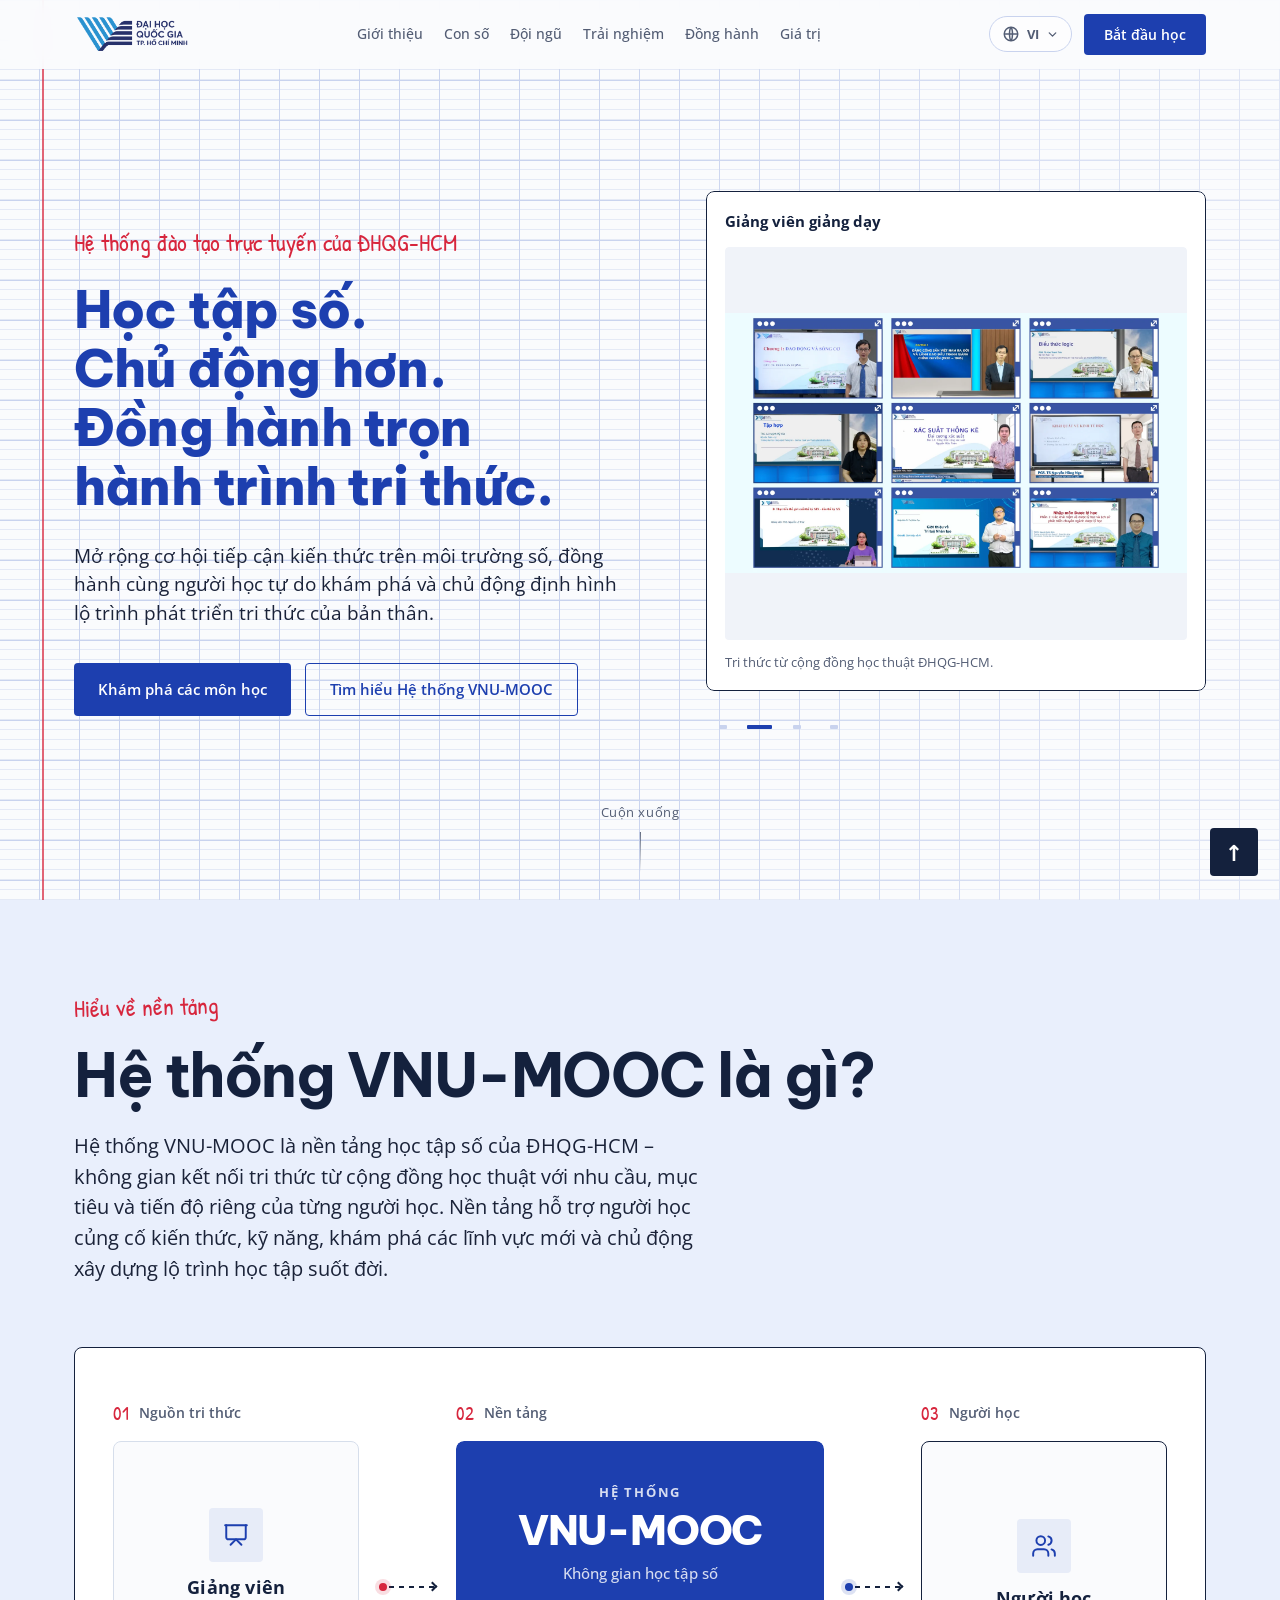
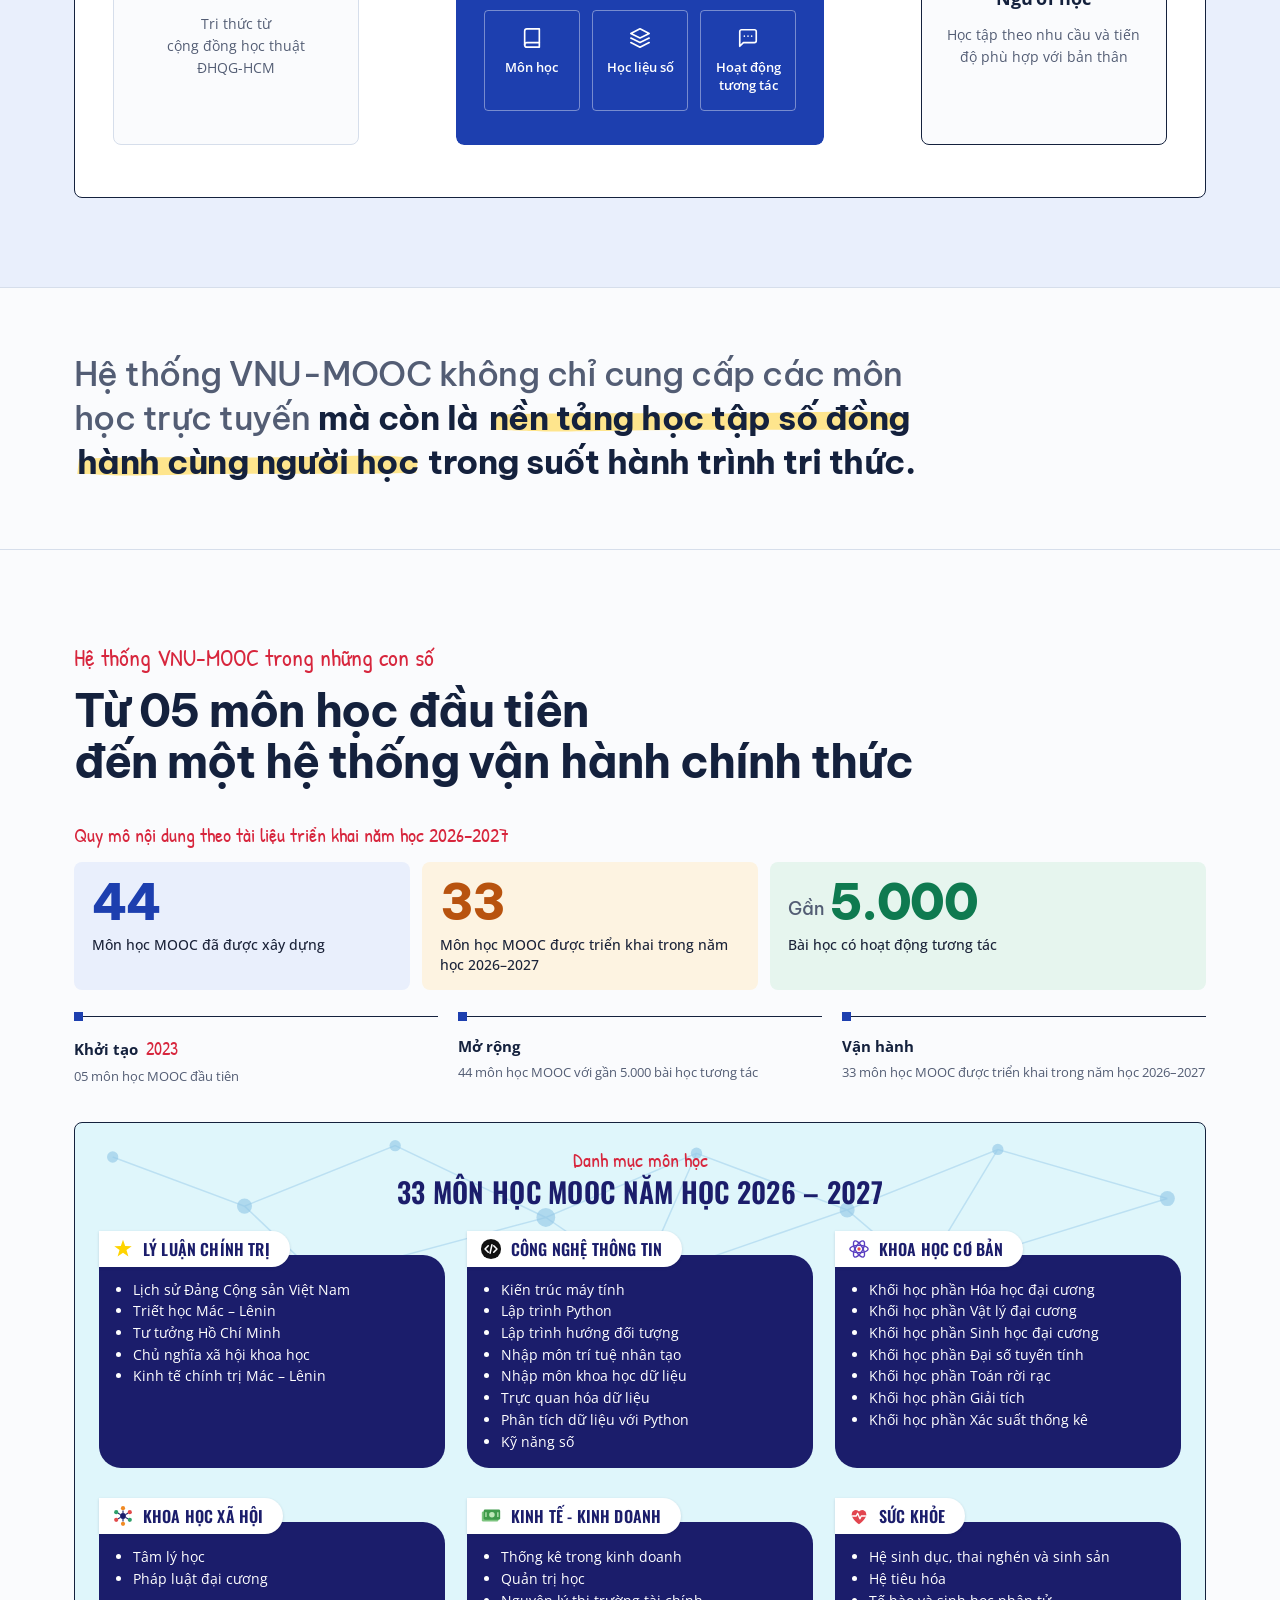
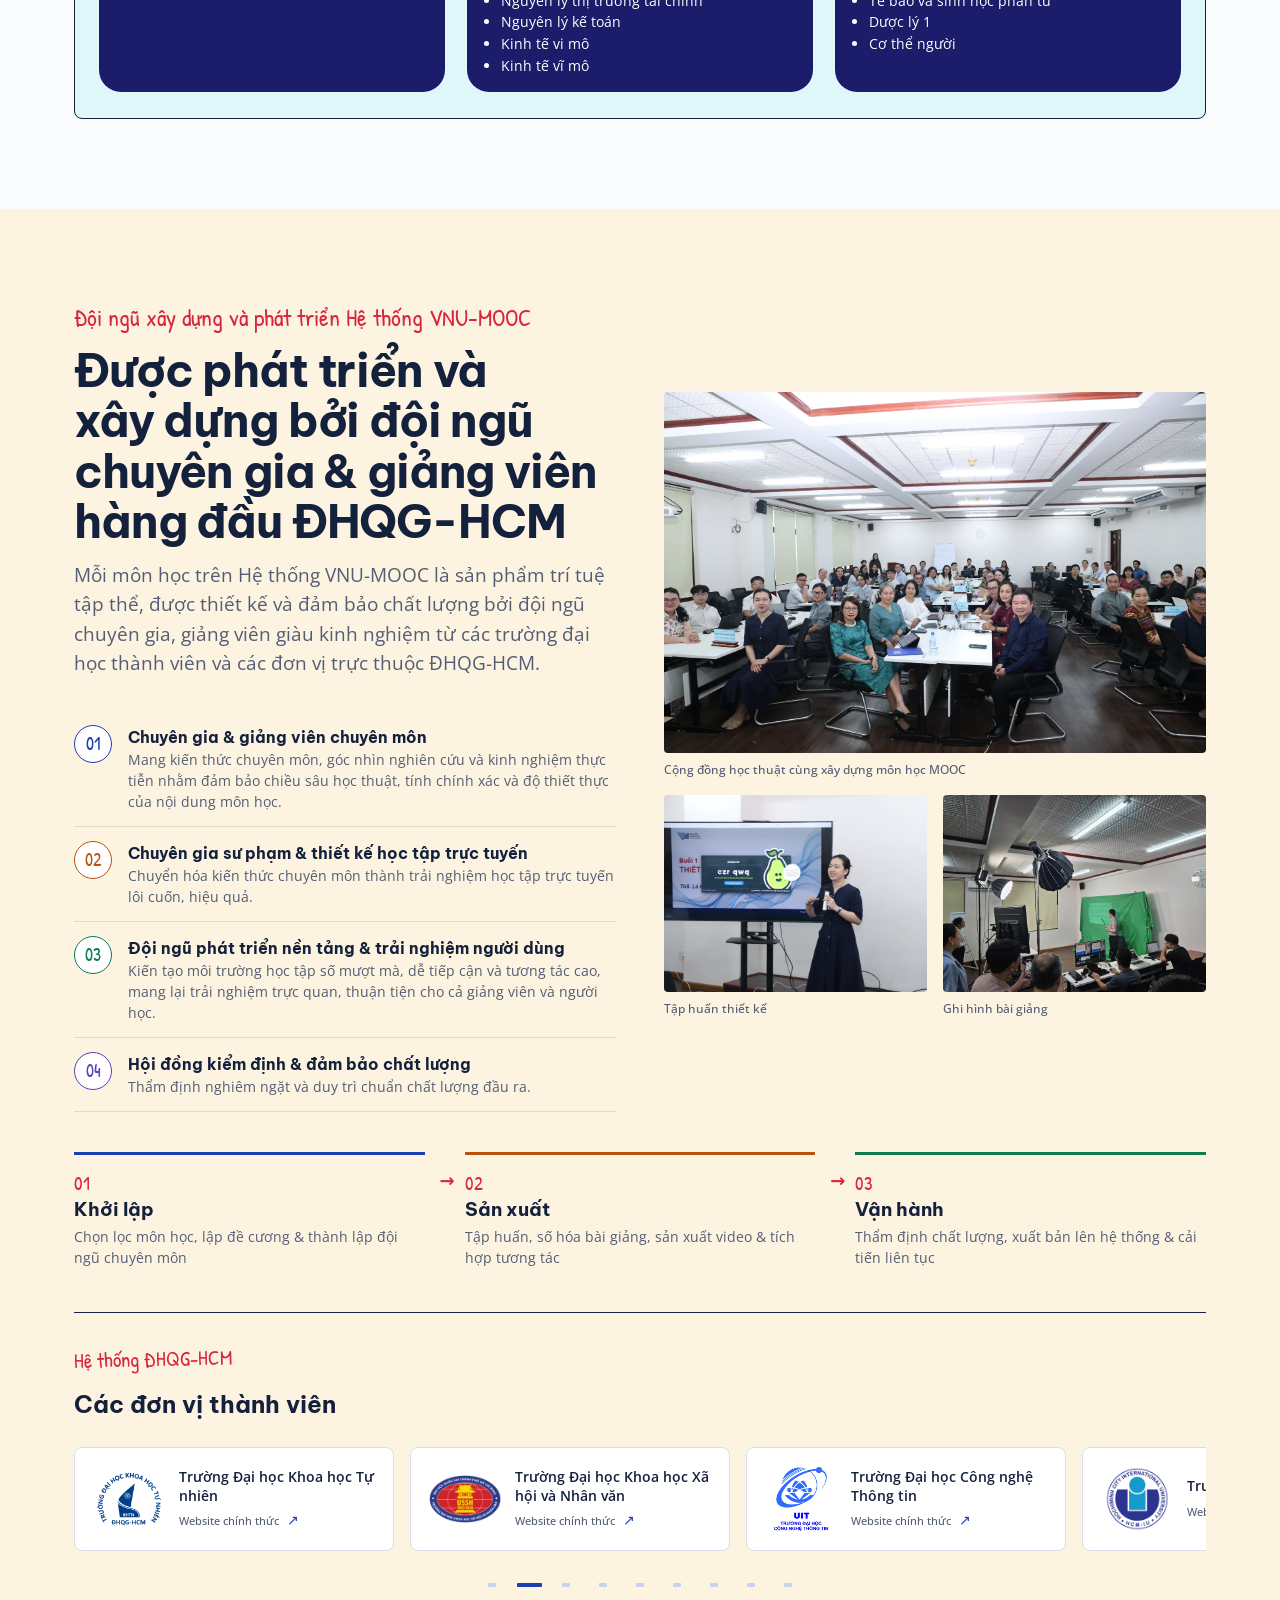
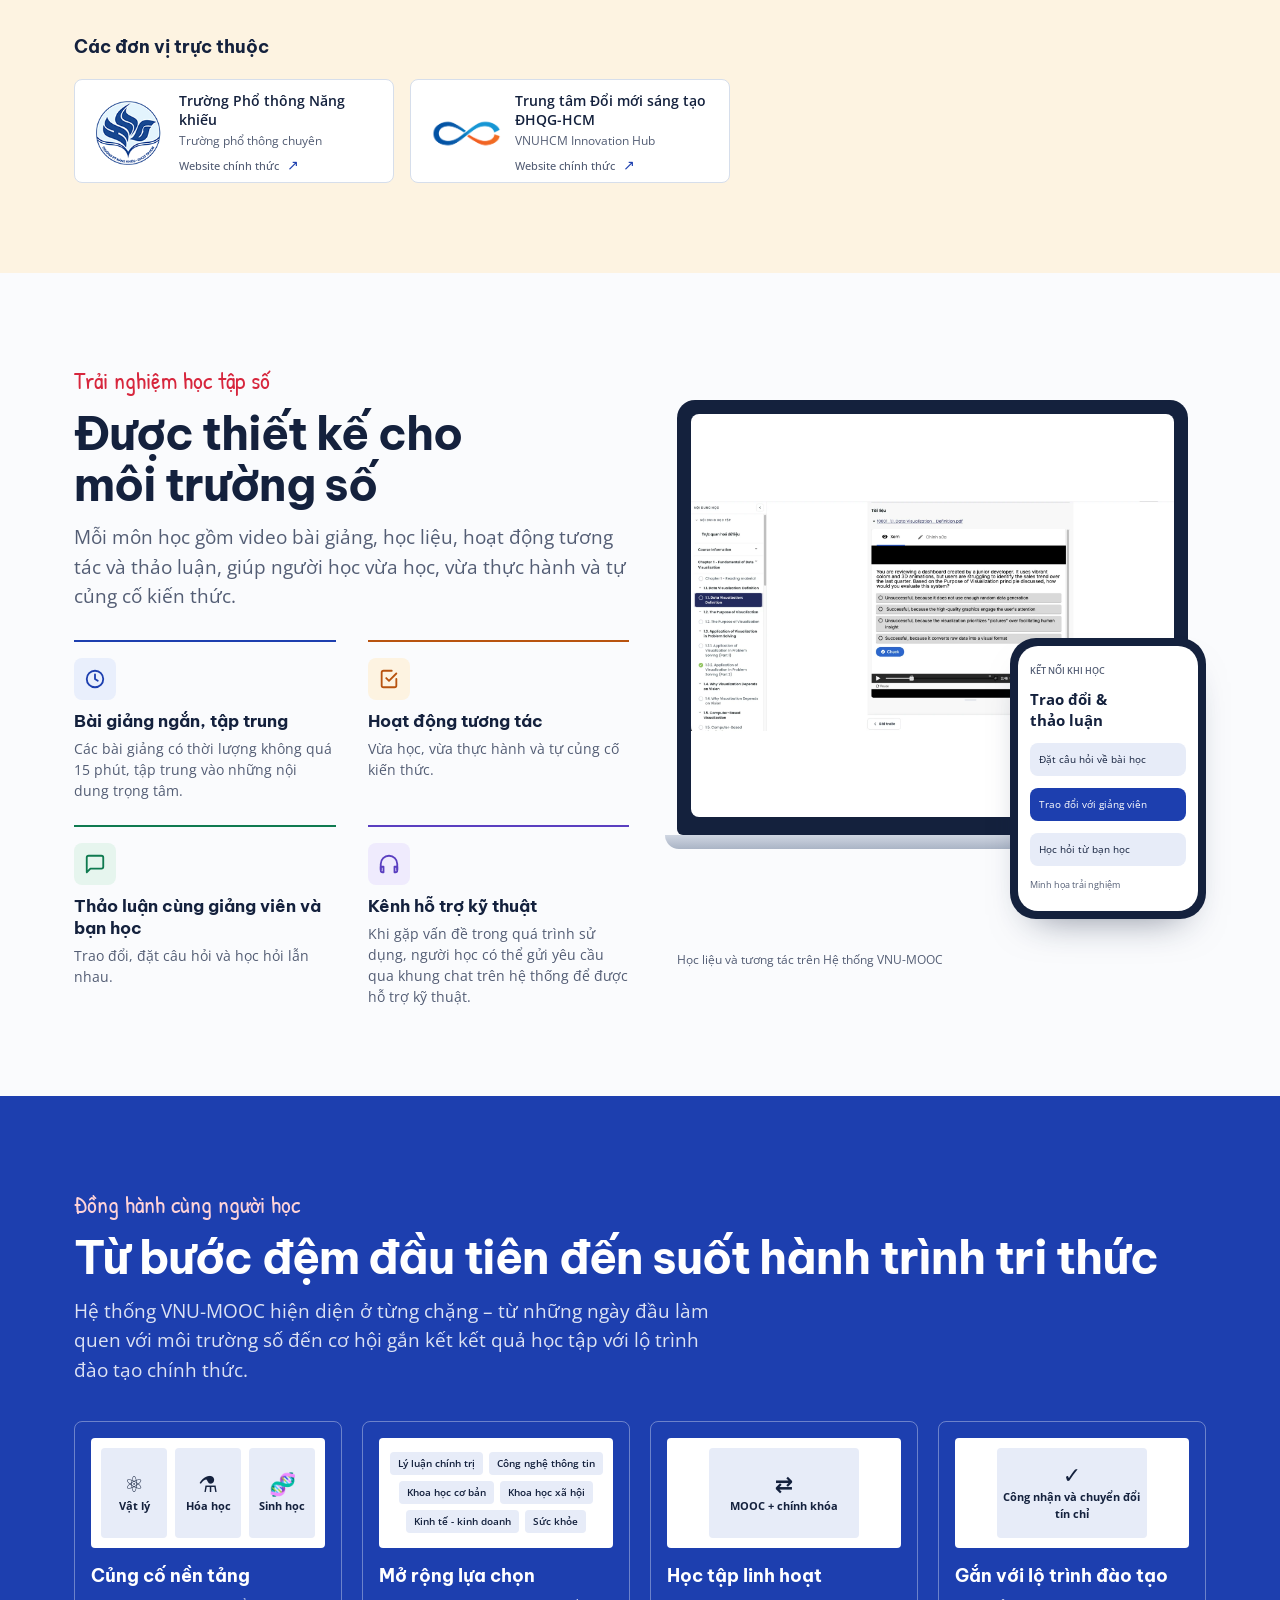
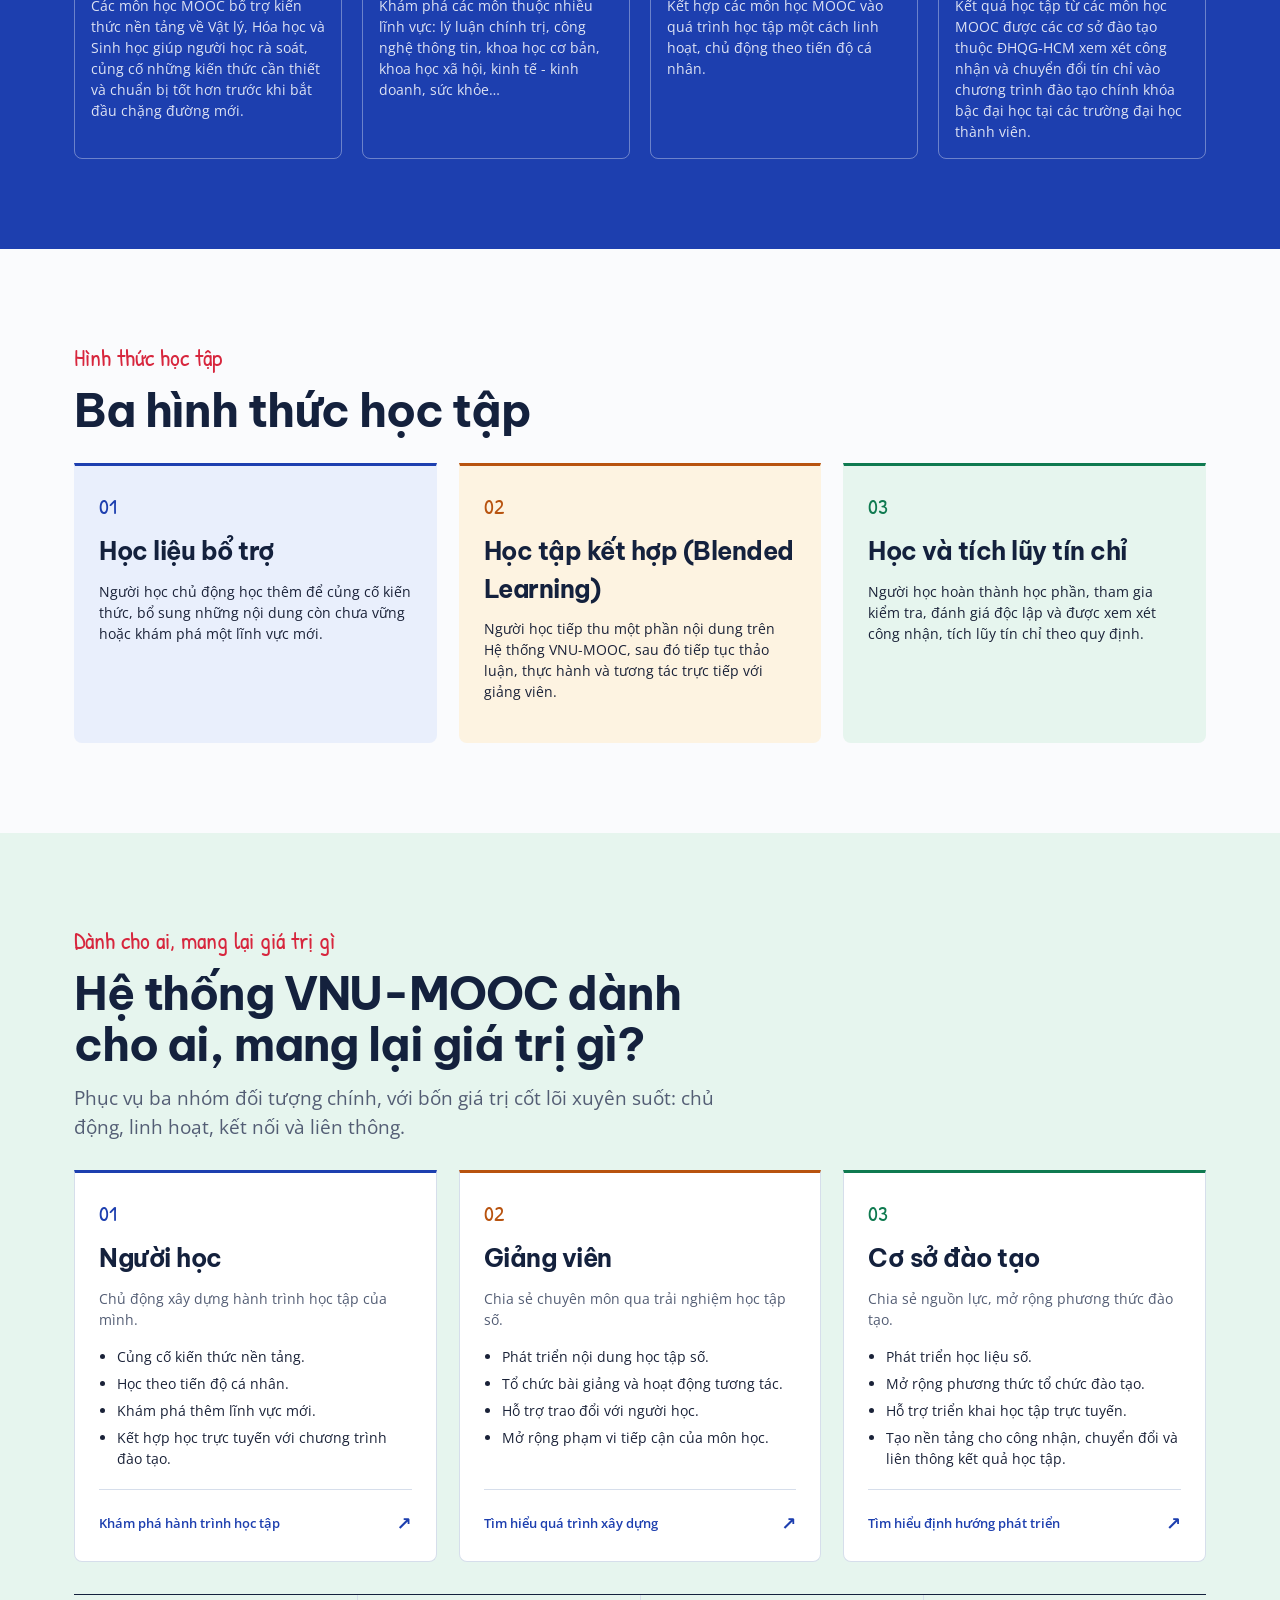
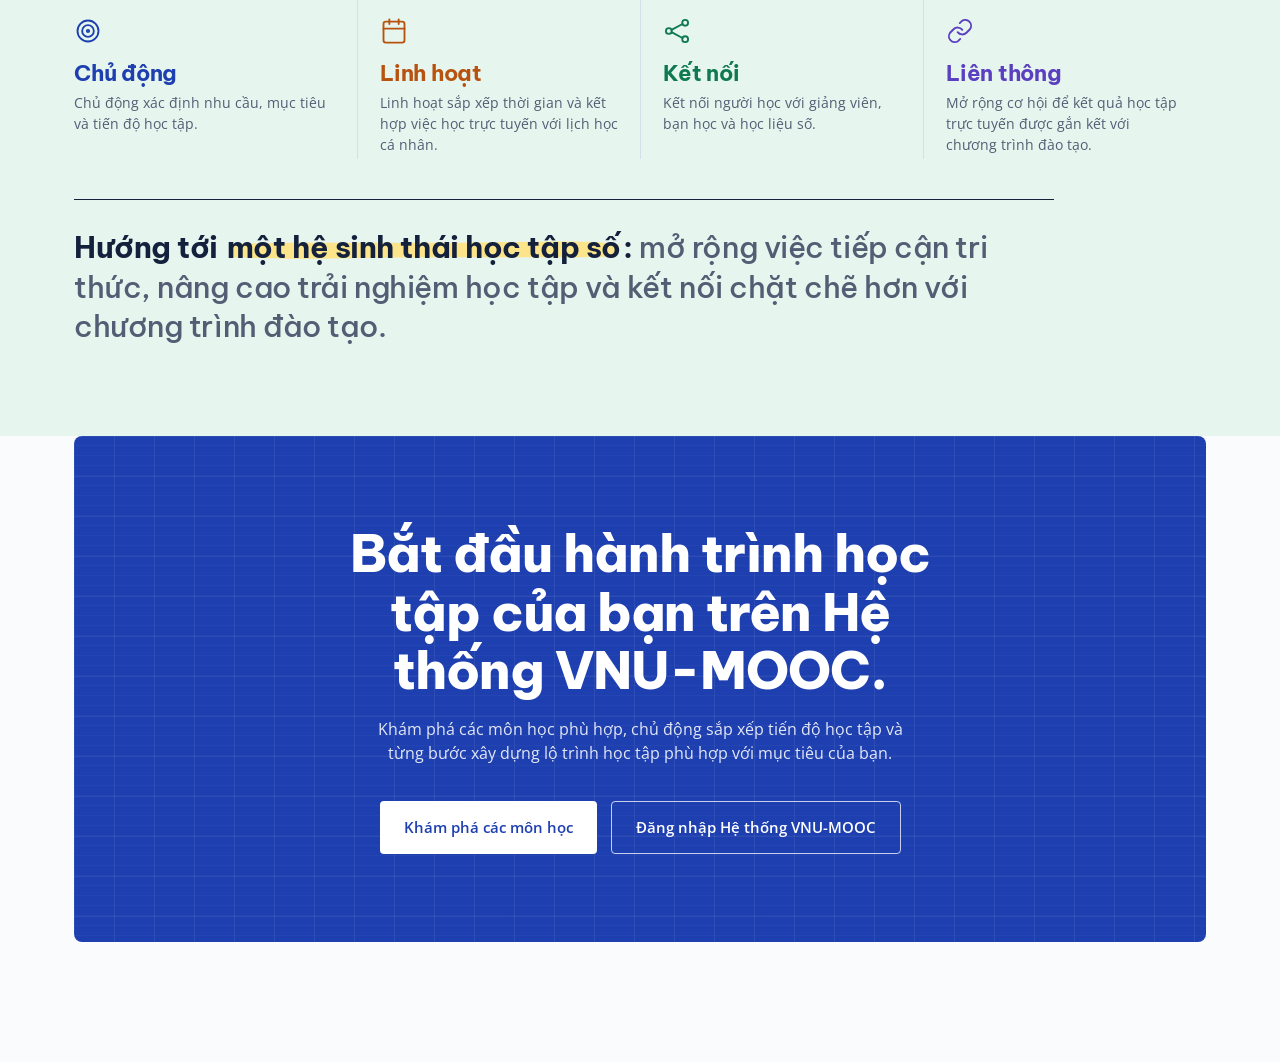
<file: index.html>
<!DOCTYPE html>
<html lang="vi">
<head>
<meta charset="UTF-8">
<meta name="viewport" content="width=device-width, initial-scale=1.0">
<title>Giới thiệu Hệ thống VNU-MOOC</title>
<meta name="description" content="Hệ thống đào tạo trực tuyến của ĐHQG-HCM (Hệ thống VNU-MOOC) – nền tảng học tập số đồng hành cùng người học trên suốt hành trình tri thức.">
<link rel="icon" type="image/png" href="assets/about/logos/VNUHCM2.png">
<link rel="preconnect" href="https://fonts.googleapis.com">
<link rel="preconnect" href="https://fonts.gstatic.com" crossorigin>
<link href="https://fonts.googleapis.com/css2?family=Be+Vietnam+Pro:wght@400;600;700;800&family=Open+Sans:wght@300..800&family=Oswald:wght@500;600&family=Patrick+Hand&display=swap" rel="stylesheet">
<style>
  :root{
    --font-body:"Open Sans","Google Sans","Inter",system-ui,-apple-system,sans-serif;
    --font-display:"Be Vietnam Pro","Google Sans","Inter",system-ui,-apple-system,sans-serif;
    --navy:#14213d;
    --blue:#1d3faf;
    --blue-2:#3d63d6;
    --sky:#e7ecf8;
    --accent:#d7263d;
    --accent-2:#ffe27a;
    --ink:#1a2238;
    --muted:#535d74;
    --line:#d6deeb;
    --rule:#c9d3ee;
    --bg:#fafbfd;
    --bg-soft:#f0f3f9;
    --radius:20px;
    --max:1180px;
  }
  *{box-sizing:border-box;margin:0;padding:0}
  html{scroll-behavior:smooth}
  body{font-family:var(--font-body);color:var(--ink);background:var(--bg);line-height:1.6;-webkit-font-smoothing:antialiased;overflow-x:hidden}
  img{max-width:100%;display:block}
  a{color:inherit;text-decoration:none}
  .wrap{max-width:var(--max);margin:0 auto;padding:0 24px}
  .eyebrow{display:inline-flex;align-items:center;gap:10px;font-size:13px;font-weight:700;letter-spacing:.14em;text-transform:uppercase;color:var(--blue)}
  .eyebrow::before{content:"";width:28px;height:2px;background:currentColor}
  h2.title{font-size:clamp(28px,4vw,46px);line-height:1.15;font-weight:800;letter-spacing:-.02em;margin:14px 0 18px;text-wrap:balance}
  .lead{font-size:clamp(16px,1.6vw,19px);color:var(--muted);max-width:640px}
  section{padding:clamp(72px,10vw,128px) 0;position:relative}

  /* reveal */
  .js-ready .reveal{opacity:0;transform:translateY(28px);transition:opacity .8s ease,transform .8s cubic-bezier(.2,.7,.2,1)}
  .js-ready .reveal.in{opacity:1;transform:none}
  .d1{transition-delay:.1s}.d2{transition-delay:.2s}.d3{transition-delay:.3s}.d4{transition-delay:.4s}
  @media (prefers-reduced-motion:reduce){.reveal{opacity:1;transform:none;transition:none}html{scroll-behavior:auto}}

  /* NAV */
  .nav{position:fixed;inset:0 0 auto 0;z-index:50;transition:background .3s,box-shadow .3s}
  .nav .wrap{display:flex;align-items:center;justify-content:space-between;height:68px}
  .logo{display:flex;align-items:center;background:#fff;border-radius:12px;padding:6px 12px}
  .logo img{height:38px;width:auto;display:block}
  .nav-links{display:flex;gap:28px;font-size:14px;font-weight:500;color:rgba(255,255,255,.85)}
  .nav-links a:hover{color:#fff}
  .nav.scrolled{background:rgba(255,255,255,.92);backdrop-filter:blur(12px);box-shadow:0 1px 0 var(--line)}
  .nav.scrolled .logo{color:var(--navy)}
  .nav.scrolled .nav-links{color:var(--muted)}
  .nav.scrolled .nav-links a:hover{color:var(--blue)}
  .btn{display:inline-flex;align-items:center;gap:10px;padding:14px 26px;border-radius:999px;font-weight:600;font-size:15px;transition:transform .2s,box-shadow .2s,background .2s;cursor:pointer;border:0}
  .btn:hover{transform:translateY(-2px)}
  .btn-primary{background:var(--accent);color:var(--navy);box-shadow:0 10px 30px -10px rgba(255,176,32,.7)}
  .btn-ghost{background:rgba(255,255,255,.1);color:#fff;border:1px solid rgba(255,255,255,.35)}
  .btn-ghost:hover{background:rgba(255,255,255,.18)}
  .nav .btn{padding:10px 20px;font-size:14px}
  .nav-actions{display:flex;align-items:center;gap:10px}
  .nw{white-space:nowrap}
  .vm-core-kicker{position:relative;display:block;margin-bottom:6px;color:rgba(255,255,255,.82);font-size:13px;font-weight:700;letter-spacing:.14em;text-transform:uppercase}
  .nav-lang{position:relative}
  .nav-lang>summary{list-style:none;display:inline-flex;align-items:center;gap:7px;cursor:pointer;padding:8px 12px;border:1px solid var(--rule);border-radius:999px;color:var(--muted);background:rgba(255,255,255,.6);font-size:13px;font-weight:700;line-height:1;transition:color .2s,border-color .2s}
  .nav-lang>summary::-webkit-details-marker{display:none}
  .nav-lang>summary:hover{color:var(--blue);border-color:var(--blue)}
  .nav-lang__globe{width:18px;height:18px;flex:none}
  .nav-lang__chev{width:13px;height:13px;flex:none;transition:transform .25s}
  .nav-lang[open] .nav-lang__chev{transform:rotate(180deg)}
  .nav-lang__pop{position:absolute;right:0;top:calc(100% + 8px);min-width:158px;background:#fff;border:1px solid var(--line);border-radius:12px;box-shadow:0 16px 40px -16px rgba(10,42,94,.35);padding:6px;display:flex;flex-direction:column;gap:2px;z-index:60}
  .nav-lang__pop a{padding:10px 12px;border-radius:8px;font-size:14px;font-weight:600;color:var(--ink)}
  .nav-lang__pop a:hover{background:var(--bg-soft);color:var(--blue)}
  .nav-lang__pop a.is-active{background:var(--sky);color:var(--blue)}
  @media (max-width:860px){.nav-links{display:none}}

  /* 01 HERO */
  .hero{min-height:100vh;min-height:100svh;display:flex;align-items:center;padding:120px 0 80px;color:#fff;overflow:hidden;
    background:radial-gradient(1200px 600px at 85% 20%,rgba(47,124,246,.55),transparent 60%),
               radial-gradient(800px 500px at 10% 90%,rgba(255,122,69,.28),transparent 60%),
               linear-gradient(160deg,#06173a 0%,var(--navy) 55%,#0e3a86 100%)}
  .hero::after{content:"";position:absolute;inset:0;background-image:linear-gradient(rgba(255,255,255,.05) 1px,transparent 1px),linear-gradient(90deg,rgba(255,255,255,.05) 1px,transparent 1px);background-size:56px 56px;mask-image:radial-gradient(ellipse at 70% 40%,#000 20%,transparent 70%);pointer-events:none}
  .hero-grid{display:grid;grid-template-columns:1.1fr .9fr;gap:56px;align-items:center;position:relative;z-index:1}
  .hero .eyebrow{color:var(--accent)}
  .hero h1{font-size:clamp(38px,6vw,72px);line-height:1.05;font-weight:800;letter-spacing:-.03em;margin:18px 0 24px}
  .hero h1 span{display:block}
  .hero h1 .hl{background:linear-gradient(90deg,var(--accent),var(--accent-2));-webkit-background-clip:text;background-clip:text;color:transparent}
  .hero p{font-size:clamp(16px,1.5vw,19px);color:rgba(255,255,255,.78);max-width:560px;margin-bottom:36px}
  .hero-cta{display:flex;flex-wrap:wrap;gap:14px}
  .scroll-hint{position:absolute;bottom:28px;left:50%;transform:translateX(-50%);z-index:1;font-size:12px;letter-spacing:.2em;text-transform:uppercase;color:rgba(255,255,255,.6);display:flex;flex-direction:column;align-items:center;gap:10px}
  .scroll-hint i{width:1px;height:40px;background:linear-gradient(rgba(255,255,255,.7),transparent);animation:drip 2s infinite}
  @keyframes drip{0%{transform:scaleY(0);transform-origin:top}50%{transform:scaleY(1);transform-origin:top}51%{transform-origin:bottom}100%{transform:scaleY(0);transform-origin:bottom}}

  /* hero visual: cycling story cards */
  .stage{position:relative;aspect-ratio:4/4.2;max-width:480px;margin-left:auto;width:100%;border-radius:28px;overflow:hidden;box-shadow:0 40px 80px -30px rgba(0,0,0,.5)}
  .scene{position:absolute;inset:0;border-radius:28px;padding:26px;background:rgba(255,255,255,.07);border:1px solid rgba(255,255,255,.16);backdrop-filter:blur(8px);display:flex;flex-direction:column;opacity:0;transform:translateX(104%);transition:opacity .6s cubic-bezier(.4,0,.2,1),transform .6s cubic-bezier(.4,0,.2,1)}
  .scene.active{opacity:1;transform:translateX(0)}
  .scene.prev{opacity:0;transform:translateX(-104%)}
  .scene-tag{font-size:12px;font-weight:600;letter-spacing:.1em;text-transform:uppercase;color:var(--accent);margin-bottom:14px}
  .scene-body{flex:1;border-radius:18px;background:rgba(255,255,255,.95);color:var(--ink);padding:20px;display:flex;flex-direction:column;gap:12px;overflow:hidden}
  .ph-video{flex:1;border-radius:12px;background:linear-gradient(135deg,#1c4aa0,#3a86ff);display:grid;place-items:center;position:relative;min-height:140px}
  .ph-video .play{width:62px;height:62px;border-radius:50%;background:rgba(255,255,255,.95);display:grid;place-items:center;box-shadow:0 10px 30px rgba(0,0,0,.25)}
  .ph-video .play::after{content:"";border-left:18px solid var(--blue);border-top:11px solid transparent;border-bottom:11px solid transparent;margin-left:5px}
  .ph-video .dur{position:absolute;right:10px;bottom:10px;font-size:11px;font-weight:600;background:rgba(0,0,0,.55);color:#fff;padding:3px 8px;border-radius:6px}
  .bar{height:10px;border-radius:6px;background:var(--line)}
  .bar.w70{width:70%}.bar.w50{width:50%}.bar.w85{width:85%}
  .quiz-q{font-weight:700;font-size:15px}
  .opt{display:flex;align-items:center;gap:10px;padding:11px 14px;border-radius:12px;border:1.5px solid var(--line);font-size:14px}
  .opt.ok{border-color:#22b573;background:#eafaf2}
  .opt b{width:22px;height:22px;border-radius:50%;border:1.5px solid currentColor;display:grid;place-items:center;font-size:11px;flex:none;color:var(--muted)}
  .opt.ok b{background:#22b573;border-color:#22b573;color:#fff}
  .person{display:flex;align-items:center;gap:12px}
  .avatar{width:44px;height:44px;border-radius:50%;flex:none;background:linear-gradient(135deg,var(--accent),var(--accent-2));display:grid;place-items:center;font-weight:700;color:#fff}
  .avatar.b{background:linear-gradient(135deg,var(--blue-2),var(--blue))}
  .avatar.g{background:linear-gradient(135deg,#22b573,#0c8a55)}
  .course-row{display:flex;gap:10px;align-items:center;padding:10px;border-radius:12px;background:var(--bg-soft)}
  .course-thumb{width:48px;height:40px;border-radius:8px;flex:none}
  .progress{height:6px;border-radius:4px;background:var(--line);overflow:hidden;margin-top:6px}
  .progress i{display:block;height:100%;background:var(--blue-2);border-radius:4px}
  .dots{position:absolute;bottom:-34px;left:0;display:flex;gap:8px}
  .dots span{width:8px;height:8px;border-radius:4px;background:rgba(255,255,255,.3);transition:width .4s,background .4s}
  .dots span.on{width:26px;background:var(--accent)}
  @media (max-width:960px){.hero-grid{grid-template-columns:1fr}.stage{margin:20px auto 30px;max-width:420px}}

  /* manifesto */
  .manifesto{padding:clamp(60px,8vw,96px) 0;background:var(--bg-soft);text-align:center}
  .manifesto p{font-size:clamp(22px,3vw,34px);font-weight:700;line-height:1.35;letter-spacing:-.015em;max-width:900px;margin:0 auto;text-wrap:balance}
  .manifesto p em{font-style:normal;color:var(--muted);font-weight:500}
  .manifesto p strong{color:var(--blue)}

  /* 02 NUMBERS */
  .numbers-head{display:flex;justify-content:space-between;align-items:end;gap:40px;flex-wrap:wrap;margin-bottom:56px}
  .milestones{display:grid;grid-template-columns:1fr 1fr;gap:0;position:relative;margin-bottom:28px;border-radius:var(--radius);background:var(--navy);color:#fff;overflow:hidden}
  .milestone{padding:34px 36px;position:relative}
  .milestone + .milestone{border-left:1px dashed rgba(255,255,255,.25)}
  .milestone .yr{font-size:clamp(34px,4.5vw,52px);font-weight:800;letter-spacing:-.02em;line-height:1;color:var(--accent)}
  .milestone p{color:rgba(255,255,255,.8);margin-top:12px;max-width:380px}
  .milestone .arrow{position:absolute;right:-18px;top:50%;transform:translateY(-50%);width:36px;height:36px;border-radius:50%;background:var(--accent);color:var(--navy);display:grid;place-items:center;font-weight:800;z-index:2}
  .stats{display:grid;grid-template-columns:repeat(3,1fr);gap:20px}
  .stat{padding:36px 32px;border-radius:var(--radius);background:var(--bg);border:1px solid var(--line);position:relative;overflow:hidden}
  .stat::before{content:"";position:absolute;left:0;top:0;height:4px;width:100%;background:linear-gradient(90deg,var(--blue),var(--blue-2))}
  .stat:nth-child(3)::before{background:linear-gradient(90deg,var(--accent),var(--accent-2))}
  .stat .num{font-size:clamp(56px,7vw,88px);font-weight:800;letter-spacing:-.04em;line-height:1;color:var(--navy);font-variant-numeric:tabular-nums}
  .stat .num small{font-size:.38em;font-weight:700;letter-spacing:0;color:var(--muted);display:block;margin-bottom:6px}
  .stat p{margin-top:14px;color:var(--muted);font-weight:500}
  @media (max-width:860px){.milestones,.stats{grid-template-columns:1fr}.milestone + .milestone{border-left:0;border-top:1px dashed rgba(255,255,255,.25)}.milestone .arrow{right:auto;left:36px;top:auto;bottom:-18px;transform:rotate(90deg)}}

  /* 03 COMMUNITY */
  .community{background:var(--bg-soft)}
  .community-grid{display:grid;grid-template-columns:1fr 1fr;gap:64px;align-items:center}
  .collage{display:grid;grid-template-columns:repeat(3,1fr);grid-auto-rows:120px;gap:14px}
  .ph{border-radius:18px;position:relative;overflow:hidden;display:flex;align-items:flex-end;padding:14px;color:#fff;font-size:12px;font-weight:600}
  .ph::after{content:"";position:absolute;inset:0;background:linear-gradient(transparent 40%,rgba(0,0,0,.35))}
  .ph span{position:relative;z-index:1}
  .ph .sil{position:absolute;left:50%;bottom:-10%;transform:translateX(-50%);width:56%;aspect-ratio:1/1.2}
  .ph .sil::before{content:"";position:absolute;left:50%;top:0;transform:translateX(-50%);width:46%;aspect-ratio:1;border-radius:50%;background:rgba(255,255,255,.35)}
  .ph .sil::after{content:"";position:absolute;left:0;right:0;bottom:0;height:52%;border-radius:50% 50% 0 0;background:rgba(255,255,255,.35)}
  .c1{grid-row:span 2;background:linear-gradient(160deg,#2f7cf6,#0a2a5e)}
  .c2{background:linear-gradient(160deg,#ffb020,#ff7a45)}
  .c3{background:linear-gradient(160deg,#22b573,#0c6e46)}
  .c4{grid-column:span 2;background:linear-gradient(160deg,#6c5ce7,#2d2a7a)}
  .c5{background:linear-gradient(160deg,#1552b5,#34a0ff)}
  .c6{grid-column:span 2;background:linear-gradient(160deg,#0a2a5e,#1c4aa0)}
  .process{margin-top:32px;display:grid;gap:14px}
  .step{display:flex;gap:16px;align-items:flex-start;padding:18px 20px;border-radius:16px;background:#fff;border:1px solid var(--line)}
  .step .n{flex:none;width:36px;height:36px;border-radius:10px;background:var(--sky);color:var(--blue);font-weight:800;display:grid;place-items:center;font-size:14px}
  .step h3{font-size:16px;font-weight:700}
  .step p{font-size:14px;color:var(--muted)}
  .logo-strip{margin-top:72px;border-top:1px solid var(--line);padding-top:36px;overflow:hidden;mask-image:linear-gradient(90deg,transparent,#000 10%,#000 90%,transparent)}
  .logo-strip small{display:block;text-align:center;color:var(--muted);font-size:13px;margin-bottom:22px;letter-spacing:.08em;text-transform:uppercase;font-weight:600}
  .marquee{display:flex;gap:18px;width:max-content;animation:marq 38s linear infinite}
  .marquee span{white-space:nowrap;padding:14px 24px;border-radius:14px;background:#fff;border:1px solid var(--line);font-weight:600;color:var(--navy);font-size:14px}
  @keyframes marq{to{transform:translateX(-50%)}}
  @media (max-width:960px){.community-grid{grid-template-columns:1fr;gap:48px}}

  /* 04 EXPERIENCE */
  .exp-grid{display:grid;grid-template-columns:1.05fr .95fr;gap:64px;align-items:center}
  .devices{position:relative;padding-bottom:40px}
  .laptop{background:#1b2436;border-radius:18px 18px 6px 6px;padding:14px 14px 18px;box-shadow:0 40px 80px -30px rgba(10,42,94,.45)}
  .screen{background:#fff;border-radius:8px;overflow:hidden;aspect-ratio:16/10;display:grid;grid-template-columns:1.6fr 1fr}
  .screen-main{padding:14px;display:flex;flex-direction:column;gap:10px;border-right:1px solid var(--line)}
  .screen-side{padding:14px;display:flex;flex-direction:column;gap:8px;background:var(--bg-soft)}
  .laptop-base{height:14px;background:linear-gradient(#cfd6e2,#aab4c5);border-radius:0 0 18px 18px;margin:0 -30px}
  .chip{font-size:10px;font-weight:700;padding:4px 8px;border-radius:6px;background:var(--sky);color:var(--blue);width:max-content}
  .lesson{display:flex;gap:8px;align-items:center;font-size:10px;color:var(--muted);padding:6px 8px;border-radius:6px;background:#fff}
  .lesson i{width:8px;height:8px;border-radius:50%;background:var(--line);flex:none}
  .lesson.done i{background:#22b573}
  .lesson.now{outline:1.5px solid var(--blue-2);color:var(--ink);font-weight:600}
  .lesson.now i{background:var(--blue-2)}
  .phone{position:absolute;right:-10px;bottom:0;width:34%;min-width:150px;background:#1b2436;border-radius:26px;padding:8px;box-shadow:0 30px 60px -20px rgba(10,42,94,.5)}
  .phone-screen{background:#fff;border-radius:20px;padding:14px 12px;display:flex;flex-direction:column;gap:8px;aspect-ratio:9/17}
  .msg{font-size:10px;padding:8px 10px;border-radius:12px;background:var(--bg-soft);line-height:1.4}
  .msg.me{background:var(--blue-2);color:#fff;align-self:flex-end;border-bottom-right-radius:4px}
  .msg.t{border-bottom-left-radius:4px}
  .msg b{display:block;font-size:9px;opacity:.7;margin-bottom:2px}
  .features{display:grid;grid-template-columns:1fr 1fr;gap:16px;margin-top:36px}
  .feat{padding:24px;border-radius:18px;border:1px solid var(--line);background:#fff;transition:border-color .25s,box-shadow .25s,transform .25s}
  .feat:hover{border-color:var(--blue-2);box-shadow:0 16px 40px -20px rgba(21,82,181,.35);transform:translateY(-3px)}
  .feat .ic{width:44px;height:44px;border-radius:12px;display:grid;place-items:center;margin-bottom:16px;background:var(--sky);color:var(--blue)}
  .feat .ic svg{width:22px;height:22px}
  .feat h3{font-size:17px;font-weight:700;margin-bottom:6px;line-height:1.3}
  .feat p{font-size:14px;color:var(--muted)}
  @media (max-width:960px){.exp-grid{grid-template-columns:1fr}.devices{order:-1;max-width:560px;margin:0 auto;width:100%}}
  @media (max-width:560px){.features{grid-template-columns:1fr}.phone{right:0}.laptop-base{margin:0 -8px}}

  /* 05 JOURNEY */
  .journey{background:var(--navy);color:#fff;overflow:hidden}
  .journey .eyebrow{color:var(--accent)}
  .journey .lead{color:rgba(255,255,255,.72)}
  .timeline{position:relative;display:grid;grid-template-columns:repeat(4,1fr);gap:24px;margin-top:64px}
  .timeline::before{content:"";position:absolute;left:0;right:0;top:27px;height:2px;background:rgba(255,255,255,.15)}
  .timeline .track{position:absolute;left:0;top:27px;height:2px;width:0;background:linear-gradient(90deg,var(--accent),var(--accent-2));transition:width 1.8s cubic-bezier(.3,.7,.2,1)}
  .timeline.in .track{width:100%}
  .tstep{position:relative}
  .tdot{width:56px;height:56px;border-radius:50%;background:var(--navy);border:2px solid var(--accent);display:grid;place-items:center;font-weight:800;color:var(--accent);position:relative;z-index:1;margin-bottom:26px}
  .tcard{background:rgba(255,255,255,.06);border:1px solid rgba(255,255,255,.12);border-radius:18px;padding:18px;height:calc(100% - 82px)}
  .tthumb{height:110px;border-radius:12px;margin-bottom:16px;display:flex;align-items:center;justify-content:center;gap:8px;padding:10px}
  .tthumb.s1{background:linear-gradient(135deg,#1c4aa0,#2f7cf6)}
  .tthumb.s2{background:linear-gradient(135deg,#6c5ce7,#a29bfe);height:auto;min-height:110px}
  .tthumb.s3{background:linear-gradient(135deg,#0c8a55,#22b573)}
  .tthumb.s4{background:linear-gradient(135deg,#ff7a45,#ffb020)}
  .subj{flex:1;height:100%;border-radius:10px;background:rgba(255,255,255,.18);display:flex;flex-direction:column;align-items:center;justify-content:center;font-size:12px;font-weight:700;gap:4px}
  .subj big{font-size:22px;line-height:1}
  .tags{display:flex;flex-wrap:wrap;gap:6px;justify-content:center}
  .tags em{font-style:normal;font-size:10px;font-weight:600;padding:4px 8px;border-radius:999px;background:rgba(255,255,255,.22)}
  .tstep small{font-size:12px;font-weight:700;letter-spacing:.12em;text-transform:uppercase;color:var(--accent)}
  .tstep h3{font-size:19px;font-weight:700;margin:4px 0 8px;line-height:1.3}
  .tstep p{font-size:14px;color:rgba(255,255,255,.72)}
  @media (max-width:960px){
    .timeline{grid-template-columns:1fr;gap:28px;padding-left:76px}
    .timeline::before,.timeline .track{left:27px;top:0;bottom:0;width:2px;height:auto}
    .timeline .track{height:0;bottom:auto;transition:height 1.8s cubic-bezier(.3,.7,.2,1)}
    .timeline.in .track{width:2px;height:100%}
    .tdot{position:absolute;left:-76px;top:0;margin:0}
    .tcard{height:auto}
  }

  /* Giá trị cốt lõi — dải thẻ gọn trong section "dành cho ai / giá trị gì" */
  .pillars{display:grid;grid-template-columns:repeat(4,1fr);gap:16px;margin-top:48px}
  .pillar{position:relative;border-radius:18px;min-height:210px;padding:20px;display:flex;flex-direction:column;justify-content:flex-end;color:#fff;overflow:hidden;isolation:isolate;transition:transform .35s}
  .pillar:hover{transform:translateY(-4px)}
  .pillar::before{content:"";position:absolute;inset:0;z-index:-1;transition:transform .6s}
  .pillar:hover::before{transform:scale(1.06)}
  .pillar::after{content:"";position:absolute;inset:0;z-index:-1;background:linear-gradient(transparent 30%,rgba(6,23,58,.75))}
  .p1::before{background:radial-gradient(circle at 70% 25%,rgba(255,255,255,.25) 0 60px,transparent 61px),linear-gradient(160deg,#2f7cf6,#0a2a5e)}
  .p2::before{background:radial-gradient(circle at 30% 30%,rgba(255,255,255,.22) 0 80px,transparent 81px),linear-gradient(160deg,#ffb020,#e0512a)}
  .p3::before{background:radial-gradient(circle at 25% 25%,rgba(255,255,255,.25) 0 30px,transparent 31px),radial-gradient(circle at 70% 35%,rgba(255,255,255,.2) 0 40px,transparent 41px),linear-gradient(160deg,#22b573,#0a4f33)}
  .p4::before{background:repeating-linear-gradient(135deg,rgba(255,255,255,.08) 0 14px,transparent 14px 28px),linear-gradient(160deg,#6c5ce7,#241f63)}
  .pillar .idx{position:absolute;top:16px;left:18px;font-size:12px;font-weight:700;opacity:.8}
  .pillar .icon-lg{position:absolute;top:14px;right:16px;width:30px;height:30px;opacity:.9}
  .pillar h3{font-size:clamp(16px,1.4vw,19px);font-weight:800;letter-spacing:.02em;line-height:1.15;margin-bottom:6px}
  .pillar p{font-size:13px;color:rgba(255,255,255,.88)}
  .vision-note{margin-top:44px;padding-top:26px;border-top:1px solid var(--line);font-size:15px;color:var(--muted);max-width:760px}
  .vision-note strong{color:var(--navy);font-weight:700}
  @media (max-width:1024px){.pillars{grid-template-columns:1fr 1fr}.pillar{min-height:180px}}
  @media (max-width:560px){.pillars{grid-template-columns:1fr}.pillar{min-height:150px}}

  /* 07 CTA */
  .cta{padding:0 0 clamp(72px,10vw,120px)}
  .cta-box{border-radius:32px;padding:clamp(48px,7vw,88px) clamp(24px,5vw,72px);color:#fff;text-align:center;position:relative;overflow:hidden;
    background:radial-gradient(600px 300px at 90% 0%,rgba(255,176,32,.35),transparent 60%),radial-gradient(700px 400px at 0% 100%,rgba(47,124,246,.55),transparent 60%),linear-gradient(135deg,#06173a,#0e3a86)}
  .cta-box h2{color:white;font-size:clamp(28px,4.4vw,52px);font-weight:800;letter-spacing:-.02em;line-height:1.12;max-width:780px;margin:0 auto 18px;text-wrap:balance}
  .cta-box > p{color:rgba(255,255,255,.75);max-width:560px;margin:0 auto 36px}
  .cta-btns{display:flex;justify-content:center;flex-wrap:wrap;gap:14px}
  .shortcuts{display:grid;grid-template-columns:repeat(3,1fr);gap:14px;max-width:760px;margin:48px auto 0}
  .shortcut{display:flex;align-items:center;justify-content:space-between;gap:12px;padding:18px 20px;border-radius:16px;background:rgba(255,255,255,.08);border:1px solid rgba(255,255,255,.15);text-align:left;font-weight:600;transition:background .2s}
  .shortcut:hover{background:rgba(255,255,255,.16)}
  .shortcut small{display:block;font-weight:400;font-size:12px;color:rgba(255,255,255,.65)}
  .shortcut .go{font-size:18px;color:var(--accent)}
  @media (max-width:700px){.shortcuts{grid-template-columns:1fr}}

  .to-top{position:fixed;right:22px;bottom:24px;z-index:60;width:48px;height:48px;border-radius:50%;display:grid;place-items:center;background:var(--blue);color:#fff;font-size:22px;font-weight:700;box-shadow:0 12px 30px -10px rgba(21,82,181,.55);transition:transform .2s,background .2s,box-shadow .2s}
  .to-top:hover{transform:translateY(-3px);background:var(--navy);box-shadow:0 16px 36px -10px rgba(10,42,94,.55)}
</style>
<link rel="stylesheet" href="assets/about/about.css">
<link rel="stylesheet" href="assets/about/notebook.css">
</head>
<body>
<a class="skip-link" href="#noi-dung">Bỏ qua điều hướng</a>

<!-- NAV -->
<header class="nav" id="nav">
  <div class="wrap">
    <a href="#dau-trang" class="logo" aria-label="VNU-MOOC — đầu trang"><img src="assets/about/logos/VNUHCM.png" alt="Logo VNU-MOOC" width="6050" height="1986" loading="eager" decoding="async"></a>
    <nav class="nav-links" id="page-nav" aria-label="Điều hướng trang giới thiệu">
      <a href="#gioi-thieu">Giới thiệu</a>
      <a href="#so-lieu">Con số</a>
      <a href="#doi-ngu">Đội ngũ</a>
      <a href="#trai-nghiem">Trải nghiệm</a>
      <a href="#hanh-trinh">Đồng hành</a>
      <a href="#gia-tri">Giá trị</a>
    </nav>
    <div class="nav-actions"><details class="nav-lang"><summary aria-haspopup="true" aria-label="Ngôn ngữ"><svg class="nav-lang__globe" viewBox="0 0 24 24" fill="none" stroke="currentColor" stroke-width="2"><circle cx="12" cy="12" r="9"/><path d="M3 12h18"/><path d="M12 3c2.6 3 2.6 15 0 18M12 3c-2.6 3-2.6 15 0 18"/></svg><span>VI</span><svg class="nav-lang__chev" viewBox="0 0 24 24" fill="none" stroke="currentColor" stroke-width="2.4" stroke-linecap="round" stroke-linejoin="round"><path d="M6 9l6 6 6-6"/></svg></summary><div class="nav-lang__pop"><a href="index.html" class="is-active" aria-current="true">Tiếng Việt</a><a href="en/index.html" class="">English</a></div></details><a href="https://mooc.vnuhcm.edu.vn/clients/login" target="_blank" rel="noopener noreferrer" class="btn btn-primary">Bắt đầu học</a><button class="menu-toggle" type="button" aria-expanded="false" aria-controls="page-nav"><span aria-hidden="true">☰</span><span class="sr-only">Mở menu</span></button></div>
  </div>
</header>

<main id="noi-dung" tabindex="-1">
<!-- 01 HERO -->
<section class="hero" id="dau-trang" aria-labelledby="hero-title">
  <div class="wrap hero-grid">
    <div>
      <span class="eyebrow reveal">Hệ thống đào tạo trực tuyến của ĐHQG-HCM</span>
      <h1 class="reveal d1" id="hero-title">
        <span>Học tập số.</span>
        <span>Chủ động hơn.</span>
        <span class="hl">Đồng hành trọn hành trình tri thức.</span>
      </h1>
      <p class="reveal d2">Mở rộng cơ hội tiếp cận kiến thức trên môi trường số, đồng hành cùng người học tự do khám phá và chủ động định hình lộ trình phát triển tri thức của bản thân.</p>
      <div class="hero-cta reveal d3">
        <button type="button" data-dialog="courses-dialog" class="btn btn-primary">Khám phá các môn học</button>
        <a href="#gioi-thieu" class="btn btn-ghost">Tìm hiểu Hệ thống VNU-MOOC</a>
      </div>
    </div>

<div class="hero-visual reveal d2">
    <div class="stage" role="region" aria-roledescription="bộ ảnh" aria-label="Trải nghiệm Hệ thống VNU-MOOC">
<div class="scene active" id="scene-0" role="group" aria-roledescription="ảnh" aria-label="1 trên 4: Các môn học bổ trợ kiến thức nền" aria-hidden="false"><div class="scene-tag">Các môn học bổ trợ kiến thức nền</div><div class="scene-body"><img src="assets/about/foundation.webp" alt="Vật lý, Hóa học và Sinh học trên Hệ thống VNU-MOOC" width="1600" height="900" class="" loading="eager" decoding="async"><p>Củng cố nền tảng, sẵn sàng để bắt đầu chặng đường mới.</p></div></div>
<div class="scene" id="scene-1" role="group" aria-roledescription="ảnh" aria-label="2 trên 4: Giảng viên giảng dạy" aria-hidden="true"><div class="scene-tag">Giảng viên giảng dạy</div><div class="scene-body"><img src="assets/about/lectures.webp" alt="Các bài giảng của giảng viên trên Hệ thống VNU-MOOC" width="1600" height="900" class="" loading="eager" decoding="async"><p>Tri thức từ cộng đồng học thuật ĐHQG-HCM.</p></div></div>
<div class="scene" id="scene-2" role="group" aria-roledescription="ảnh" aria-label="3 trên 4: Câu hỏi tương tác" aria-hidden="true"><div class="scene-tag">Câu hỏi tương tác</div><div class="scene-body"><img src="assets/about/interactive.webp" alt="Các câu hỏi tương tác và kiểm tra trong bài học" width="1600" height="900" class="" loading="eager" decoding="async"><p>Vừa học, vừa thực hành và tự kiểm tra.</p></div></div>
<div class="scene" id="scene-3" role="group" aria-roledescription="ảnh" aria-label="4 trên 4: Giao diện môn học" aria-hidden="true"><div class="scene-tag">Giao diện môn học</div><div class="scene-body"><img src="assets/about/platform.webp" alt="Giao diện danh sách môn học trên Hệ thống VNU-MOOC" width="1600" height="1177" class="" loading="eager" decoding="async"><p>Chủ động lựa chọn nội dung học tập phù hợp.</p></div></div>
</div><div class="scene-controls"><div class="dots" aria-label="Chọn ảnh"><button type="button" class="scene-dot on" aria-label="Xem ảnh 1: Các môn học bổ trợ kiến thức nền" aria-controls="scene-0" aria-pressed="true"><span></span></button><button type="button" class="scene-dot" aria-label="Xem ảnh 2: Giảng viên giảng dạy" aria-controls="scene-1" aria-pressed="false"><span></span></button><button type="button" class="scene-dot" aria-label="Xem ảnh 3: Câu hỏi tương tác" aria-controls="scene-2" aria-pressed="false"><span></span></button><button type="button" class="scene-dot" aria-label="Xem ảnh 4: Giao diện môn học" aria-controls="scene-3" aria-pressed="false"><span></span></button></div></div></div>
  </div>
  <div class="scroll-hint">Cuộn xuống<i></i></div>
</section>

<!-- Overview: VNU-MOOC là gì? — sơ đồ dòng chảy Giảng viên → Nền tảng → Người học -->
<section id="gioi-thieu" class="overview" aria-labelledby="overview-title">
  <div class="wrap overview-layout">
    <div class="overview-copy vm-rise">
      <span class="eyebrow">Hiểu về nền tảng</span>
      <h2 class="title" id="overview-title">Hệ thống <span class="nw">VNU-MOOC</span> là gì?</h2>
      <p class="lead">Hệ thống <span class="nw">VNU-MOOC</span> là nền tảng học tập số của ĐHQG-HCM – không gian kết nối tri thức từ cộng đồng học thuật với nhu cầu, mục tiêu và tiến độ riêng của từng người học. Nền tảng hỗ trợ người học củng cố kiến thức, kỹ năng, khám phá các lĩnh vực mới và chủ động xây dựng lộ trình học tập suốt đời.</p>
    </div>

    <div class="vm-stage vm-rise-late" role="group" aria-label="Sơ đồ dòng chảy: Giảng viên tạo tri thức, Hệ thống VNU-MOOC là không gian học tập số, người học học tập theo nhu cầu và tiến độ phù hợp với bản thân">
      <div class="vm-grid" aria-hidden="true"></div>
      <div class="vm-orb vm-orb-a" aria-hidden="true"></div>
      <div class="vm-orb vm-orb-b" aria-hidden="true"></div>

      <div class="vm-row">
        <div class="vm-col vm-col-side vm-rise-25">
          <div class="vm-step-label"><span>01</span>Nguồn tri thức</div>
          <div class="vm-card vm-card-source">
            <span class="vm-icon-box">
              <svg aria-hidden="true" focusable="false" viewBox="0 0 24 24" fill="none" stroke="#ffb020" stroke-width="1.8" stroke-linecap="round" stroke-linejoin="round"><path d="M2 3h20"/><path d="M21 3v11a2 2 0 0 1-2 2H5a2 2 0 0 1-2-2V3"/><path d="m7 21 5-5 5 5"/></svg>
            </span>
            <span class="vm-card-title">Giảng viên</span>
            <span class="vm-card-desc">Tri thức từ <span class="nw">cộng đồng học thuật</span> <span class="nw">ĐHQG-HCM</span></span>
          </div>
        </div>

        <div class="vm-conn vm-conn-h" aria-hidden="true">
          <span class="vm-dot vm-dot-gold"></span>
          <span class="vm-arrow"></span>
        </div>
        <div class="vm-conn vm-conn-v" aria-hidden="true">
          <span class="vm-dot vm-dot-gold vm-dot-v"></span>
          <span class="vm-arrow vm-arrow-v"></span>
        </div>

        <div class="vm-col vm-col-core vm-rise-15">
          <div class="vm-step-label"><span>02</span>Nền tảng</div>
          <div class="vm-core-frame">
            <span class="vm-core-spin" aria-hidden="true"></span>
            <div class="vm-core-inner">
              <div class="vm-core-brand">
                <span class="vm-pulse vm-pulse-gold" aria-hidden="true"></span>
                <span class="vm-pulse vm-pulse-blue" aria-hidden="true"></span>
                <small class="vm-core-kicker">Hệ thống</small>
                <span class="vm-core-title">VNU-MOOC</span>
                <small class="vm-core-sub">Không gian học tập số</small>
              </div>
              <div class="vm-chips">
                <div class="vm-chip">
                  <svg aria-hidden="true" focusable="false" viewBox="0 0 24 24" fill="none" stroke="#ffb020" stroke-width="1.8" stroke-linecap="round" stroke-linejoin="round"><path d="M4 19.5A2.5 2.5 0 0 1 6.5 17H20"/><path d="M6.5 2H20v20H6.5A2.5 2.5 0 0 1 4 19.5v-15A2.5 2.5 0 0 1 6.5 2z"/></svg>
                  <span>Môn học</span>
                </div>
                <div class="vm-chip">
                  <svg aria-hidden="true" focusable="false" viewBox="0 0 24 24" fill="none" stroke="#ffb020" stroke-width="1.8" stroke-linecap="round" stroke-linejoin="round"><path d="M12 2 2 7l10 5 10-5-10-5z"/><path d="m2 17 10 5 10-5"/><path d="m2 12 10 5 10-5"/></svg>
                  <span>Học liệu số</span>
                </div>
                <div class="vm-chip">
                  <svg aria-hidden="true" focusable="false" viewBox="0 0 24 24" fill="none" stroke="#ffb020" stroke-width="1.8" stroke-linecap="round" stroke-linejoin="round"><path d="M21 15a2 2 0 0 1-2 2H7l-4 4V5a2 2 0 0 1 2-2h14a2 2 0 0 1 2 2z"/><path d="M8 10h.01M12 10h.01M16 10h.01"/></svg>
                  <span>Hoạt động tương tác</span>
                </div>
              </div>
            </div>
          </div>
        </div>

        <div class="vm-conn vm-conn-h" aria-hidden="true">
          <span class="vm-dot vm-dot-blue"></span>
          <span class="vm-arrow"></span>
        </div>
        <div class="vm-conn vm-conn-v" aria-hidden="true">
          <span class="vm-dot vm-dot-blue vm-dot-v"></span>
          <span class="vm-arrow vm-arrow-v"></span>
        </div>

        <div class="vm-col vm-col-side vm-rise-35">
          <div class="vm-step-label"><span>03</span>Người học</div>
          <div class="vm-card vm-card-learner">
            <span class="vm-card-glow" aria-hidden="true"></span>
            <span class="vm-icon-box vm-icon-box-learner">
              <svg aria-hidden="true" focusable="false" viewBox="0 0 24 24" fill="none" stroke="#ffd98a" stroke-width="1.8" stroke-linecap="round" stroke-linejoin="round"><path d="M16 21v-2a4 4 0 0 0-4-4H6a4 4 0 0 0-4 4v2"/><circle cx="9" cy="7" r="4"/><path d="M22 21v-2a4 4 0 0 0-3-3.87"/><path d="M16 3.13a4 4 0 0 1 0 7.75"/></svg>
            </span>
            <span class="vm-card-title">Người học</span>
            <span class="vm-card-desc">Học tập theo nhu cầu và tiến độ phù hợp với bản thân</span>
          </div>
        </div>
      </div>
    </div>
  </div>
</section>

<!-- Thông điệp xuyên suốt -->
<section class="manifesto" aria-label="Định vị Hệ thống VNU-MOOC">
  <div class="wrap">
    <p class="reveal"><em>Hệ thống <span class="nw">VNU-MOOC</span> không chỉ cung cấp các môn học trực tuyến</em> mà còn là <strong>nền tảng học tập số đồng hành cùng người học</strong> trong suốt hành trình tri thức.</p>
  </div>
</section>

<!-- 02 NUMBERS -->
<section id="so-lieu">
  <div class="wrap">
    <div class="numbers-head">
      <div>
        <span class="eyebrow reveal">Hệ thống <span class="nw">VNU-MOOC</span> trong những con số</span>
        <h2 class="title reveal d1">Từ 05 môn học đầu tiên<br>đến một hệ thống vận hành chính thức</h2>
      </div>
    </div>

    <div class="numbers-main">
      <p class="data-context reveal">Quy mô nội dung theo tài liệu triển khai năm học 2026–2027</p>
      <div class="stats">
        <div class="stat reveal d1">
          <div class="num" data-count="44">44</div>
          <p>Môn học MOOC đã được xây dựng</p>
        </div>
        <div class="stat reveal d2">
          <div class="num" data-count="33">33</div>
          <p>Môn học MOOC được triển khai trong năm học 2026–2027</p>
        </div>
        <div class="stat reveal d3">
          <div class="num"><small>Gần</small><span data-count="5000" data-format="vi">5.000</span></div>
          <p>Bài học có hoạt động tương tác</p>
        </div>
      </div>
      <ol class="development-story reveal" aria-label="Hành trình phát triển"><li><strong>Khởi tạo <em>2023</em></strong><span>05 môn học MOOC đầu tiên</span></li><li><strong>Mở rộng</strong><span>44 môn học MOOC với gần 5.000 bài học tương tác</span></li><li><strong>Vận hành</strong><span>33 môn học MOOC được triển khai trong năm học 2026–2027</span></li></ol>
    </div>

    <div class="catalog reveal">
      <div class="cat-head"><span class="cat-kicker">Danh mục môn học</span><h3 id="catalog-title"><span class="nw">33 môn học MOOC</span> <span class="nw">năm học 2026 – 2027</span></h3></div>
      <div class="cat-grid" role="region" aria-labelledby="catalog-title" tabindex="0">
        <div class="cat-block"><h4 class="cat-tag"><span class="cat-ic" aria-hidden="true"><svg viewBox="0 0 24 24"><polygon points="12,2 14.4,8.8 21.5,8.9 15.8,13.2 17.9,20.1 12,16 6.1,20.1 8.2,13.2 2.5,8.9 9.6,8.8" fill="#ffd400"/></svg></span>Lý luận chính trị</h4><ul class="cat-panel"><li>Lịch sử Đảng Cộng sản Việt Nam</li><li>Triết học Mác – Lênin</li><li>Tư tưởng Hồ Chí Minh</li><li>Chủ nghĩa xã hội khoa học</li><li>Kinh tế chính trị Mác – Lênin</li></ul></div>
        <div class="cat-block"><h4 class="cat-tag"><span class="cat-ic" aria-hidden="true"><svg viewBox="0 0 24 24"><circle cx="12" cy="12" r="11" fill="#111"/><path d="M9 8.5 5.5 12 9 15.5M15 8.5l3.5 3.5-3.5 3.5M13 7.5l-2 9" fill="none" stroke="#fff" stroke-width="1.7" stroke-linecap="round" stroke-linejoin="round"/></svg></span>Công nghệ thông tin</h4><ul class="cat-panel"><li>Kiến trúc máy tính</li><li>Lập trình Python</li><li>Lập trình hướng đối tượng</li><li>Nhập môn trí tuệ nhân tạo</li><li>Nhập môn khoa học dữ liệu</li><li>Trực quan hóa dữ liệu</li><li>Phân tích dữ liệu với Python</li><li>Kỹ năng số</li></ul></div>
        <div class="cat-block"><h4 class="cat-tag"><span class="cat-ic" aria-hidden="true"><svg viewBox="0 0 24 24" fill="none" stroke="#5a3fc0" stroke-width="1.5"><ellipse cx="12" cy="12" rx="10" ry="4"/><ellipse cx="12" cy="12" rx="10" ry="4" transform="rotate(60 12 12)"/><ellipse cx="12" cy="12" rx="10" ry="4" transform="rotate(-60 12 12)"/><circle cx="12" cy="12" r="1.8" fill="#e24a4a" stroke="none"/></svg></span>Khoa học cơ bản</h4><ul class="cat-panel"><li>Khối học phần Hóa học đại cương</li><li>Khối học phần Vật lý đại cương</li><li>Khối học phần Sinh học đại cương</li><li>Khối học phần Đại số tuyến tính</li><li>Khối học phần Toán rời rạc</li><li>Khối học phần Giải tích</li><li>Khối học phần Xác suất thống kê</li></ul></div>
        <div class="cat-block"><h4 class="cat-tag"><span class="cat-ic" aria-hidden="true"><svg viewBox="0 0 24 24"><path d="M12 6v3M12 15v3M6.7 9l2.6 1.5M14.7 13.5l2.6 1.5M17.3 9l-2.6 1.5M9.3 13.5 6.7 15" stroke="#1b1d6b" stroke-width="1.2"/><circle cx="12" cy="12" r="3.2" fill="#1b1d6b"/><g fill="#f08a24"><circle cx="12" cy="3.5" r="2.3"/><circle cx="12" cy="20.5" r="2.3"/></g><g fill="#2e9e6a"><circle cx="4.6" cy="7.8" r="2.3"/><circle cx="19.4" cy="16.2" r="2.3"/></g><g fill="#e24a4a"><circle cx="19.4" cy="7.8" r="2.3"/><circle cx="4.6" cy="16.2" r="2.3"/></g></svg></span>Khoa học xã hội</h4><ul class="cat-panel"><li>Tâm lý học</li><li>Pháp luật đại cương</li></ul></div>
        <div class="cat-block"><h4 class="cat-tag"><span class="cat-ic" aria-hidden="true"><svg viewBox="0 0 24 24"><rect x="2" y="7" width="18" height="11" rx="1.5" fill="#7cc47f"/><rect x="4" y="5" width="18" height="11" rx="1.5" fill="#3f9a4a"/><circle cx="13" cy="10.5" r="3" fill="#bfe8b8"/><path d="M6.5 8v5M19.5 8v5" stroke="#bfe8b8" stroke-width="1.4"/></svg></span>Kinh tế - kinh doanh</h4><ul class="cat-panel"><li>Thống kê trong kinh doanh</li><li>Quản trị học</li><li>Nguyên lý thị trường tài chính</li><li>Nguyên lý kế toán</li><li>Kinh tế vi mô</li><li>Kinh tế vĩ mô</li></ul></div>
        <div class="cat-block"><h4 class="cat-tag"><span class="cat-ic" aria-hidden="true"><svg viewBox="0 0 24 24"><path d="M12 21s-8-5.2-8-11a4.5 4.5 0 0 1 8-2.8A4.5 4.5 0 0 1 20 10c0 5.8-8 11-8 11z" fill="#e2454f"/><path d="M5 12h4l1.5-3 2.5 6 1.5-3H19" fill="none" stroke="#fff" stroke-width="1.5" stroke-linejoin="round" stroke-linecap="round"/></svg></span>Sức khỏe</h4><ul class="cat-panel"><li>Hệ sinh dục, thai nghén và sinh sản</li><li>Hệ tiêu hóa</li><li>Tế bào và sinh học phân tử</li><li>Dược lý 1</li><li>Cơ thể người</li></ul></div>
      </div>
    </div>
  </div>
</section>

<!-- 03 COMMUNITY -->
<section class="community" id="doi-ngu">
  <div class="wrap">
    <div class="community-grid">
      <div>
        <span class="eyebrow reveal">Đội ngũ xây dựng và phát triển Hệ thống <span class="nw">VNU-MOOC</span></span>
        <h2 class="title reveal d1">Được phát triển và xây dựng bởi đội ngũ chuyên gia &amp; giảng viên hàng đầu ĐHQG-HCM</h2>
        <p class="lead reveal d2">Mỗi môn học trên Hệ thống <span class="nw">VNU-MOOC</span> là sản phẩm trí tuệ tập thể, được thiết kế và đảm bảo chất lượng bởi đội ngũ chuyên gia, giảng viên giàu kinh nghiệm từ các trường đại học thành viên và các đơn vị trực thuộc ĐHQG-HCM.</p>
<div class="process team-roles" role="list">
 <div class="step reveal" role="listitem"><span class="n">01</span><div><h3>Chuyên gia &amp; giảng viên chuyên môn</h3><p>Mang kiến thức chuyên môn, góc nhìn nghiên cứu và kinh nghiệm thực tiễn nhằm đảm bảo chiều sâu học thuật, tính chính xác và độ thiết thực của nội dung môn học.</p></div></div>
 <div class="step reveal" role="listitem"><span class="n">02</span><div><h3>Chuyên gia sư phạm &amp; thiết kế học tập trực tuyến</h3><p>Chuyển hóa kiến thức chuyên môn thành trải nghiệm học tập trực tuyến lôi cuốn, hiệu quả.</p></div></div>
 <div class="step reveal" role="listitem"><span class="n">03</span><div><h3>Đội ngũ phát triển nền tảng &amp; trải nghiệm người dùng</h3><p>Kiến tạo môi trường học tập số mượt mà, dễ tiếp cận và tương tác cao, mang lại trải nghiệm trực quan, thuận tiện cho cả giảng viên và người học.</p></div></div>
 <div class="step reveal" role="listitem"><span class="n">04</span><div><h3>Hội đồng kiểm định &amp; đảm bảo chất lượng</h3><p>Thẩm định nghiêm ngặt và duy trì chuẩn chất lượng đầu ra.</p></div></div>
</div>
      </div>
<div class="academic-gallery reveal"><figure class="gallery-main"><img src="assets/about/faculty.webp" alt="Đội ngũ giảng viên, chuyên gia tham gia tập huấn xây dựng môn học MOOC" width="1600" height="1067" class="" loading="lazy" decoding="async"><figcaption>Cộng đồng học thuật cùng xây dựng môn học MOOC</figcaption></figure><figure><img src="assets/about/workshop.webp" alt="Hoạt động tập huấn thiết kế bài giảng trực tuyến" width="1600" height="1067" class="" loading="lazy" decoding="async"><figcaption>Tập huấn thiết kế</figcaption></figure><figure><img src="assets/about/studio.webp" alt="Đội ngũ thực hiện ghi hình bài giảng tại studio" width="1600" height="1200" class="" loading="lazy" decoding="async"><figcaption>Ghi hình bài giảng</figcaption></figure></div>
    </div>

<ol class="build-flow reveal" aria-label="Quy trình xây dựng môn học MOOC"><li><span class="bf-n">01</span><h3>Khởi lập</h3><p>Chọn lọc môn học, lập đề cương &amp; thành lập đội ngũ chuyên môn</p></li><li><span class="bf-n">02</span><h3>Sản xuất</h3><p>Tập huấn, số hóa bài giảng, sản xuất video &amp; tích hợp tương tác</p></li><li><span class="bf-n">03</span><h3>Vận hành</h3><p>Thẩm định chất lượng, xuất bản lên hệ thống &amp; cải tiến liên tục</p></li></ol><div class="logo-strip member-directory" id="cac-don-vi" aria-labelledby="members-title">
 <div class="member-heading"><div><span class="eyebrow">Hệ thống ĐHQG-HCM</span><h3 id="members-title">Các đơn vị thành viên</h3></div></div>
 <div class="member-slider" role="region" aria-roledescription="băng chuyền" aria-label="Các đơn vị thành viên"><ul class="member-track"><li><a class="member-card member-row" href="https://hcmut.edu.vn/" target="_blank" rel="noopener noreferrer"><span class="member-logo"><img src="assets/about/logos/hcmut.png" width="256" height="258" alt="" loading="lazy" decoding="async"></span><span class="member-name">Trường Đại học Bách khoa</span><span class="member-visit">Website chính thức <span aria-hidden="true">↗</span><span class="sr-only"> (mở trong thẻ mới)</span></span></a></li><li><a class="member-card member-row" href="https://hcmus.edu.vn/" target="_blank" rel="noopener noreferrer"><span class="member-logo"><img src="assets/about/logos/hcmus.png" width="488" height="400" alt="" loading="lazy" decoding="async"></span><span class="member-name">Trường Đại học Khoa học Tự nhiên</span><span class="member-visit">Website chính thức <span aria-hidden="true">↗</span><span class="sr-only"> (mở trong thẻ mới)</span></span></a></li><li><a class="member-card member-row" href="https://hcmussh.edu.vn/" target="_blank" rel="noopener noreferrer"><span class="member-logo"><img src="assets/about/logos/ussh.png" width="340" height="224" alt="" loading="lazy" decoding="async"></span><span class="member-name">Trường Đại học Khoa học Xã hội và Nhân văn</span><span class="member-visit">Website chính thức <span aria-hidden="true">↗</span><span class="sr-only"> (mở trong thẻ mới)</span></span></a></li><li><a class="member-card member-row" href="https://www.uit.edu.vn/" target="_blank" rel="noopener noreferrer"><span class="member-logo"><img src="assets/about/logos/uit.png" width="402" height="480" alt="" loading="lazy" decoding="async"></span><span class="member-name">Trường Đại học Công nghệ Thông tin</span><span class="member-visit">Website chính thức <span aria-hidden="true">↗</span><span class="sr-only"> (mở trong thẻ mới)</span></span></a></li><li><a class="member-card member-row" href="https://hcmiu.edu.vn/" target="_blank" rel="noopener noreferrer"><span class="member-logo"><img src="assets/about/logos/iu.png" width="300" height="300" alt="" loading="lazy" decoding="async"></span><span class="member-name">Trường Đại học Quốc tế</span><span class="member-visit">Website chính thức <span aria-hidden="true">↗</span><span class="sr-only"> (mở trong thẻ mới)</span></span></a></li><li><a class="member-card member-row" href="https://uel.edu.vn/" target="_blank" rel="noopener noreferrer"><span class="member-logo"><img src="assets/about/logos/uel.svg" width="320" height="320" alt="" loading="lazy" decoding="async"></span><span class="member-name">Trường Đại học Kinh tế – Luật</span><span class="member-visit">Website chính thức <span aria-hidden="true">↗</span><span class="sr-only"> (mở trong thẻ mới)</span></span></a></li><li><a class="member-card member-row" href="https://www.uhsvnu.edu.vn/" target="_blank" rel="noopener noreferrer"><span class="member-logo"><img src="assets/about/logos/uhs.png" width="359" height="400" alt="" loading="lazy" decoding="async"></span><span class="member-name">Trường Đại học Khoa học Sức khỏe</span><span class="member-visit">Website chính thức <span aria-hidden="true">↗</span><span class="sr-only"> (mở trong thẻ mới)</span></span></a></li><li><a class="member-card member-row" href="https://www.agu.edu.vn/" target="_blank" rel="noopener noreferrer"><span class="member-logo"><img src="assets/about/logos/agu.png" width="400" height="400" alt="" loading="lazy" decoding="async"></span><span class="member-name">Trường Đại học An Giang</span><span class="member-visit">Website chính thức <span aria-hidden="true">↗</span><span class="sr-only"> (mở trong thẻ mới)</span></span></a></li><li><a class="member-card member-row" href="https://www.hcmier.edu.vn/" target="_blank" rel="noopener noreferrer"><span class="member-logo"><img src="assets/about/logos/ier-mark.svg" width="62" height="60" alt="" loading="lazy" decoding="async"></span><span class="member-name">Viện Môi trường và Tài nguyên</span><span class="member-visit">Website chính thức <span aria-hidden="true">↗</span><span class="sr-only"> (mở trong thẻ mới)</span></span></a></li></ul></div><div class="scene-controls member-controls"><div class="dots member-dots" role="group" aria-label="Chọn đơn vị" data-dot-label="Xem đơn vị {i} trên {n}: {name}"></div></div>
 <div class="member-heading member-heading-secondary"><h3>Các đơn vị trực thuộc</h3></div>
<ul class="member-row-list"><li><a class="member-card member-row" href="https://ptnk.edu.vn/" target="_blank" rel="noopener noreferrer"><span class="member-logo"><img src="assets/about/logos/ptnk-mark.svg" width="100" height="98" alt="" loading="lazy" decoding="async"></span><span class="member-name">Trường Phổ thông Năng khiếu</span><span class="member-kind">Trường phổ thông chuyên</span><span class="member-visit">Website chính thức <span aria-hidden="true">↗</span><span class="sr-only"> (mở trong thẻ mới)</span></span></a></li><li><a class="member-card member-row" href="https://innovationhub.vnuhcm.edu.vn/vi" target="_blank" rel="noopener noreferrer"><span class="member-logo"><img src="assets/about/logos/vih-mark.svg" width="320" height="114" alt="" loading="lazy" decoding="async"></span><span class="member-name">Trung tâm Đổi mới sáng tạo <span class="nw">ĐHQG-HCM</span></span><span class="member-kind">VNUHCM Innovation Hub</span><span class="member-visit">Website chính thức <span aria-hidden="true">↗</span><span class="sr-only"> (mở trong thẻ mới)</span></span></a></li></ul>
</div>
  </div>
</section>

<!-- 04 EXPERIENCE -->
<section id="trai-nghiem">
  <div class="wrap exp-grid">
    <div>
      <span class="eyebrow reveal">Trải nghiệm học tập số</span>
      <h2 class="title reveal d1">Được thiết kế cho môi trường số</h2>
      <p class="lead reveal d2">Mỗi môn học gồm video bài giảng, học liệu, hoạt động tương tác và thảo luận, giúp người học vừa học, vừa thực hành và tự củng cố kiến thức.</p>
      <div class="features">
        <div class="feat reveal d1">
          <div class="ic"><svg aria-hidden="true" focusable="false" viewBox="0 0 24 24" fill="none" stroke="currentColor" stroke-width="2" stroke-linecap="round" stroke-linejoin="round"><circle cx="12" cy="12" r="9"/><path d="M12 7v5l3 2"/></svg></div>
          <h3>Bài giảng ngắn, tập trung</h3>
          <p>Các bài giảng có thời lượng không quá 15 phút, tập trung vào những nội dung trọng tâm.</p>
        </div>
        <div class="feat reveal d2">
          <div class="ic"><svg aria-hidden="true" focusable="false" viewBox="0 0 24 24" fill="none" stroke="currentColor" stroke-width="2" stroke-linecap="round" stroke-linejoin="round"><path d="M9 11l3 3 8-8"/><path d="M20 12v7a2 2 0 0 1-2 2H6a2 2 0 0 1-2-2V5a2 2 0 0 1 2-2h9"/></svg></div>
          <h3>Hoạt động tương tác</h3>
          <p>Vừa học, vừa thực hành và tự củng cố kiến thức.</p>
        </div>
        <div class="feat reveal d3">
          <div class="ic"><svg aria-hidden="true" focusable="false" viewBox="0 0 24 24" fill="none" stroke="currentColor" stroke-width="2" stroke-linecap="round" stroke-linejoin="round"><path d="M21 15a2 2 0 0 1-2 2H7l-4 4V5a2 2 0 0 1 2-2h14a2 2 0 0 1 2 2z"/></svg></div>
          <h3>Thảo luận cùng giảng viên và bạn học</h3>
          <p>Trao đổi, đặt câu hỏi và học hỏi lẫn nhau.</p>
        </div>
        <div class="feat reveal d4">
          <div class="ic"><svg aria-hidden="true" focusable="false" viewBox="0 0 24 24" fill="none" stroke="currentColor" stroke-width="2" stroke-linecap="round" stroke-linejoin="round"><path d="M3 18v-6a9 9 0 0 1 18 0v6"/><path d="M21 19a2 2 0 0 1-2 2h-1v-6h3zM3 19a2 2 0 0 0 2 2h1v-6H3z"/></svg></div>
          <h3>Kênh hỗ trợ kỹ thuật</h3>
          <p>Khi gặp vấn đề trong quá trình sử dụng, người học có thể gửi yêu cầu qua khung chat trên hệ thống để được hỗ trợ kỹ thuật.</p>
        </div>
      </div>
    </div>

<figure class="devices reveal">
 <div class="laptop"><div class="screen real-screen"><img src="assets/about/learning.webp" alt="Giao diện bài học với nội dung môn học và câu hỏi tương tác trên Hệ thống VNU-MOOC" width="1600" height="762" class="" loading="lazy" decoding="async"></div></div><div class="laptop-base"></div>
 <div class="phone" aria-hidden="true"><div class="phone-screen"><span class="phone-label">Kết nối khi học</span><strong>Trao đổi &amp;<br>thảo luận</strong><div class="discussion-item">Đặt câu hỏi về bài học</div><div class="discussion-item discussion-blue">Trao đổi với giảng viên</div><div class="discussion-item">Học hỏi từ bạn học</div><small>Minh họa trải nghiệm</small></div></div>
 <figcaption>Học liệu và tương tác trên Hệ thống <span class="nw">VNU-MOOC</span></figcaption>
</figure>
  </div>
</section>

<!-- 05 JOURNEY -->
<section class="journey" id="hanh-trinh">
  <div class="wrap">
    <span class="eyebrow reveal">Đồng hành cùng người học</span>
    <h2 class="title reveal d1">Từ bước đệm đầu tiên đến suốt hành trình tri thức</h2>
    <p class="lead reveal d2">Hệ thống <span class="nw">VNU-MOOC</span> hiện diện ở từng chặng – từ những ngày đầu làm quen với môi trường số đến cơ hội gắn kết kết quả học tập với lộ trình đào tạo chính thức.</p>

    <div class="journey-grid">
      <div class="tstep reveal">
        <div class="tcard">
          <div class="tthumb s1"><div class="subj"><big>⚛</big>Vật lý</div><div class="subj"><big>⚗</big>Hóa học</div><div class="subj"><big>🧬</big>Sinh học</div></div>
          <h3>Củng cố nền tảng</h3>
          <p>Các môn học MOOC bổ trợ kiến thức nền tảng về Vật lý, Hóa học và Sinh học giúp người học rà soát, củng cố những kiến thức cần thiết và chuẩn bị tốt hơn trước khi bắt đầu chặng đường mới.</p>
        </div>
      </div>
      <div class="tstep reveal d1">
        <div class="tcard">
          <div class="tthumb s2"><div class="tags"><em>Lý luận chính trị</em><em>Công nghệ thông tin</em><em>Khoa học cơ bản</em><em>Khoa học xã hội</em><em>Kinh tế - kinh doanh</em><em>Sức khỏe</em></div></div>
          <h3>Mở rộng lựa chọn</h3>
          <p>Khám phá các môn thuộc nhiều lĩnh vực: lý luận chính trị, công nghệ thông tin, khoa học cơ bản, khoa học xã hội, kinh tế - kinh doanh, sức khỏe…</p>
        </div>
      </div>
      <div class="tstep reveal d2">
        <div class="tcard">
          <div class="tthumb s3"><div class="subj" style="flex:none;width:70%;text-align:center"><big>⇄</big>MOOC + chính khóa</div></div>
          <h3>Học tập linh hoạt</h3>
          <p>Kết hợp các môn học MOOC vào quá trình học tập một cách linh hoạt, chủ động theo tiến độ cá nhân.</p>
        </div>
      </div>
      <div class="tstep reveal d3">
        <div class="tcard">
          <div class="tthumb s4"><div class="subj" style="flex:none;width:70%;text-align:center"><big>✓</big>Công nhận và chuyển đổi tín chỉ</div></div>
          <h3>Gắn với lộ trình đào tạo</h3>
          <p>Kết quả học tập từ các môn học MOOC được các cơ sở đào tạo thuộc ĐHQG-HCM xem xét công nhận và chuyển đổi tín chỉ vào chương trình đào tạo chính khóa bậc đại học tại các trường đại học thành viên.</p>
        </div>
      </div>
    </div>
  </div>
</section>

<!-- Ba hình thức học tập -->
<section id="hinh-thuc" class="learning-modes" aria-labelledby="modes-title">
  <div class="wrap">
    <span class="eyebrow reveal">Hình thức học tập</span>
    <h2 class="title reveal d1" id="modes-title">Ba hình thức học tập</h2>
    <div class="audience-grid">
      <article class="audience-card reveal"><span class="audience-index">01</span><h3>Học liệu bổ trợ</h3><p>Người học chủ động học thêm để củng cố kiến thức, bổ sung những nội dung còn chưa vững hoặc khám phá một lĩnh vực mới.</p></article>
      <article class="audience-card reveal d1"><span class="audience-index">02</span><h3>Học tập kết hợp (Blended Learning)</h3><p>Người học tiếp thu một phần nội dung trên Hệ thống <span class="nw">VNU-MOOC</span>, sau đó tiếp tục thảo luận, thực hành và tương tác trực tiếp với giảng viên.</p></article>
      <article class="audience-card reveal d2"><span class="audience-index">03</span><h3>Học và tích lũy tín chỉ</h3><p>Người học hoàn thành học phần, tham gia kiểm tra, đánh giá độc lập và được xem xét công nhận, tích lũy tín chỉ theo quy định.</p></article>
    </div>
  </div>
</section>

<!-- Merged: đối tượng + giá trị + định hướng (trước đây là 3 section riêng, nội dung trùng lặp) -->
<section id="gia-tri" class="audience" aria-labelledby="audience-title">
  <div class="wrap">
    <span class="eyebrow reveal">Dành cho ai, mang lại giá trị gì</span>
    <h2 class="title reveal" id="audience-title">Hệ thống <span class="nw">VNU-MOOC</span> dành cho ai, mang lại giá trị gì?</h2>
    <p class="lead reveal">Phục vụ ba nhóm đối tượng chính, với bốn giá trị cốt lõi xuyên suốt: chủ động, linh hoạt, kết nối và liên thông.</p>

    <div class="audience-grid">
      <article class="audience-card reveal"><span class="audience-index">01</span><h3>Người học</h3><p>Chủ động xây dựng hành trình học tập của mình.</p><ul><li>Củng cố kiến thức nền tảng.</li><li>Học theo tiến độ cá nhân.</li><li>Khám phá thêm lĩnh vực mới.</li><li>Kết hợp học trực tuyến với chương trình đào tạo.</li></ul><a class="text-link" href="#hanh-trinh">Khám phá hành trình học tập <span aria-hidden="true">↗</span></a></article>
      <article class="audience-card reveal d1"><span class="audience-index">02</span><h3>Giảng viên</h3><p>Chia sẻ chuyên môn qua trải nghiệm học tập số.</p><ul><li>Phát triển nội dung học tập số.</li><li>Tổ chức bài giảng và hoạt động tương tác.</li><li>Hỗ trợ trao đổi với người học.</li><li>Mở rộng phạm vi tiếp cận của môn học.</li></ul><a class="text-link" href="#doi-ngu">Tìm hiểu quá trình xây dựng <span aria-hidden="true">↗</span></a></article>
      <article class="audience-card reveal d2"><span class="audience-index">03</span><h3>Cơ sở đào tạo</h3><p>Chia sẻ nguồn lực, mở rộng phương thức đào tạo.</p><ul><li>Phát triển học liệu số.</li><li>Mở rộng phương thức tổ chức đào tạo.</li><li>Hỗ trợ triển khai học tập trực tuyến.</li><li>Tạo nền tảng cho công nhận, chuyển đổi và liên thông kết quả học tập.</li></ul><a class="text-link" href="#dinh-huong">Tìm hiểu định hướng phát triển <span aria-hidden="true">↗</span></a></article>
    </div>

    <div class="pillars">
      <div class="pillar p1 reveal">
        <span class="idx">01</span>
        <svg aria-hidden="true" focusable="false" class="icon-lg" viewBox="0 0 24 24" fill="none" stroke="#fff" stroke-width="1.6" stroke-linecap="round" stroke-linejoin="round"><circle cx="12" cy="12" r="9"/><circle cx="12" cy="12" r="5"/><circle cx="12" cy="12" r="1"/></svg>
        <h3>Chủ động</h3>
        <p>Chủ động xác định nhu cầu, mục tiêu và tiến độ học tập.</p>
      </div>
      <div class="pillar p2 reveal d1">
        <span class="idx">02</span>
        <svg aria-hidden="true" focusable="false" class="icon-lg" viewBox="0 0 24 24" fill="none" stroke="#fff" stroke-width="1.6" stroke-linecap="round" stroke-linejoin="round"><rect x="3" y="4" width="18" height="18" rx="2"/><path d="M16 2v4M8 2v4M3 10h18"/></svg>
        <h3>Linh hoạt</h3>
        <p>Linh hoạt sắp xếp thời gian và kết hợp việc học trực tuyến với lịch học cá nhân.</p>
      </div>
      <div class="pillar p3 reveal d2">
        <span class="idx">03</span>
        <svg aria-hidden="true" focusable="false" class="icon-lg" viewBox="0 0 24 24" fill="none" stroke="#fff" stroke-width="1.6" stroke-linecap="round" stroke-linejoin="round"><circle cx="5" cy="12" r="2.5"/><circle cx="19" cy="5" r="2.5"/><circle cx="19" cy="19" r="2.5"/><path d="M7.3 11 16.7 6M7.3 13l9.4 5"/></svg>
        <h3>Kết nối</h3>
        <p>Kết nối người học với giảng viên, bạn học và học liệu số.</p>
      </div>
      <div class="pillar p4 reveal d3">
        <span class="idx">04</span>
        <svg aria-hidden="true" focusable="false" class="icon-lg" viewBox="0 0 24 24" fill="none" stroke="#fff" stroke-width="1.6" stroke-linecap="round" stroke-linejoin="round"><path d="M10 13a5 5 0 0 0 7.5.5l3-3a5 5 0 0 0-7-7l-1.7 1.7"/><path d="M14 11a5 5 0 0 0-7.5-.5l-3 3a5 5 0 0 0 7 7l1.7-1.7"/></svg>
        <h3>Liên thông</h3>
        <p>Mở rộng cơ hội để kết quả học tập trực tuyến được gắn kết với chương trình đào tạo.</p>
      </div>
    </div>

    <p class="vision-note reveal" id="dinh-huong">Hướng tới <strong>một hệ sinh thái học tập số</strong>: <em>mở rộng việc tiếp cận tri thức, nâng cao trải nghiệm học tập và kết nối chặt chẽ hơn với chương trình đào tạo.</em></p>
  </div>
</section>

<!-- 07 CTA -->
<section class="cta" id="bat-dau">
  <div class="wrap">
    <div class="cta-box reveal">
      <h2>Bắt đầu hành trình học tập của bạn trên Hệ thống <span class="nw">VNU-MOOC</span>.</h2>
      <p>Khám phá các môn học phù hợp, chủ động sắp xếp tiến độ học tập và từng bước xây dựng lộ trình học tập phù hợp với mục tiêu của bạn.</p>
      <div class="cta-btns">
        <button type="button" data-dialog="courses-dialog" class="btn btn-primary">Khám phá các môn học</button>
        <a href="https://mooc.vnuhcm.edu.vn/clients/login" target="_blank" rel="noopener noreferrer" class="btn btn-ghost">Đăng nhập Hệ thống VNU-MOOC</a>
      </div>
    </div>
  </div>
</section>

</main>
<a href="#dau-trang" class="to-top" aria-label="Về đầu trang">↑</a>


<dialog id="courses-dialog" aria-labelledby="courses-title"><div class="dialog-head"><span class="eyebrow">Khám phá nội dung</span><button type="button" class="dialog-close" aria-label="Đóng giới thiệu môn học">×</button></div><h2 id="courses-title">Môn học trên Hệ thống <span class="nw">VNU-MOOC</span></h2><p>Trong năm học 2026–2027, 33 môn học MOOC được triển khai ở nhiều lĩnh vực.</p><ul class="topic-list"><li>Lý luận chính trị</li><li>Công nghệ thông tin</li><li>Khoa học cơ bản</li><li>Khoa học xã hội</li><li>Kinh tế - kinh doanh</li><li>Sức khỏe</li></ul><h3>Các môn học nền tảng</h3><p>Ba môn bổ trợ Vật lý, Hóa học và Sinh học giúp người học củng cố kiến thức cần thiết.</p><img src="assets/about/foundation.webp" alt="Các môn bổ trợ Vật lý, Hóa học và Sinh học" width="1600" height="900" class="" loading="lazy" decoding="async"><h3>Ba hình thức học tập</h3><ol class="dialog-list"><li><strong>Học liệu bổ trợ:</strong> củng cố kiến thức hoặc khám phá lĩnh vực mới.</li><li><strong>Học tập kết hợp:</strong> học trực tuyến kết hợp thảo luận, thực hành trên lớp.</li><li><strong>Học và tích lũy tín chỉ:</strong> hoàn thành học phần, tham gia kiểm tra, đánh giá độc lập và được xem xét công nhận theo quy định.</li></ol><p class="dialog-note">Việc công nhận và chuyển đổi tín chỉ phụ thuộc nội dung học tập, kết quả đánh giá và quy định của cơ sở đào tạo.</p></dialog>
<dialog id="login-dialog" aria-labelledby="login-title"><div class="dialog-head"><span class="eyebrow">Truy cập hệ thống</span><button type="button" class="dialog-close" aria-label="Đóng thông tin đăng nhập">×</button></div><h2 id="login-title">Đăng nhập Hệ thống <span class="nw">VNU-MOOC</span></h2><p>Để truy cập đúng hệ thống, hãy sử dụng đường dẫn và làm theo hướng dẫn đăng nhập do cơ sở đào tạo của bạn cung cấp.</p><p class="dialog-note">Nếu chưa có thông tin truy cập, hãy liên hệ đầu mối hỗ trợ tại cơ sở đào tạo đang theo học.</p></dialog>
<dialog id="guide-dialog" aria-labelledby="guide-title"><div class="dialog-head"><span class="eyebrow">Làm quen với nền tảng</span><button type="button" class="dialog-close" aria-label="Đóng hướng dẫn">×</button></div><h2 id="guide-title">Bắt đầu sử dụng Hệ thống <span class="nw">VNU-MOOC</span></h2><ol class="dialog-list"><li><strong>Truy cập hệ thống</strong> theo hướng dẫn của cơ sở đào tạo.</li><li><strong>Tìm hiểu môn học:</strong> đọc giới thiệu, đề cương và yêu cầu học tập.</li><li><strong>Học và thực hành:</strong> xem bài giảng, sử dụng học liệu và thực hiện hoạt động tương tác.</li><li><strong>Trao đổi khi cần:</strong> đặt câu hỏi trong hoạt động thảo luận hoặc gửi yêu cầu hỗ trợ kỹ thuật.</li></ol><p class="dialog-note">Với học phần dự kiến tích lũy tín chỉ, cần theo dõi riêng hướng dẫn đăng ký, đánh giá và công nhận kết quả của cơ sở đào tạo.</p></dialog>
<dialog id="support-dialog" aria-labelledby="support-title"><div class="dialog-head"><span class="eyebrow">Hỗ trợ người học</span><button type="button" class="dialog-close" aria-label="Đóng thông tin hỗ trợ">×</button></div><h2 id="support-title">Khi cần hỗ trợ kỹ thuật</h2><p>Trong quá trình sử dụng Hệ thống <span class="nw">VNU-MOOC</span>, bạn có thể gửi yêu cầu qua khung chat trên hệ thống. Mô tả vấn đề và nội dung đang truy cập để bộ phận hỗ trợ có cơ sở hướng dẫn.</p><p class="dialog-note">Nếu chưa đăng nhập được, hãy liên hệ đầu mối hỗ trợ tại cơ sở đào tạo của bạn.</p></dialog>

<script src="assets/about/about.js" defer></script>
</body>
</html>
</file>
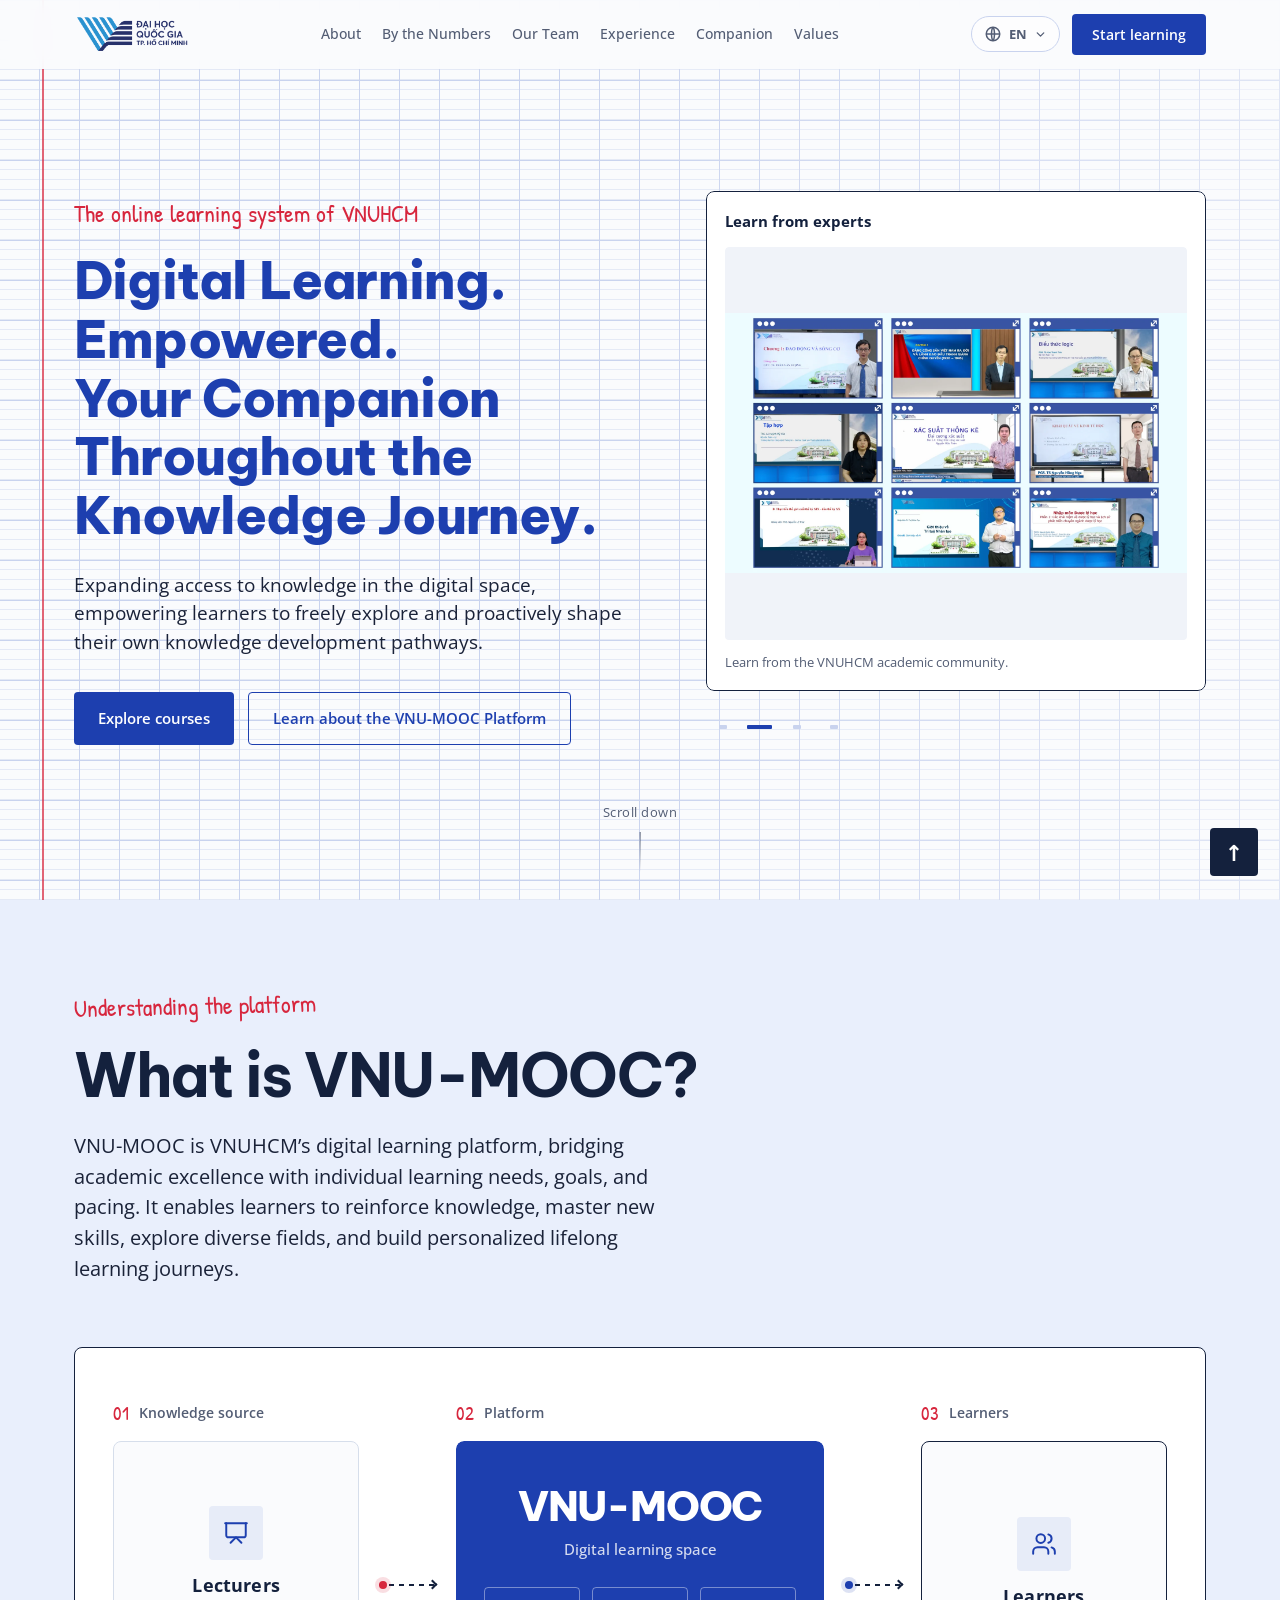
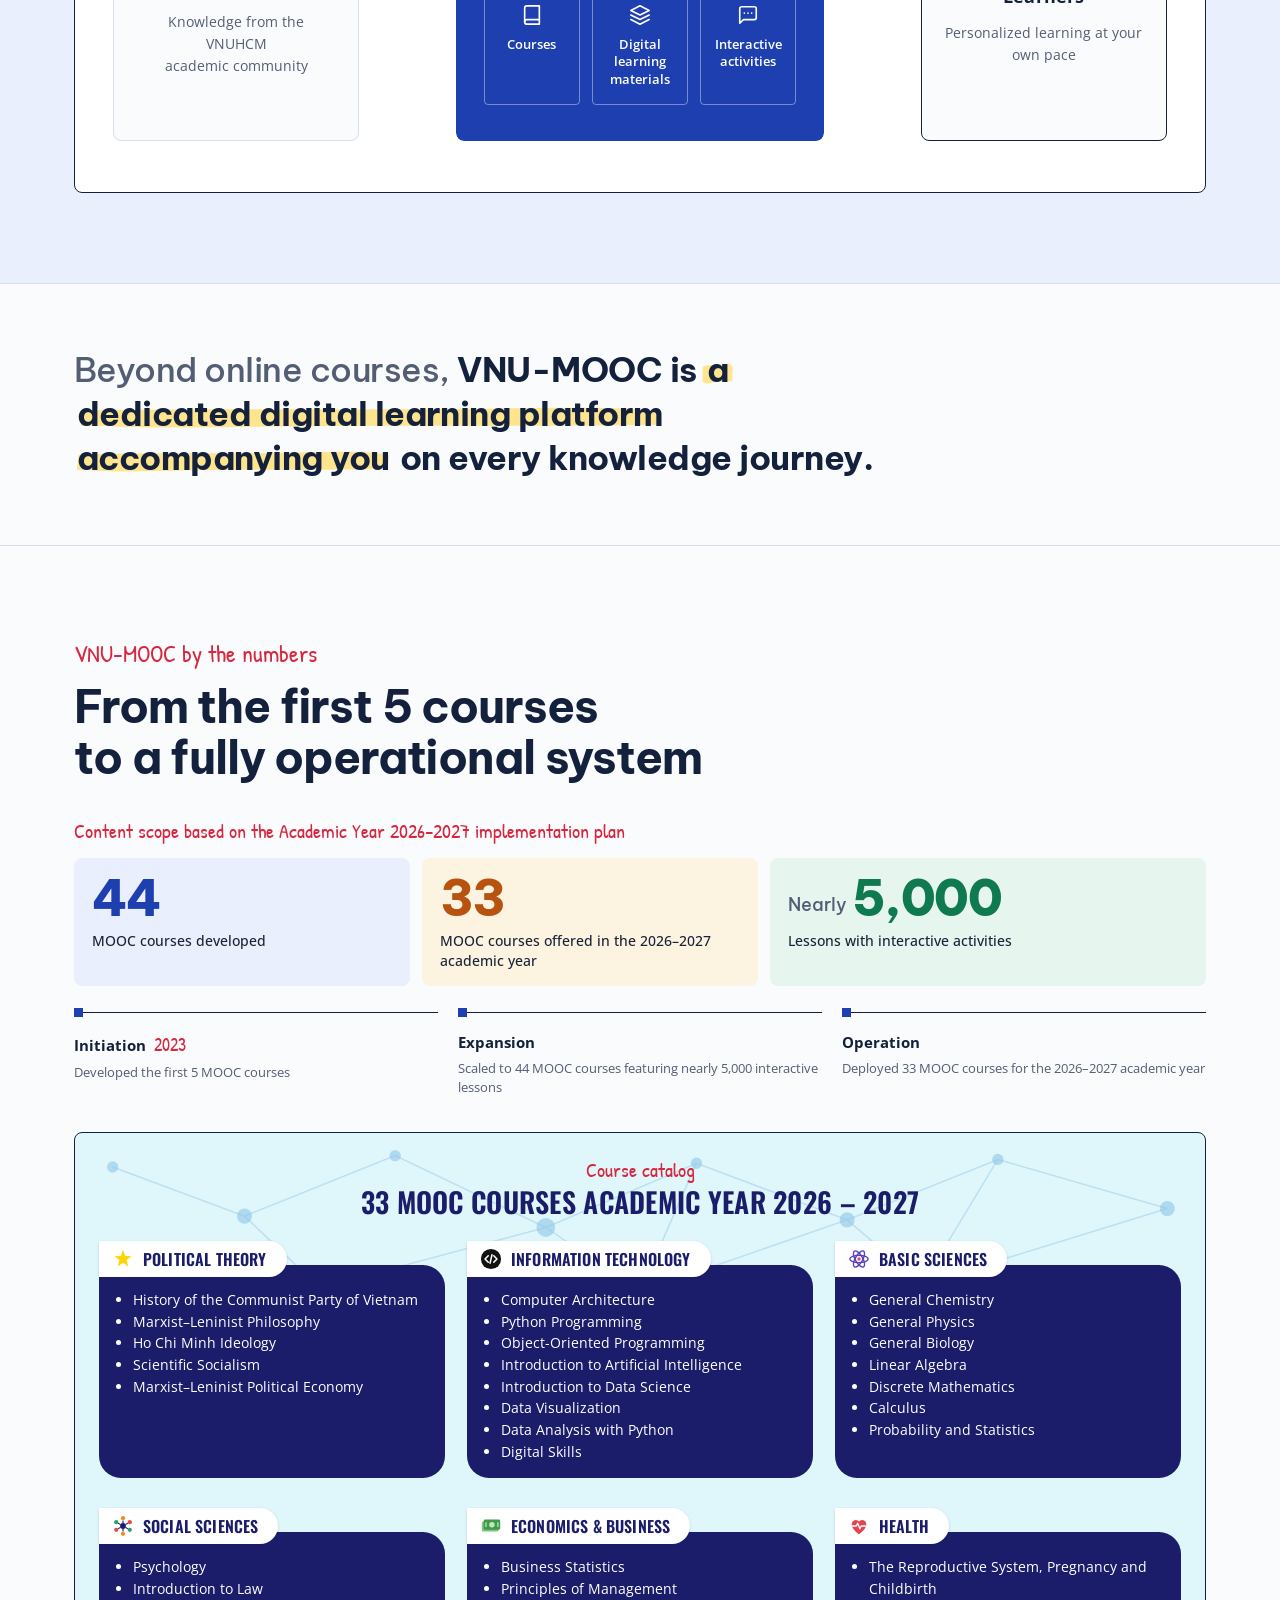
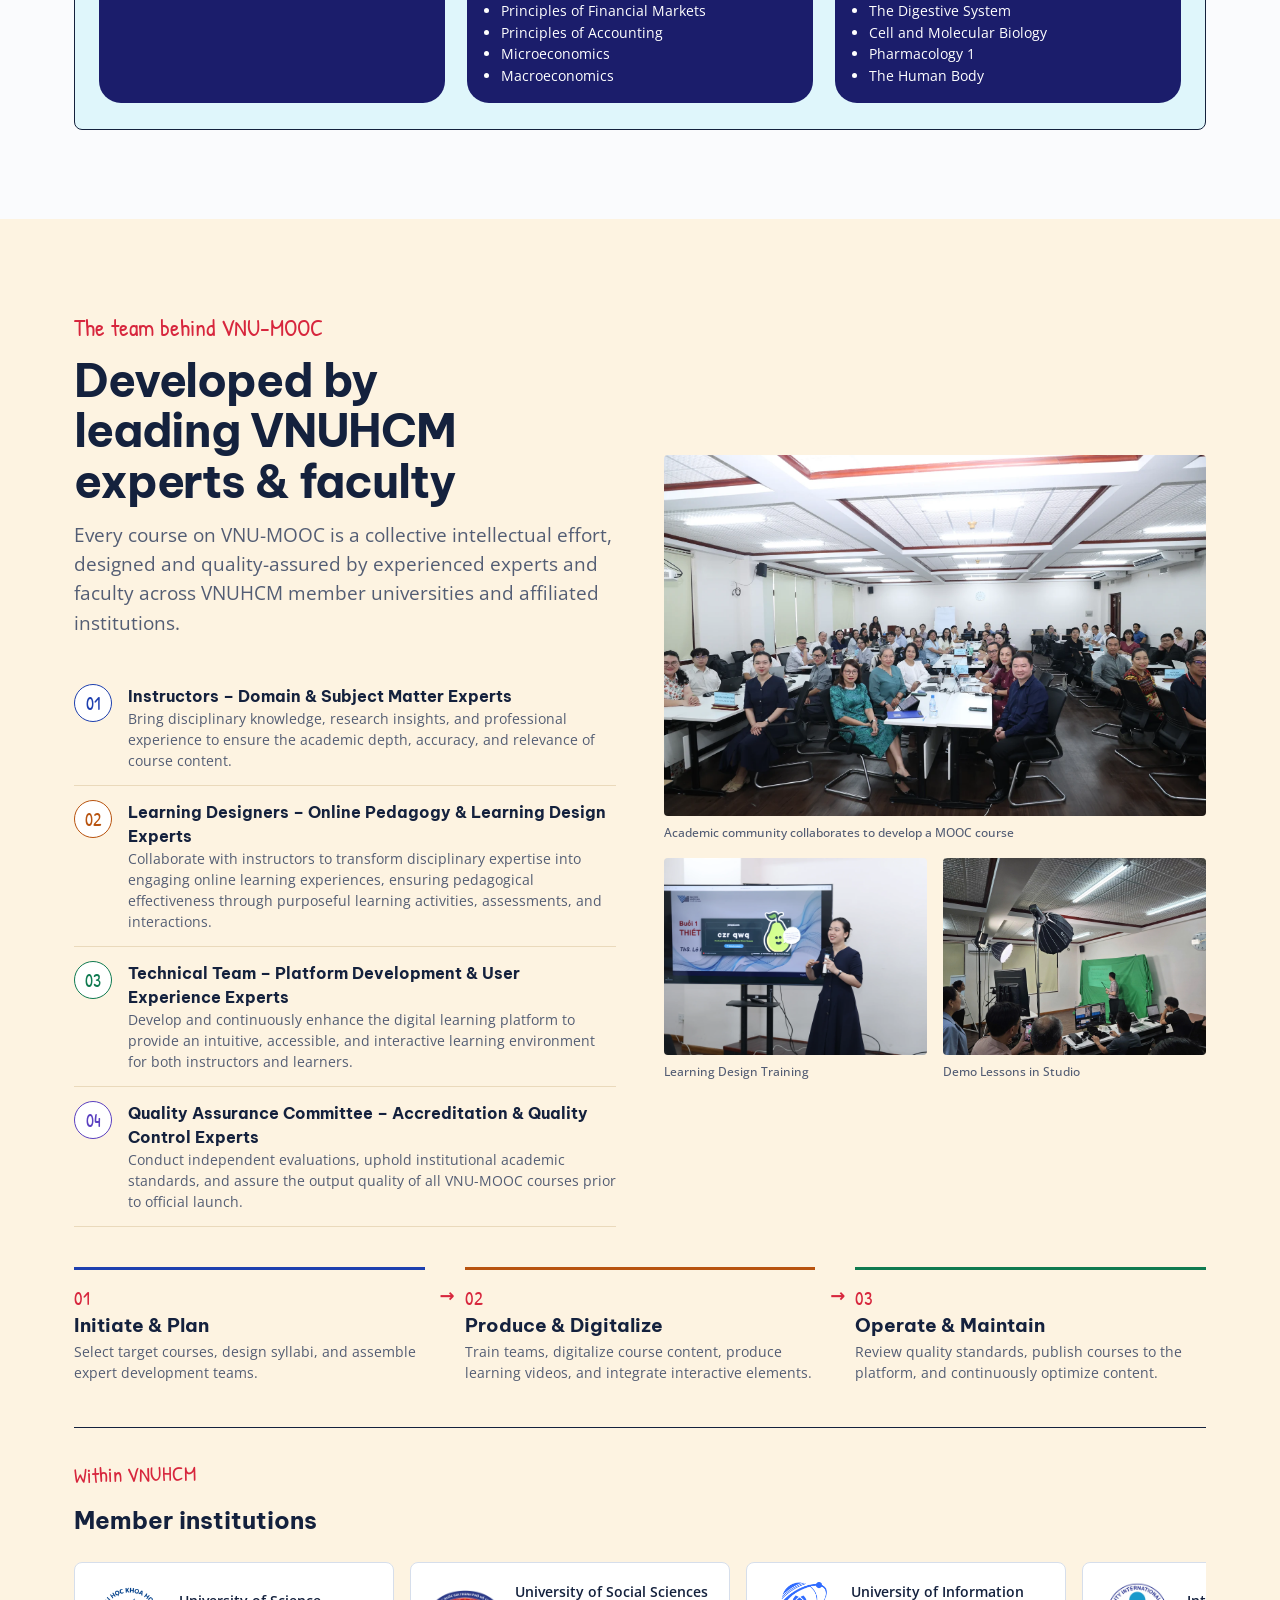
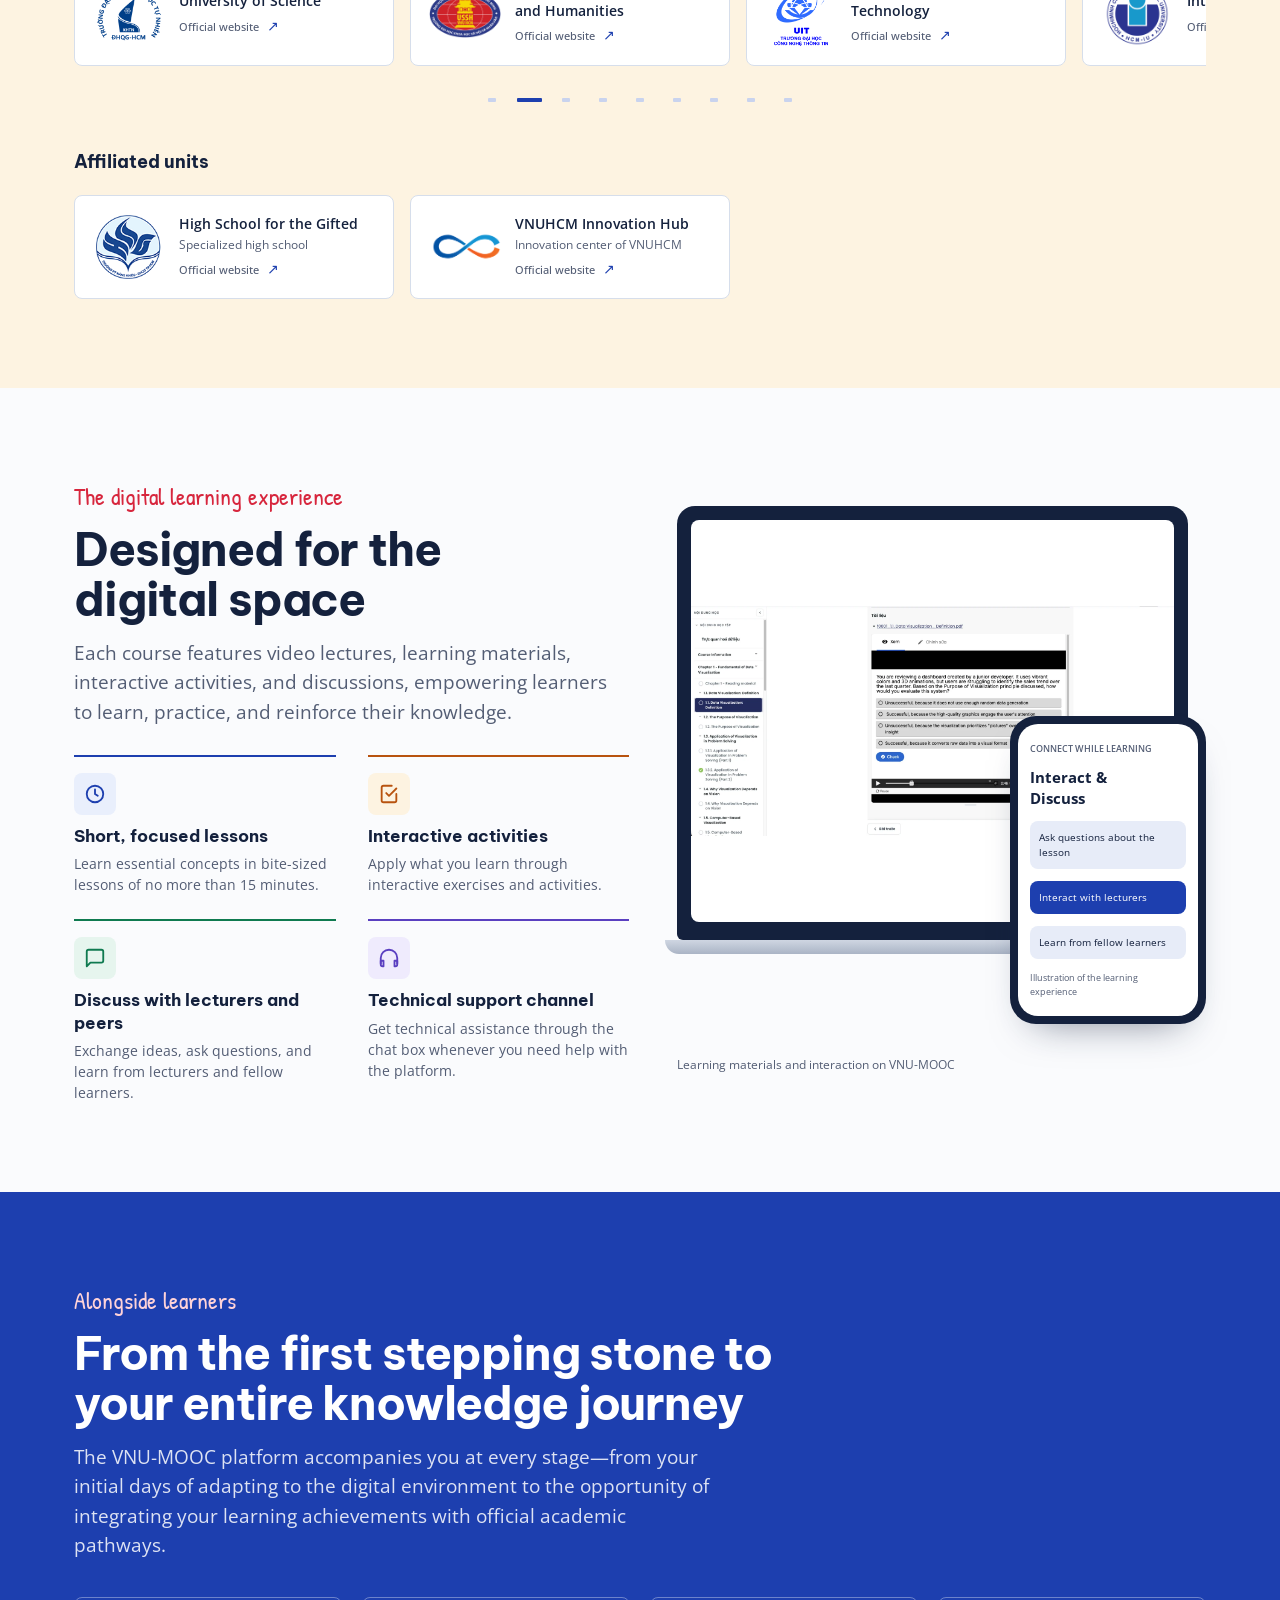
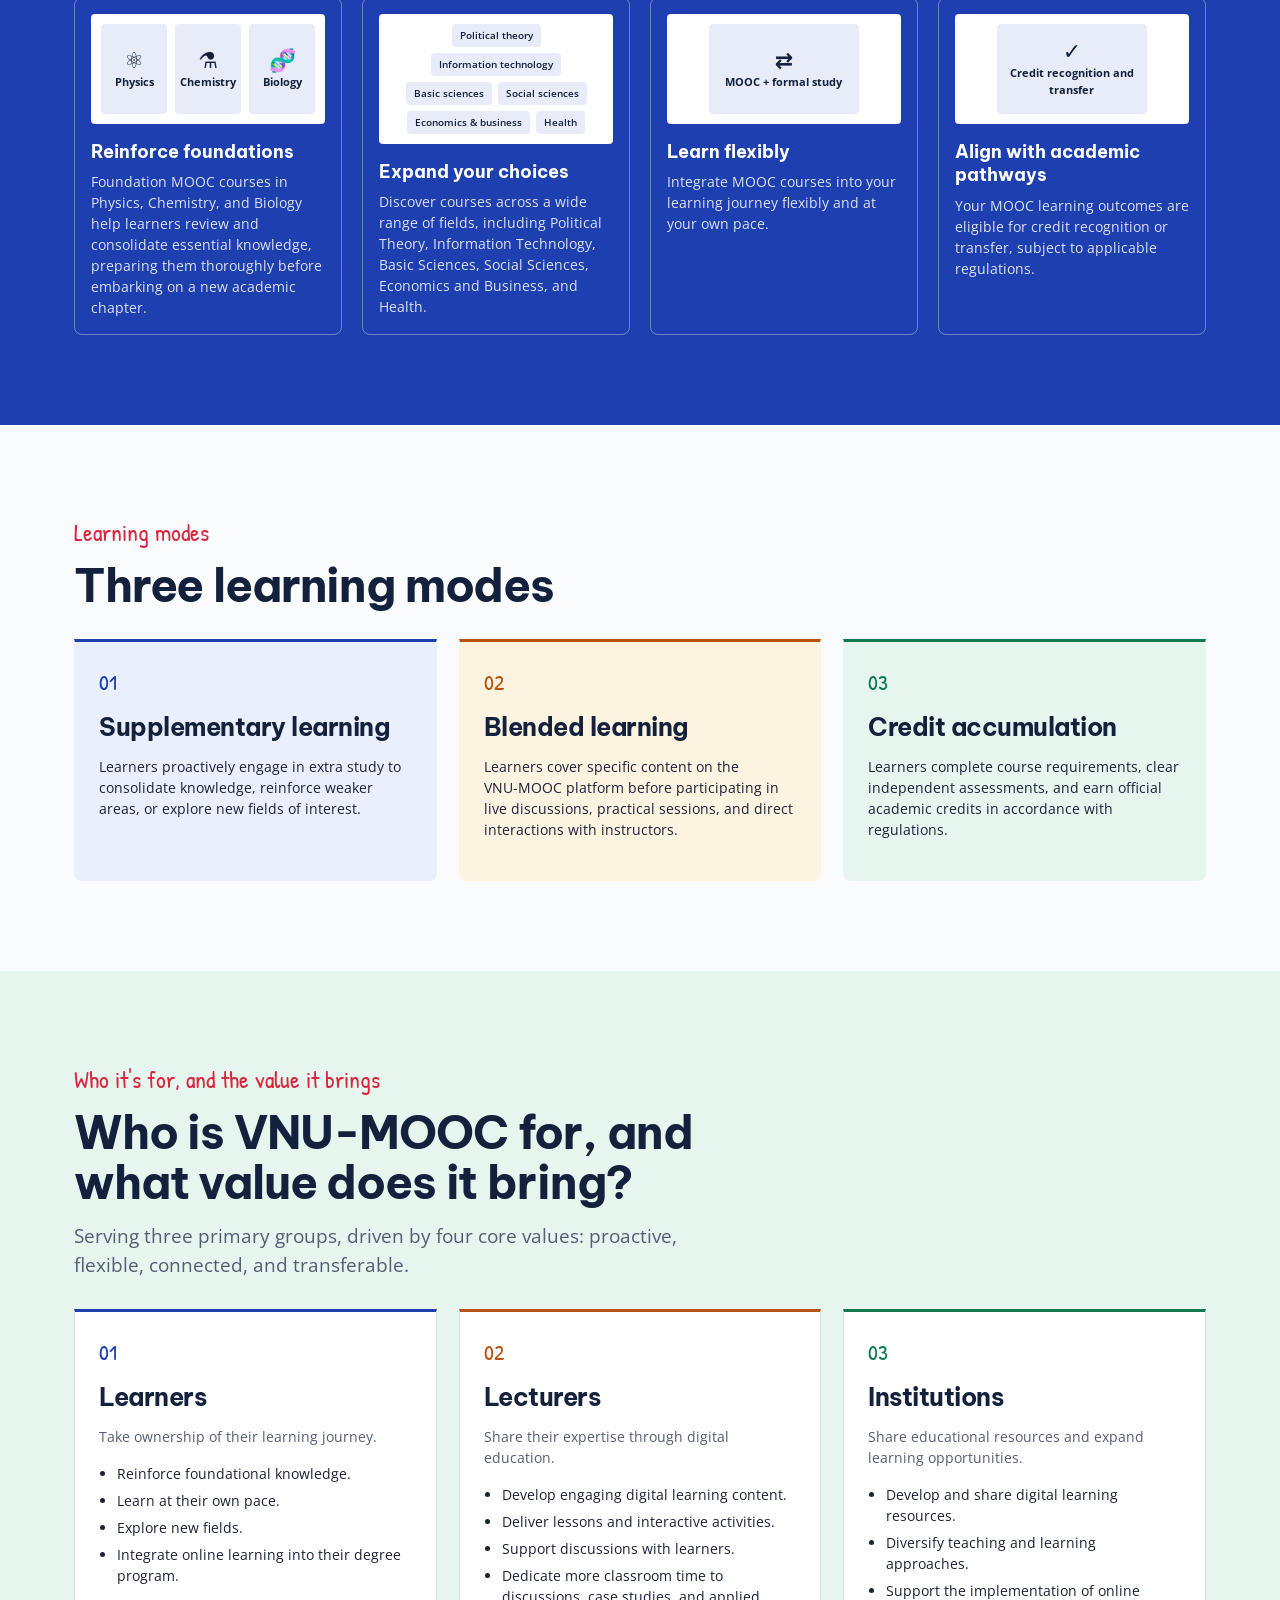
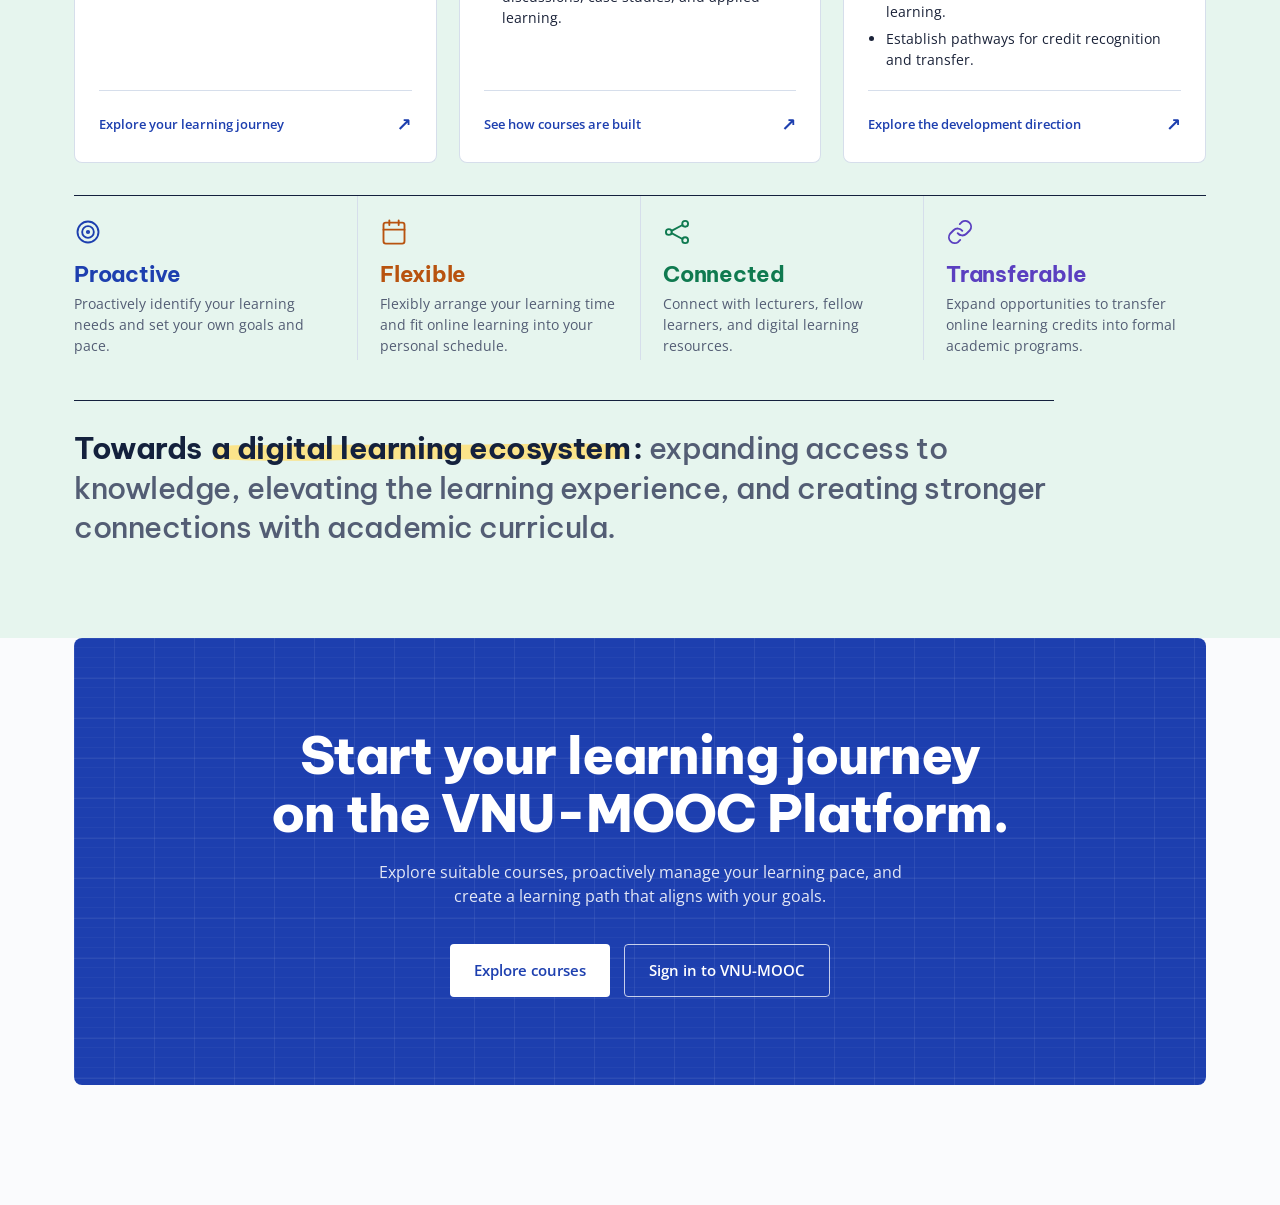
<file: en/index.html>
<!DOCTYPE html>
<html lang="en">
<head>
<meta charset="UTF-8">
<meta name="viewport" content="width=device-width, initial-scale=1.0">
<title>About VNU-MOOC</title>
<meta name="description" content="The online learning system of VNUHCM (VNU-MOOC) – a digital learning platform accompanying learners throughout their knowledge journey.">
<link rel="icon" type="image/png" href="../assets/about/logos/VNUHCM2.png">
<link rel="preconnect" href="https://fonts.googleapis.com">
<link rel="preconnect" href="https://fonts.gstatic.com" crossorigin>
<link href="https://fonts.googleapis.com/css2?family=Be+Vietnam+Pro:wght@400;600;700;800&family=Open+Sans:wght@300..800&family=Oswald:wght@500;600&family=Patrick+Hand&display=swap" rel="stylesheet">
<style>
  :root{
    --font-body:"Open Sans","Google Sans","Inter",system-ui,-apple-system,sans-serif;
    --font-display:"Be Vietnam Pro","Google Sans","Inter",system-ui,-apple-system,sans-serif;
    --navy:#14213d;
    --blue:#1d3faf;
    --blue-2:#3d63d6;
    --sky:#e7ecf8;
    --accent:#d7263d;
    --accent-2:#ffe27a;
    --ink:#1a2238;
    --muted:#535d74;
    --line:#d6deeb;
    --rule:#c9d3ee;
    --bg:#fafbfd;
    --bg-soft:#f0f3f9;
    --radius:20px;
    --max:1180px;
  }
  *{box-sizing:border-box;margin:0;padding:0}
  html{scroll-behavior:smooth}
  body{font-family:var(--font-body);color:var(--ink);background:var(--bg);line-height:1.6;-webkit-font-smoothing:antialiased;overflow-x:hidden}
  img{max-width:100%;display:block}
  a{color:inherit;text-decoration:none}
  .wrap{max-width:var(--max);margin:0 auto;padding:0 24px}
  .eyebrow{display:inline-flex;align-items:center;gap:10px;font-size:13px;font-weight:700;letter-spacing:.14em;text-transform:uppercase;color:var(--blue)}
  .eyebrow::before{content:"";width:28px;height:2px;background:currentColor}
  h2.title{font-size:clamp(28px,4vw,46px);line-height:1.15;font-weight:800;letter-spacing:-.02em;margin:14px 0 18px;text-wrap:balance}
  .lead{font-size:clamp(16px,1.6vw,19px);color:var(--muted);max-width:640px}
  section{padding:clamp(72px,10vw,128px) 0;position:relative}

  /* reveal */
  .js-ready .reveal{opacity:0;transform:translateY(28px);transition:opacity .8s ease,transform .8s cubic-bezier(.2,.7,.2,1)}
  .js-ready .reveal.in{opacity:1;transform:none}
  .d1{transition-delay:.1s}.d2{transition-delay:.2s}.d3{transition-delay:.3s}.d4{transition-delay:.4s}
  @media (prefers-reduced-motion:reduce){.reveal{opacity:1;transform:none;transition:none}html{scroll-behavior:auto}}

  /* NAV */
  .nav{position:fixed;inset:0 0 auto 0;z-index:50;transition:background .3s,box-shadow .3s}
  .nav .wrap{display:flex;align-items:center;justify-content:space-between;height:68px}
  .logo{display:flex;align-items:center;background:#fff;border-radius:12px;padding:6px 12px}
  .logo img{height:38px;width:auto;display:block}
  .nav-links{display:flex;gap:28px;font-size:14px;font-weight:500;color:rgba(255,255,255,.85)}
  .nav-links a:hover{color:#fff}
  .nav.scrolled{background:rgba(255,255,255,.92);backdrop-filter:blur(12px);box-shadow:0 1px 0 var(--line)}
  .nav.scrolled .logo{color:var(--navy)}
  .nav.scrolled .nav-links{color:var(--muted)}
  .nav.scrolled .nav-links a:hover{color:var(--blue)}
  .btn{display:inline-flex;align-items:center;gap:10px;padding:14px 26px;border-radius:999px;font-weight:600;font-size:15px;transition:transform .2s,box-shadow .2s,background .2s;cursor:pointer;border:0}
  .btn:hover{transform:translateY(-2px)}
  .btn-primary{background:var(--accent);color:var(--navy);box-shadow:0 10px 30px -10px rgba(255,176,32,.7)}
  .btn-ghost{background:rgba(255,255,255,.1);color:#fff;border:1px solid rgba(255,255,255,.35)}
  .btn-ghost:hover{background:rgba(255,255,255,.18)}
  .nav .btn{padding:10px 20px;font-size:14px}
  .nav-actions{display:flex;align-items:center;gap:10px}
  .nw{white-space:nowrap}
  .vm-core-kicker{position:relative;display:block;margin-bottom:6px;color:rgba(255,255,255,.82);font-size:13px;font-weight:700;letter-spacing:.14em;text-transform:uppercase}
  .nav-lang{position:relative}
  .nav-lang>summary{list-style:none;display:inline-flex;align-items:center;gap:7px;cursor:pointer;padding:8px 12px;border:1px solid var(--rule);border-radius:999px;color:var(--muted);background:rgba(255,255,255,.6);font-size:13px;font-weight:700;line-height:1;transition:color .2s,border-color .2s}
  .nav-lang>summary::-webkit-details-marker{display:none}
  .nav-lang>summary:hover{color:var(--blue);border-color:var(--blue)}
  .nav-lang__globe{width:18px;height:18px;flex:none}
  .nav-lang__chev{width:13px;height:13px;flex:none;transition:transform .25s}
  .nav-lang[open] .nav-lang__chev{transform:rotate(180deg)}
  .nav-lang__pop{position:absolute;right:0;top:calc(100% + 8px);min-width:158px;background:#fff;border:1px solid var(--line);border-radius:12px;box-shadow:0 16px 40px -16px rgba(10,42,94,.35);padding:6px;display:flex;flex-direction:column;gap:2px;z-index:60}
  .nav-lang__pop a{padding:10px 12px;border-radius:8px;font-size:14px;font-weight:600;color:var(--ink)}
  .nav-lang__pop a:hover{background:var(--bg-soft);color:var(--blue)}
  .nav-lang__pop a.is-active{background:var(--sky);color:var(--blue)}
  @media (max-width:860px){.nav-links{display:none}}

  /* 01 HERO */
  .hero{min-height:100vh;min-height:100svh;display:flex;align-items:center;padding:120px 0 80px;color:#fff;overflow:hidden;
    background:radial-gradient(1200px 600px at 85% 20%,rgba(47,124,246,.55),transparent 60%),
               radial-gradient(800px 500px at 10% 90%,rgba(255,122,69,.28),transparent 60%),
               linear-gradient(160deg,#06173a 0%,var(--navy) 55%,#0e3a86 100%)}
  .hero::after{content:"";position:absolute;inset:0;background-image:linear-gradient(rgba(255,255,255,.05) 1px,transparent 1px),linear-gradient(90deg,rgba(255,255,255,.05) 1px,transparent 1px);background-size:56px 56px;mask-image:radial-gradient(ellipse at 70% 40%,#000 20%,transparent 70%);pointer-events:none}
  .hero-grid{display:grid;grid-template-columns:1.1fr .9fr;gap:56px;align-items:center;position:relative;z-index:1}
  .hero .eyebrow{color:var(--accent)}
  .hero h1{font-size:clamp(38px,6vw,72px);line-height:1.05;font-weight:800;letter-spacing:-.03em;margin:18px 0 24px}
  .hero h1 span{display:block}
  .hero h1 .hl{background:linear-gradient(90deg,var(--accent),var(--accent-2));-webkit-background-clip:text;background-clip:text;color:transparent}
  .hero p{font-size:clamp(16px,1.5vw,19px);color:rgba(255,255,255,.78);max-width:560px;margin-bottom:36px}
  .hero-cta{display:flex;flex-wrap:wrap;gap:14px}
  .scroll-hint{position:absolute;bottom:28px;left:50%;transform:translateX(-50%);z-index:1;font-size:12px;letter-spacing:.2em;text-transform:uppercase;color:rgba(255,255,255,.6);display:flex;flex-direction:column;align-items:center;gap:10px}
  .scroll-hint i{width:1px;height:40px;background:linear-gradient(rgba(255,255,255,.7),transparent);animation:drip 2s infinite}
  @keyframes drip{0%{transform:scaleY(0);transform-origin:top}50%{transform:scaleY(1);transform-origin:top}51%{transform-origin:bottom}100%{transform:scaleY(0);transform-origin:bottom}}

  /* hero visual: cycling story cards */
  .stage{position:relative;aspect-ratio:4/4.2;max-width:480px;margin-left:auto;width:100%;border-radius:28px;overflow:hidden;box-shadow:0 40px 80px -30px rgba(0,0,0,.5)}
  .scene{position:absolute;inset:0;border-radius:28px;padding:26px;background:rgba(255,255,255,.07);border:1px solid rgba(255,255,255,.16);backdrop-filter:blur(8px);display:flex;flex-direction:column;opacity:0;transform:translateX(104%);transition:opacity .6s cubic-bezier(.4,0,.2,1),transform .6s cubic-bezier(.4,0,.2,1)}
  .scene.active{opacity:1;transform:translateX(0)}
  .scene.prev{opacity:0;transform:translateX(-104%)}
  .scene-tag{font-size:12px;font-weight:600;letter-spacing:.1em;text-transform:uppercase;color:var(--accent);margin-bottom:14px}
  .scene-body{flex:1;border-radius:18px;background:rgba(255,255,255,.95);color:var(--ink);padding:20px;display:flex;flex-direction:column;gap:12px;overflow:hidden}
  .ph-video{flex:1;border-radius:12px;background:linear-gradient(135deg,#1c4aa0,#3a86ff);display:grid;place-items:center;position:relative;min-height:140px}
  .ph-video .play{width:62px;height:62px;border-radius:50%;background:rgba(255,255,255,.95);display:grid;place-items:center;box-shadow:0 10px 30px rgba(0,0,0,.25)}
  .ph-video .play::after{content:"";border-left:18px solid var(--blue);border-top:11px solid transparent;border-bottom:11px solid transparent;margin-left:5px}
  .ph-video .dur{position:absolute;right:10px;bottom:10px;font-size:11px;font-weight:600;background:rgba(0,0,0,.55);color:#fff;padding:3px 8px;border-radius:6px}
  .bar{height:10px;border-radius:6px;background:var(--line)}
  .bar.w70{width:70%}.bar.w50{width:50%}.bar.w85{width:85%}
  .quiz-q{font-weight:700;font-size:15px}
  .opt{display:flex;align-items:center;gap:10px;padding:11px 14px;border-radius:12px;border:1.5px solid var(--line);font-size:14px}
  .opt.ok{border-color:#22b573;background:#eafaf2}
  .opt b{width:22px;height:22px;border-radius:50%;border:1.5px solid currentColor;display:grid;place-items:center;font-size:11px;flex:none;color:var(--muted)}
  .opt.ok b{background:#22b573;border-color:#22b573;color:#fff}
  .person{display:flex;align-items:center;gap:12px}
  .avatar{width:44px;height:44px;border-radius:50%;flex:none;background:linear-gradient(135deg,var(--accent),var(--accent-2));display:grid;place-items:center;font-weight:700;color:#fff}
  .avatar.b{background:linear-gradient(135deg,var(--blue-2),var(--blue))}
  .avatar.g{background:linear-gradient(135deg,#22b573,#0c8a55)}
  .course-row{display:flex;gap:10px;align-items:center;padding:10px;border-radius:12px;background:var(--bg-soft)}
  .course-thumb{width:48px;height:40px;border-radius:8px;flex:none}
  .progress{height:6px;border-radius:4px;background:var(--line);overflow:hidden;margin-top:6px}
  .progress i{display:block;height:100%;background:var(--blue-2);border-radius:4px}
  .dots{position:absolute;bottom:-34px;left:0;display:flex;gap:8px}
  .dots span{width:8px;height:8px;border-radius:4px;background:rgba(255,255,255,.3);transition:width .4s,background .4s}
  .dots span.on{width:26px;background:var(--accent)}
  @media (max-width:960px){.hero-grid{grid-template-columns:1fr}.stage{margin:20px auto 30px;max-width:420px}}

  /* manifesto */
  .manifesto{padding:clamp(60px,8vw,96px) 0;background:var(--bg-soft);text-align:center}
  .manifesto p{font-size:clamp(22px,3vw,34px);font-weight:700;line-height:1.35;letter-spacing:-.015em;max-width:900px;margin:0 auto;text-wrap:balance}
  .manifesto p em{font-style:normal;color:var(--muted);font-weight:500}
  .manifesto p strong{color:var(--blue)}

  /* 02 NUMBERS */
  .numbers-head{display:flex;justify-content:space-between;align-items:end;gap:40px;flex-wrap:wrap;margin-bottom:56px}
  .milestones{display:grid;grid-template-columns:1fr 1fr;gap:0;position:relative;margin-bottom:28px;border-radius:var(--radius);background:var(--navy);color:#fff;overflow:hidden}
  .milestone{padding:34px 36px;position:relative}
  .milestone + .milestone{border-left:1px dashed rgba(255,255,255,.25)}
  .milestone .yr{font-size:clamp(34px,4.5vw,52px);font-weight:800;letter-spacing:-.02em;line-height:1;color:var(--accent)}
  .milestone p{color:rgba(255,255,255,.8);margin-top:12px;max-width:380px}
  .milestone .arrow{position:absolute;right:-18px;top:50%;transform:translateY(-50%);width:36px;height:36px;border-radius:50%;background:var(--accent);color:var(--navy);display:grid;place-items:center;font-weight:800;z-index:2}
  .stats{display:grid;grid-template-columns:repeat(3,1fr);gap:20px}
  .stat{padding:36px 32px;border-radius:var(--radius);background:var(--bg);border:1px solid var(--line);position:relative;overflow:hidden}
  .stat::before{content:"";position:absolute;left:0;top:0;height:4px;width:100%;background:linear-gradient(90deg,var(--blue),var(--blue-2))}
  .stat:nth-child(3)::before{background:linear-gradient(90deg,var(--accent),var(--accent-2))}
  .stat .num{font-size:clamp(56px,7vw,88px);font-weight:800;letter-spacing:-.04em;line-height:1;color:var(--navy);font-variant-numeric:tabular-nums}
  .stat .num small{font-size:.38em;font-weight:700;letter-spacing:0;color:var(--muted);display:block;margin-bottom:6px}
  .stat p{margin-top:14px;color:var(--muted);font-weight:500}
  @media (max-width:860px){.milestones,.stats{grid-template-columns:1fr}.milestone + .milestone{border-left:0;border-top:1px dashed rgba(255,255,255,.25)}.milestone .arrow{right:auto;left:36px;top:auto;bottom:-18px;transform:rotate(90deg)}}

  /* 03 COMMUNITY */
  .community{background:var(--bg-soft)}
  .community-grid{display:grid;grid-template-columns:1fr 1fr;gap:64px;align-items:center}
  .collage{display:grid;grid-template-columns:repeat(3,1fr);grid-auto-rows:120px;gap:14px}
  .ph{border-radius:18px;position:relative;overflow:hidden;display:flex;align-items:flex-end;padding:14px;color:#fff;font-size:12px;font-weight:600}
  .ph::after{content:"";position:absolute;inset:0;background:linear-gradient(transparent 40%,rgba(0,0,0,.35))}
  .ph span{position:relative;z-index:1}
  .ph .sil{position:absolute;left:50%;bottom:-10%;transform:translateX(-50%);width:56%;aspect-ratio:1/1.2}
  .ph .sil::before{content:"";position:absolute;left:50%;top:0;transform:translateX(-50%);width:46%;aspect-ratio:1;border-radius:50%;background:rgba(255,255,255,.35)}
  .ph .sil::after{content:"";position:absolute;left:0;right:0;bottom:0;height:52%;border-radius:50% 50% 0 0;background:rgba(255,255,255,.35)}
  .c1{grid-row:span 2;background:linear-gradient(160deg,#2f7cf6,#0a2a5e)}
  .c2{background:linear-gradient(160deg,#ffb020,#ff7a45)}
  .c3{background:linear-gradient(160deg,#22b573,#0c6e46)}
  .c4{grid-column:span 2;background:linear-gradient(160deg,#6c5ce7,#2d2a7a)}
  .c5{background:linear-gradient(160deg,#1552b5,#34a0ff)}
  .c6{grid-column:span 2;background:linear-gradient(160deg,#0a2a5e,#1c4aa0)}
  .process{margin-top:32px;display:grid;gap:14px}
  .step{display:flex;gap:16px;align-items:flex-start;padding:18px 20px;border-radius:16px;background:#fff;border:1px solid var(--line)}
  .step .n{flex:none;width:36px;height:36px;border-radius:10px;background:var(--sky);color:var(--blue);font-weight:800;display:grid;place-items:center;font-size:14px}
  .step h3{font-size:16px;font-weight:700}
  .step p{font-size:14px;color:var(--muted)}
  .logo-strip{margin-top:72px;border-top:1px solid var(--line);padding-top:36px;overflow:hidden;mask-image:linear-gradient(90deg,transparent,#000 10%,#000 90%,transparent)}
  .logo-strip small{display:block;text-align:center;color:var(--muted);font-size:13px;margin-bottom:22px;letter-spacing:.08em;text-transform:uppercase;font-weight:600}
  .marquee{display:flex;gap:18px;width:max-content;animation:marq 38s linear infinite}
  .marquee span{white-space:nowrap;padding:14px 24px;border-radius:14px;background:#fff;border:1px solid var(--line);font-weight:600;color:var(--navy);font-size:14px}
  @keyframes marq{to{transform:translateX(-50%)}}
  @media (max-width:960px){.community-grid{grid-template-columns:1fr;gap:48px}}

  /* 04 EXPERIENCE */
  .exp-grid{display:grid;grid-template-columns:1.05fr .95fr;gap:64px;align-items:center}
  .devices{position:relative;padding-bottom:40px}
  .laptop{background:#1b2436;border-radius:18px 18px 6px 6px;padding:14px 14px 18px;box-shadow:0 40px 80px -30px rgba(10,42,94,.45)}
  .screen{background:#fff;border-radius:8px;overflow:hidden;aspect-ratio:16/10;display:grid;grid-template-columns:1.6fr 1fr}
  .screen-main{padding:14px;display:flex;flex-direction:column;gap:10px;border-right:1px solid var(--line)}
  .screen-side{padding:14px;display:flex;flex-direction:column;gap:8px;background:var(--bg-soft)}
  .laptop-base{height:14px;background:linear-gradient(#cfd6e2,#aab4c5);border-radius:0 0 18px 18px;margin:0 -30px}
  .chip{font-size:10px;font-weight:700;padding:4px 8px;border-radius:6px;background:var(--sky);color:var(--blue);width:max-content}
  .lesson{display:flex;gap:8px;align-items:center;font-size:10px;color:var(--muted);padding:6px 8px;border-radius:6px;background:#fff}
  .lesson i{width:8px;height:8px;border-radius:50%;background:var(--line);flex:none}
  .lesson.done i{background:#22b573}
  .lesson.now{outline:1.5px solid var(--blue-2);color:var(--ink);font-weight:600}
  .lesson.now i{background:var(--blue-2)}
  .phone{position:absolute;right:-10px;bottom:0;width:34%;min-width:150px;background:#1b2436;border-radius:26px;padding:8px;box-shadow:0 30px 60px -20px rgba(10,42,94,.5)}
  .phone-screen{background:#fff;border-radius:20px;padding:14px 12px;display:flex;flex-direction:column;gap:8px;aspect-ratio:9/17}
  .msg{font-size:10px;padding:8px 10px;border-radius:12px;background:var(--bg-soft);line-height:1.4}
  .msg.me{background:var(--blue-2);color:#fff;align-self:flex-end;border-bottom-right-radius:4px}
  .msg.t{border-bottom-left-radius:4px}
  .msg b{display:block;font-size:9px;opacity:.7;margin-bottom:2px}
  .features{display:grid;grid-template-columns:1fr 1fr;gap:16px;margin-top:36px}
  .feat{padding:24px;border-radius:18px;border:1px solid var(--line);background:#fff;transition:border-color .25s,box-shadow .25s,transform .25s}
  .feat:hover{border-color:var(--blue-2);box-shadow:0 16px 40px -20px rgba(21,82,181,.35);transform:translateY(-3px)}
  .feat .ic{width:44px;height:44px;border-radius:12px;display:grid;place-items:center;margin-bottom:16px;background:var(--sky);color:var(--blue)}
  .feat .ic svg{width:22px;height:22px}
  .feat h3{font-size:17px;font-weight:700;margin-bottom:6px;line-height:1.3}
  .feat p{font-size:14px;color:var(--muted)}
  @media (max-width:960px){.exp-grid{grid-template-columns:1fr}.devices{order:-1;max-width:560px;margin:0 auto;width:100%}}
  @media (max-width:560px){.features{grid-template-columns:1fr}.phone{right:0}.laptop-base{margin:0 -8px}}

  /* 05 JOURNEY */
  .journey{background:var(--navy);color:#fff;overflow:hidden}
  .journey .eyebrow{color:var(--accent)}
  .journey .lead{color:rgba(255,255,255,.72)}
  .timeline{position:relative;display:grid;grid-template-columns:repeat(4,1fr);gap:24px;margin-top:64px}
  .timeline::before{content:"";position:absolute;left:0;right:0;top:27px;height:2px;background:rgba(255,255,255,.15)}
  .timeline .track{position:absolute;left:0;top:27px;height:2px;width:0;background:linear-gradient(90deg,var(--accent),var(--accent-2));transition:width 1.8s cubic-bezier(.3,.7,.2,1)}
  .timeline.in .track{width:100%}
  .tstep{position:relative}
  .tdot{width:56px;height:56px;border-radius:50%;background:var(--navy);border:2px solid var(--accent);display:grid;place-items:center;font-weight:800;color:var(--accent);position:relative;z-index:1;margin-bottom:26px}
  .tcard{background:rgba(255,255,255,.06);border:1px solid rgba(255,255,255,.12);border-radius:18px;padding:18px;height:calc(100% - 82px)}
  .tthumb{height:110px;border-radius:12px;margin-bottom:16px;display:flex;align-items:center;justify-content:center;gap:8px;padding:10px}
  .tthumb.s1{background:linear-gradient(135deg,#1c4aa0,#2f7cf6)}
  .tthumb.s2{background:linear-gradient(135deg,#6c5ce7,#a29bfe);height:auto;min-height:110px}
  .tthumb.s3{background:linear-gradient(135deg,#0c8a55,#22b573)}
  .tthumb.s4{background:linear-gradient(135deg,#ff7a45,#ffb020)}
  .subj{flex:1;height:100%;border-radius:10px;background:rgba(255,255,255,.18);display:flex;flex-direction:column;align-items:center;justify-content:center;font-size:12px;font-weight:700;gap:4px}
  .subj big{font-size:22px;line-height:1}
  .tags{display:flex;flex-wrap:wrap;gap:6px;justify-content:center}
  .tags em{font-style:normal;font-size:10px;font-weight:600;padding:4px 8px;border-radius:999px;background:rgba(255,255,255,.22)}
  .tstep small{font-size:12px;font-weight:700;letter-spacing:.12em;text-transform:uppercase;color:var(--accent)}
  .tstep h3{font-size:19px;font-weight:700;margin:4px 0 8px;line-height:1.3}
  .tstep p{font-size:14px;color:rgba(255,255,255,.72)}
  @media (max-width:960px){
    .timeline{grid-template-columns:1fr;gap:28px;padding-left:76px}
    .timeline::before,.timeline .track{left:27px;top:0;bottom:0;width:2px;height:auto}
    .timeline .track{height:0;bottom:auto;transition:height 1.8s cubic-bezier(.3,.7,.2,1)}
    .timeline.in .track{width:2px;height:100%}
    .tdot{position:absolute;left:-76px;top:0;margin:0}
    .tcard{height:auto}
  }

  /* Giá trị cốt lõi — dải thẻ gọn trong section "dành cho ai / giá trị gì" */
  .pillars{display:grid;grid-template-columns:repeat(4,1fr);gap:16px;margin-top:48px}
  .pillar{position:relative;border-radius:18px;min-height:210px;padding:20px;display:flex;flex-direction:column;justify-content:flex-end;color:#fff;overflow:hidden;isolation:isolate;transition:transform .35s}
  .pillar:hover{transform:translateY(-4px)}
  .pillar::before{content:"";position:absolute;inset:0;z-index:-1;transition:transform .6s}
  .pillar:hover::before{transform:scale(1.06)}
  .pillar::after{content:"";position:absolute;inset:0;z-index:-1;background:linear-gradient(transparent 30%,rgba(6,23,58,.75))}
  .p1::before{background:radial-gradient(circle at 70% 25%,rgba(255,255,255,.25) 0 60px,transparent 61px),linear-gradient(160deg,#2f7cf6,#0a2a5e)}
  .p2::before{background:radial-gradient(circle at 30% 30%,rgba(255,255,255,.22) 0 80px,transparent 81px),linear-gradient(160deg,#ffb020,#e0512a)}
  .p3::before{background:radial-gradient(circle at 25% 25%,rgba(255,255,255,.25) 0 30px,transparent 31px),radial-gradient(circle at 70% 35%,rgba(255,255,255,.2) 0 40px,transparent 41px),linear-gradient(160deg,#22b573,#0a4f33)}
  .p4::before{background:repeating-linear-gradient(135deg,rgba(255,255,255,.08) 0 14px,transparent 14px 28px),linear-gradient(160deg,#6c5ce7,#241f63)}
  .pillar .idx{position:absolute;top:16px;left:18px;font-size:12px;font-weight:700;opacity:.8}
  .pillar .icon-lg{position:absolute;top:14px;right:16px;width:30px;height:30px;opacity:.9}
  .pillar h3{font-size:clamp(16px,1.4vw,19px);font-weight:800;letter-spacing:.02em;line-height:1.15;margin-bottom:6px}
  .pillar p{font-size:13px;color:rgba(255,255,255,.88)}
  .vision-note{margin-top:44px;padding-top:26px;border-top:1px solid var(--line);font-size:15px;color:var(--muted);max-width:760px}
  .vision-note strong{color:var(--navy);font-weight:700}
  @media (max-width:1024px){.pillars{grid-template-columns:1fr 1fr}.pillar{min-height:180px}}
  @media (max-width:560px){.pillars{grid-template-columns:1fr}.pillar{min-height:150px}}

  /* 07 CTA */
  .cta{padding:0 0 clamp(72px,10vw,120px)}
  .cta-box{border-radius:32px;padding:clamp(48px,7vw,88px) clamp(24px,5vw,72px);color:#fff;text-align:center;position:relative;overflow:hidden;
    background:radial-gradient(600px 300px at 90% 0%,rgba(255,176,32,.35),transparent 60%),radial-gradient(700px 400px at 0% 100%,rgba(47,124,246,.55),transparent 60%),linear-gradient(135deg,#06173a,#0e3a86)}
  .cta-box h2{color:white;font-size:clamp(28px,4.4vw,52px);font-weight:800;letter-spacing:-.02em;line-height:1.12;max-width:780px;margin:0 auto 18px;text-wrap:balance}
  .cta-box > p{color:rgba(255,255,255,.75);max-width:560px;margin:0 auto 36px}
  .cta-btns{display:flex;justify-content:center;flex-wrap:wrap;gap:14px}
  .shortcuts{display:grid;grid-template-columns:repeat(3,1fr);gap:14px;max-width:760px;margin:48px auto 0}
  .shortcut{display:flex;align-items:center;justify-content:space-between;gap:12px;padding:18px 20px;border-radius:16px;background:rgba(255,255,255,.08);border:1px solid rgba(255,255,255,.15);text-align:left;font-weight:600;transition:background .2s}
  .shortcut:hover{background:rgba(255,255,255,.16)}
  .shortcut small{display:block;font-weight:400;font-size:12px;color:rgba(255,255,255,.65)}
  .shortcut .go{font-size:18px;color:var(--accent)}
  @media (max-width:700px){.shortcuts{grid-template-columns:1fr}}

  .to-top{position:fixed;right:22px;bottom:24px;z-index:60;width:48px;height:48px;border-radius:50%;display:grid;place-items:center;background:var(--blue);color:#fff;font-size:22px;font-weight:700;box-shadow:0 12px 30px -10px rgba(21,82,181,.55);transition:transform .2s,background .2s,box-shadow .2s}
  .to-top:hover{transform:translateY(-3px);background:var(--navy);box-shadow:0 16px 36px -10px rgba(10,42,94,.55)}
</style>
<link rel="stylesheet" href="../assets/about/about.css">
<link rel="stylesheet" href="../assets/about/notebook.css">
</head>
<body>
<a class="skip-link" href="#noi-dung">Skip navigation</a>

<!-- NAV -->
<header class="nav" id="nav">
  <div class="wrap">
    <a href="#dau-trang" class="logo" aria-label="VNU-MOOC — top of page"><img src="../assets/about/logos/VNUHCM.png" alt="Logo VNU-MOOC" width="6050" height="1986" loading="eager" decoding="async"></a>
    <nav class="nav-links" id="page-nav" aria-label="About page navigation">
      <a href="#gioi-thieu">About</a>
      <a href="#so-lieu">By the Numbers</a>
      <a href="#doi-ngu">Our Team</a>
      <a href="#trai-nghiem">Experience</a>
      <a href="#hanh-trinh">Companion</a>
      <a href="#gia-tri">Values</a>
    </nav>
    <div class="nav-actions"><details class="nav-lang"><summary aria-haspopup="true" aria-label="Language"><svg class="nav-lang__globe" viewBox="0 0 24 24" fill="none" stroke="currentColor" stroke-width="2"><circle cx="12" cy="12" r="9"/><path d="M3 12h18"/><path d="M12 3c2.6 3 2.6 15 0 18M12 3c-2.6 3-2.6 15 0 18"/></svg><span>EN</span><svg class="nav-lang__chev" viewBox="0 0 24 24" fill="none" stroke="currentColor" stroke-width="2.4" stroke-linecap="round" stroke-linejoin="round"><path d="M6 9l6 6 6-6"/></svg></summary><div class="nav-lang__pop"><a href="../index.html" class="">Tiếng Việt</a><a href="index.html" class="is-active" aria-current="true">English</a></div></details><a href="https://mooc.vnuhcm.edu.vn/clients/login" target="_blank" rel="noopener noreferrer" class="btn btn-primary">Start learning</a><button class="menu-toggle" type="button" aria-expanded="false" aria-controls="page-nav"><span aria-hidden="true">☰</span><span class="sr-only">Open menu</span></button></div>
  </div>
</header>

<main id="noi-dung" tabindex="-1">
<!-- 01 HERO -->
<section class="hero" id="dau-trang" aria-labelledby="hero-title">
  <div class="wrap hero-grid">
    <div>
      <span class="eyebrow reveal">The online learning system of VNUHCM</span>
      <h1 class="reveal d1" id="hero-title">
        <span>Digital Learning.</span>
        <span>Empowered.</span>
        <span class="hl">Your Companion Throughout the Knowledge Journey.</span>
      </h1>
      <p class="reveal d2">Expanding access to knowledge in the digital space, empowering learners to freely explore and proactively shape their own knowledge development pathways.</p>
      <div class="hero-cta reveal d3">
        <button type="button" data-dialog="courses-dialog" class="btn btn-primary">Explore courses</button>
        <a href="#gioi-thieu" class="btn btn-ghost">Learn about the VNU-MOOC Platform</a>
      </div>
    </div>

<div class="hero-visual reveal d2">
    <div class="stage" role="region" aria-roledescription="image set" aria-label="The VNU-MOOC experience">
<div class="scene active" id="scene-0" role="group" aria-roledescription="image" aria-label="1 of 4: Foundational courses" aria-hidden="false"><div class="scene-tag">Foundational courses</div><div class="scene-body"><img src="../assets/about/foundation.webp" alt="Physics, Chemistry and Biology on VNU-MOOC" width="1600" height="900" class="" loading="eager" decoding="async"><p>Strengthening foundations, ready for a new journey.</p></div></div>
<div class="scene" id="scene-1" role="group" aria-roledescription="image" aria-label="2 of 4: Learn from experts" aria-hidden="true"><div class="scene-tag">Learn from experts</div><div class="scene-body"><img src="../assets/about/lectures.webp" alt="Lecturer lessons on VNU-MOOC" width="1600" height="900" class="" loading="eager" decoding="async"><p>Learn from the VNUHCM academic community.</p></div></div>
<div class="scene" id="scene-2" role="group" aria-roledescription="image" aria-label="3 of 4: Interactive questions" aria-hidden="true"><div class="scene-tag">Interactive questions</div><div class="scene-body"><img src="../assets/about/interactive.webp" alt="Interactive questions and checks in lessons" width="1600" height="900" class="" loading="eager" decoding="async"><p>Learn, practice, and self-assess.</p></div></div>
<div class="scene" id="scene-3" role="group" aria-roledescription="image" aria-label="4 of 4: Course interface" aria-hidden="true"><div class="scene-tag">Course interface</div><div class="scene-body"><img src="../assets/about/platform.webp" alt="Course list interface on VNU-MOOC" width="1600" height="1177" class="" loading="eager" decoding="async"><p>Proactively select suitable courses.</p></div></div>
</div><div class="scene-controls"><div class="dots" aria-label="Choose image"><button type="button" class="scene-dot on" aria-label="View image 1: Foundational courses" aria-controls="scene-0" aria-pressed="true"><span></span></button><button type="button" class="scene-dot" aria-label="View image 2: Learn from experts" aria-controls="scene-1" aria-pressed="false"><span></span></button><button type="button" class="scene-dot" aria-label="View image 3: Interactive questions" aria-controls="scene-2" aria-pressed="false"><span></span></button><button type="button" class="scene-dot" aria-label="View image 4: Course interface" aria-controls="scene-3" aria-pressed="false"><span></span></button></div></div></div>
  </div>
  <div class="scroll-hint">Scroll down<i></i></div>
</section>

<!-- Overview: VNU-MOOC là gì? — sơ đồ dòng chảy Giảng viên → Nền tảng → Người học -->
<section id="gioi-thieu" class="overview" aria-labelledby="overview-title">
  <div class="wrap overview-layout">
    <div class="overview-copy vm-rise">
      <span class="eyebrow">Understanding the platform</span>
      <h2 class="title" id="overview-title">What is <span class="nw">VNU-MOOC</span>?</h2>
      <p class="lead"><span class="nw">VNU-MOOC</span> is VNUHCM’s digital learning platform, bridging academic excellence with individual learning needs, goals, and pacing. It enables learners to reinforce knowledge, master new skills, explore diverse fields, and build personalized lifelong learning journeys.</p>
    </div>

    <div class="vm-stage vm-rise-late" role="group" aria-label="Flow diagram: lecturers create knowledge, VNU-MOOC is the digital learning space, learners learn at their own pace">
      <div class="vm-grid" aria-hidden="true"></div>
      <div class="vm-orb vm-orb-a" aria-hidden="true"></div>
      <div class="vm-orb vm-orb-b" aria-hidden="true"></div>

      <div class="vm-row">
        <div class="vm-col vm-col-side vm-rise-25">
          <div class="vm-step-label"><span>01</span>Knowledge source</div>
          <div class="vm-card vm-card-source">
            <span class="vm-icon-box">
              <svg aria-hidden="true" focusable="false" viewBox="0 0 24 24" fill="none" stroke="#ffb020" stroke-width="1.8" stroke-linecap="round" stroke-linejoin="round"><path d="M2 3h20"/><path d="M21 3v11a2 2 0 0 1-2 2H5a2 2 0 0 1-2-2V3"/><path d="m7 21 5-5 5 5"/></svg>
            </span>
            <span class="vm-card-title">Lecturers</span>
            <span class="vm-card-desc">Knowledge from the VNUHCM <span class="nw">academic community</span></span>
          </div>
        </div>

        <div class="vm-conn vm-conn-h" aria-hidden="true">
          <span class="vm-dot vm-dot-gold"></span>
          <span class="vm-arrow"></span>
        </div>
        <div class="vm-conn vm-conn-v" aria-hidden="true">
          <span class="vm-dot vm-dot-gold vm-dot-v"></span>
          <span class="vm-arrow vm-arrow-v"></span>
        </div>

        <div class="vm-col vm-col-core vm-rise-15">
          <div class="vm-step-label"><span>02</span>Platform</div>
          <div class="vm-core-frame">
            <span class="vm-core-spin" aria-hidden="true"></span>
            <div class="vm-core-inner">
              <div class="vm-core-brand">
                <span class="vm-pulse vm-pulse-gold" aria-hidden="true"></span>
                <span class="vm-pulse vm-pulse-blue" aria-hidden="true"></span>
                <span class="vm-core-title">VNU-MOOC</span>
                <small class="vm-core-sub">Digital learning space</small>
              </div>
              <div class="vm-chips">
                <div class="vm-chip">
                  <svg aria-hidden="true" focusable="false" viewBox="0 0 24 24" fill="none" stroke="#ffb020" stroke-width="1.8" stroke-linecap="round" stroke-linejoin="round"><path d="M4 19.5A2.5 2.5 0 0 1 6.5 17H20"/><path d="M6.5 2H20v20H6.5A2.5 2.5 0 0 1 4 19.5v-15A2.5 2.5 0 0 1 6.5 2z"/></svg>
                  <span>Courses</span>
                </div>
                <div class="vm-chip">
                  <svg aria-hidden="true" focusable="false" viewBox="0 0 24 24" fill="none" stroke="#ffb020" stroke-width="1.8" stroke-linecap="round" stroke-linejoin="round"><path d="M12 2 2 7l10 5 10-5-10-5z"/><path d="m2 17 10 5 10-5"/><path d="m2 12 10 5 10-5"/></svg>
                  <span>Digital learning materials</span>
                </div>
                <div class="vm-chip">
                  <svg aria-hidden="true" focusable="false" viewBox="0 0 24 24" fill="none" stroke="#ffb020" stroke-width="1.8" stroke-linecap="round" stroke-linejoin="round"><path d="M21 15a2 2 0 0 1-2 2H7l-4 4V5a2 2 0 0 1 2-2h14a2 2 0 0 1 2 2z"/><path d="M8 10h.01M12 10h.01M16 10h.01"/></svg>
                  <span>Interactive activities</span>
                </div>
              </div>
            </div>
          </div>
        </div>

        <div class="vm-conn vm-conn-h" aria-hidden="true">
          <span class="vm-dot vm-dot-blue"></span>
          <span class="vm-arrow"></span>
        </div>
        <div class="vm-conn vm-conn-v" aria-hidden="true">
          <span class="vm-dot vm-dot-blue vm-dot-v"></span>
          <span class="vm-arrow vm-arrow-v"></span>
        </div>

        <div class="vm-col vm-col-side vm-rise-35">
          <div class="vm-step-label"><span>03</span>Learners</div>
          <div class="vm-card vm-card-learner">
            <span class="vm-card-glow" aria-hidden="true"></span>
            <span class="vm-icon-box vm-icon-box-learner">
              <svg aria-hidden="true" focusable="false" viewBox="0 0 24 24" fill="none" stroke="#ffd98a" stroke-width="1.8" stroke-linecap="round" stroke-linejoin="round"><path d="M16 21v-2a4 4 0 0 0-4-4H6a4 4 0 0 0-4 4v2"/><circle cx="9" cy="7" r="4"/><path d="M22 21v-2a4 4 0 0 0-3-3.87"/><path d="M16 3.13a4 4 0 0 1 0 7.75"/></svg>
            </span>
            <span class="vm-card-title">Learners</span>
            <span class="vm-card-desc">Personalized learning at your own pace</span>
          </div>
        </div>
      </div>
    </div>
  </div>
</section>

<!-- Thông điệp xuyên suốt -->
<section class="manifesto" aria-label="VNU-MOOC positioning">
  <div class="wrap">
    <p class="reveal"><em>Beyond online courses,</em> <span class="nw">VNU-MOOC</span> is <strong>a dedicated digital learning platform accompanying you</strong> on every knowledge journey.</p>
  </div>
</section>

<!-- 02 NUMBERS -->
<section id="so-lieu">
  <div class="wrap">
    <div class="numbers-head">
      <div>
        <span class="eyebrow reveal"><span class="nw">VNU-MOOC</span> by the numbers</span>
        <h2 class="title reveal d1">From the first 5 courses<br>to a fully operational system</h2>
      </div>
    </div>

    <div class="numbers-main">
      <p class="data-context reveal">Content scope based on the Academic Year 2026–2027 implementation plan</p>
      <div class="stats">
        <div class="stat reveal d1">
          <div class="num" data-count="44">44</div>
          <p>MOOC courses developed</p>
        </div>
        <div class="stat reveal d2">
          <div class="num" data-count="33">33</div>
          <p>MOOC courses offered in the 2026–2027 academic year</p>
        </div>
        <div class="stat reveal d3">
          <div class="num"><small>Nearly</small><span data-count="5000" data-format="en">5,000</span></div>
          <p>Lessons with interactive activities</p>
        </div>
      </div>
      <ol class="development-story reveal" aria-label="Development journey"><li><strong>Initiation <em>2023</em></strong><span>Developed the first 5 MOOC courses</span></li><li><strong>Expansion</strong><span>Scaled to 44 MOOC courses featuring nearly 5,000 interactive lessons</span></li><li><strong>Operation</strong><span>Deployed 33 MOOC courses for the 2026–2027 academic year</span></li></ol>
    </div>

    <div class="catalog reveal">
      <div class="cat-head"><span class="cat-kicker">Course catalog</span><h3 id="catalog-title"><span class="nw">33 MOOC courses</span> <span class="nw">academic year 2026 – 2027</span></h3></div>
      <div class="cat-grid" role="region" aria-labelledby="catalog-title" tabindex="0">
        <div class="cat-block"><h4 class="cat-tag"><span class="cat-ic" aria-hidden="true"><svg viewBox="0 0 24 24"><polygon points="12,2 14.4,8.8 21.5,8.9 15.8,13.2 17.9,20.1 12,16 6.1,20.1 8.2,13.2 2.5,8.9 9.6,8.8" fill="#ffd400"/></svg></span>Political theory</h4><ul class="cat-panel"><li>History of the Communist Party of Vietnam</li><li>Marxist–Leninist Philosophy</li><li>Ho Chi Minh Ideology</li><li>Scientific Socialism</li><li>Marxist–Leninist Political Economy</li></ul></div>
        <div class="cat-block"><h4 class="cat-tag"><span class="cat-ic" aria-hidden="true"><svg viewBox="0 0 24 24"><circle cx="12" cy="12" r="11" fill="#111"/><path d="M9 8.5 5.5 12 9 15.5M15 8.5l3.5 3.5-3.5 3.5M13 7.5l-2 9" fill="none" stroke="#fff" stroke-width="1.7" stroke-linecap="round" stroke-linejoin="round"/></svg></span>Information technology</h4><ul class="cat-panel"><li>Computer Architecture</li><li>Python Programming</li><li>Object-Oriented Programming</li><li>Introduction to Artificial Intelligence</li><li>Introduction to Data Science</li><li>Data Visualization</li><li>Data Analysis with Python</li><li>Digital Skills</li></ul></div>
        <div class="cat-block"><h4 class="cat-tag"><span class="cat-ic" aria-hidden="true"><svg viewBox="0 0 24 24" fill="none" stroke="#5a3fc0" stroke-width="1.5"><ellipse cx="12" cy="12" rx="10" ry="4"/><ellipse cx="12" cy="12" rx="10" ry="4" transform="rotate(60 12 12)"/><ellipse cx="12" cy="12" rx="10" ry="4" transform="rotate(-60 12 12)"/><circle cx="12" cy="12" r="1.8" fill="#e24a4a" stroke="none"/></svg></span>Basic sciences</h4><ul class="cat-panel"><li>General Chemistry</li><li>General Physics</li><li>General Biology</li><li>Linear Algebra</li><li>Discrete Mathematics</li><li>Calculus</li><li>Probability and Statistics</li></ul></div>
        <div class="cat-block"><h4 class="cat-tag"><span class="cat-ic" aria-hidden="true"><svg viewBox="0 0 24 24"><path d="M12 6v3M12 15v3M6.7 9l2.6 1.5M14.7 13.5l2.6 1.5M17.3 9l-2.6 1.5M9.3 13.5 6.7 15" stroke="#1b1d6b" stroke-width="1.2"/><circle cx="12" cy="12" r="3.2" fill="#1b1d6b"/><g fill="#f08a24"><circle cx="12" cy="3.5" r="2.3"/><circle cx="12" cy="20.5" r="2.3"/></g><g fill="#2e9e6a"><circle cx="4.6" cy="7.8" r="2.3"/><circle cx="19.4" cy="16.2" r="2.3"/></g><g fill="#e24a4a"><circle cx="19.4" cy="7.8" r="2.3"/><circle cx="4.6" cy="16.2" r="2.3"/></g></svg></span>Social sciences</h4><ul class="cat-panel"><li>Psychology</li><li>Introduction to Law</li></ul></div>
        <div class="cat-block"><h4 class="cat-tag"><span class="cat-ic" aria-hidden="true"><svg viewBox="0 0 24 24"><rect x="2" y="7" width="18" height="11" rx="1.5" fill="#7cc47f"/><rect x="4" y="5" width="18" height="11" rx="1.5" fill="#3f9a4a"/><circle cx="13" cy="10.5" r="3" fill="#bfe8b8"/><path d="M6.5 8v5M19.5 8v5" stroke="#bfe8b8" stroke-width="1.4"/></svg></span>Economics &amp; business</h4><ul class="cat-panel"><li>Business Statistics</li><li>Principles of Management</li><li>Principles of Financial Markets</li><li>Principles of Accounting</li><li>Microeconomics</li><li>Macroeconomics</li></ul></div>
        <div class="cat-block"><h4 class="cat-tag"><span class="cat-ic" aria-hidden="true"><svg viewBox="0 0 24 24"><path d="M12 21s-8-5.2-8-11a4.5 4.5 0 0 1 8-2.8A4.5 4.5 0 0 1 20 10c0 5.8-8 11-8 11z" fill="#e2454f"/><path d="M5 12h4l1.5-3 2.5 6 1.5-3H19" fill="none" stroke="#fff" stroke-width="1.5" stroke-linejoin="round" stroke-linecap="round"/></svg></span>Health</h4><ul class="cat-panel"><li>The Reproductive System, Pregnancy and Childbirth</li><li>The Digestive System</li><li>Cell and Molecular Biology</li><li>Pharmacology 1</li><li>The Human Body</li></ul></div>
      </div>
    </div>
  </div>
</section>

<!-- 03 COMMUNITY -->
<section class="community" id="doi-ngu">
  <div class="wrap">
    <div class="community-grid">
      <div>
        <span class="eyebrow reveal">The team behind <span class="nw">VNU-MOOC</span></span>
        <h2 class="title reveal d1">Developed by leading VNUHCM experts &amp; faculty</h2>
        <p class="lead reveal d2">Every course on <span class="nw">VNU-MOOC</span> is a collective intellectual effort, designed and quality-assured by experienced experts and faculty across VNUHCM member universities and affiliated institutions.</p>
<div class="process team-roles" role="list">
 <div class="step reveal" role="listitem"><span class="n">01</span><div><h3>Instructors – Domain &amp; Subject Matter Experts</h3><p>Bring disciplinary knowledge, research insights, and professional experience to ensure the academic depth, accuracy, and relevance of course content.</p></div></div>
 <div class="step reveal" role="listitem"><span class="n">02</span><div><h3>Learning Designers – Online Pedagogy &amp; Learning Design Experts</h3><p>Collaborate with instructors to transform disciplinary expertise into engaging online learning experiences, ensuring pedagogical effectiveness through purposeful learning activities, assessments, and interactions.</p></div></div>
 <div class="step reveal" role="listitem"><span class="n">03</span><div><h3>Technical Team – Platform Development &amp; User Experience Experts</h3><p>Develop and continuously enhance the digital learning platform to provide an intuitive, accessible, and interactive learning environment for both instructors and learners.</p></div></div>
 <div class="step reveal" role="listitem"><span class="n">04</span><div><h3>Quality Assurance Committee – Accreditation &amp; Quality Control Experts</h3><p>Conduct independent evaluations, uphold institutional academic standards, and assure the output quality of all <span class="nw">VNU-MOOC</span> courses prior to official launch.</p></div></div>
</div>
      </div>
<div class="academic-gallery reveal"><figure class="gallery-main"><img src="../assets/about/faculty.webp" alt="Lecturers and experts in training to build MOOC courses" width="1600" height="1067" class="" loading="lazy" decoding="async"><figcaption>Academic community collaborates to develop a MOOC course</figcaption></figure><figure><img src="../assets/about/workshop.webp" alt="Training in online lesson design" width="1600" height="1067" class="" loading="lazy" decoding="async"><figcaption>Learning Design Training</figcaption></figure><figure><img src="../assets/about/studio.webp" alt="The team recording lessons in the studio" width="1600" height="1200" class="" loading="lazy" decoding="async"><figcaption>Demo Lessons in Studio</figcaption></figure></div>
    </div>

<ol class="build-flow reveal" aria-label="How a MOOC course is built"><li><span class="bf-n">01</span><h3>Initiate &amp; Plan</h3><p>Select target courses, design syllabi, and assemble expert development teams.</p></li><li><span class="bf-n">02</span><h3>Produce &amp; Digitalize</h3><p>Train teams, digitalize course content, produce learning videos, and integrate interactive elements.</p></li><li><span class="bf-n">03</span><h3>Operate &amp; Maintain</h3><p>Review quality standards, publish courses to the platform, and continuously optimize content.</p></li></ol><div class="logo-strip member-directory" id="cac-don-vi" aria-labelledby="members-title">
 <div class="member-heading"><div><span class="eyebrow">Within VNUHCM</span><h3 id="members-title">Member institutions</h3></div></div>
 <div class="member-slider" role="region" aria-roledescription="carousel" aria-label="Member institutions"><ul class="member-track"><li><a class="member-card member-row" href="https://hcmut.edu.vn/" target="_blank" rel="noopener noreferrer"><span class="member-logo"><img src="../assets/about/logos/hcmut.png" width="256" height="258" alt="" loading="lazy" decoding="async"></span><span class="member-name">University of Technology</span><span class="member-visit">Official website <span aria-hidden="true">↗</span><span class="sr-only"> (opens in new tab)</span></span></a></li><li><a class="member-card member-row" href="https://hcmus.edu.vn/" target="_blank" rel="noopener noreferrer"><span class="member-logo"><img src="../assets/about/logos/hcmus.png" width="488" height="400" alt="" loading="lazy" decoding="async"></span><span class="member-name">University of Science</span><span class="member-visit">Official website <span aria-hidden="true">↗</span><span class="sr-only"> (opens in new tab)</span></span></a></li><li><a class="member-card member-row" href="https://hcmussh.edu.vn/" target="_blank" rel="noopener noreferrer"><span class="member-logo"><img src="../assets/about/logos/ussh.png" width="340" height="224" alt="" loading="lazy" decoding="async"></span><span class="member-name">University of Social Sciences and Humanities</span><span class="member-visit">Official website <span aria-hidden="true">↗</span><span class="sr-only"> (opens in new tab)</span></span></a></li><li><a class="member-card member-row" href="https://www.uit.edu.vn/" target="_blank" rel="noopener noreferrer"><span class="member-logo"><img src="../assets/about/logos/uit.png" width="402" height="480" alt="" loading="lazy" decoding="async"></span><span class="member-name">University of Information Technology</span><span class="member-visit">Official website <span aria-hidden="true">↗</span><span class="sr-only"> (opens in new tab)</span></span></a></li><li><a class="member-card member-row" href="https://hcmiu.edu.vn/" target="_blank" rel="noopener noreferrer"><span class="member-logo"><img src="../assets/about/logos/iu.png" width="300" height="300" alt="" loading="lazy" decoding="async"></span><span class="member-name">International University</span><span class="member-visit">Official website <span aria-hidden="true">↗</span><span class="sr-only"> (opens in new tab)</span></span></a></li><li><a class="member-card member-row" href="https://uel.edu.vn/" target="_blank" rel="noopener noreferrer"><span class="member-logo"><img src="../assets/about/logos/uel.svg" width="320" height="320" alt="" loading="lazy" decoding="async"></span><span class="member-name">University of Economics and Law</span><span class="member-visit">Official website <span aria-hidden="true">↗</span><span class="sr-only"> (opens in new tab)</span></span></a></li><li><a class="member-card member-row" href="https://www.uhsvnu.edu.vn/" target="_blank" rel="noopener noreferrer"><span class="member-logo"><img src="../assets/about/logos/uhs.png" width="359" height="400" alt="" loading="lazy" decoding="async"></span><span class="member-name">University of Health Sciences</span><span class="member-visit">Official website <span aria-hidden="true">↗</span><span class="sr-only"> (opens in new tab)</span></span></a></li><li><a class="member-card member-row" href="https://www.agu.edu.vn/" target="_blank" rel="noopener noreferrer"><span class="member-logo"><img src="../assets/about/logos/agu.png" width="400" height="400" alt="" loading="lazy" decoding="async"></span><span class="member-name">An Giang University</span><span class="member-visit">Official website <span aria-hidden="true">↗</span><span class="sr-only"> (opens in new tab)</span></span></a></li><li><a class="member-card member-row" href="https://www.hcmier.edu.vn/" target="_blank" rel="noopener noreferrer"><span class="member-logo"><img src="../assets/about/logos/ier-mark.svg" width="62" height="60" alt="" loading="lazy" decoding="async"></span><span class="member-name">Institute for Environment and Resources</span><span class="member-visit">Official website <span aria-hidden="true">↗</span><span class="sr-only"> (opens in new tab)</span></span></a></li></ul></div><div class="scene-controls member-controls"><div class="dots member-dots" role="group" aria-label="Choose an institution" data-dot-label="Show institution {i} of {n}: {name}"></div></div>
 <div class="member-heading member-heading-secondary"><h3>Affiliated units</h3></div>
 <ul class="member-row-list"><li><a class="member-card member-row" href="https://ptnk.edu.vn/" target="_blank" rel="noopener noreferrer"><span class="member-logo"><img src="../assets/about/logos/ptnk-mark.svg" width="100" height="98" alt="" loading="lazy" decoding="async"></span><span class="member-name">High School for the Gifted</span><span class="member-kind">Specialized high school</span><span class="member-visit">Official website <span aria-hidden="true">↗</span><span class="sr-only"> (opens in new tab)</span></span></a></li><li><a class="member-card member-row" href="https://innovationhub.vnuhcm.edu.vn/en" target="_blank" rel="noopener noreferrer"><span class="member-logo"><img src="../assets/about/logos/vih-mark.svg" width="320" height="114" alt="" loading="lazy" decoding="async"></span><span class="member-name">VNUHCM Innovation Hub</span><span class="member-kind">Innovation center of VNUHCM</span><span class="member-visit">Official website <span aria-hidden="true">↗</span><span class="sr-only"> (opens in new tab)</span></span></a></li></ul>
</div>
  </div>
</section>

<!-- 04 EXPERIENCE -->
<section id="trai-nghiem">
  <div class="wrap exp-grid">
    <div>
      <span class="eyebrow reveal">The digital learning experience</span>
      <h2 class="title reveal d1">Designed for the digital space</h2>
      <p class="lead reveal d2">Each course features video lectures, learning materials, interactive activities, and discussions, empowering learners to learn, practice, and reinforce their knowledge.</p>
      <div class="features">
        <div class="feat reveal d1">
          <div class="ic"><svg aria-hidden="true" focusable="false" viewBox="0 0 24 24" fill="none" stroke="currentColor" stroke-width="2" stroke-linecap="round" stroke-linejoin="round"><circle cx="12" cy="12" r="9"/><path d="M12 7v5l3 2"/></svg></div>
          <h3>Short, focused lessons</h3>
          <p>Learn essential concepts in bite-sized lessons of no more than 15 minutes.</p>
        </div>
        <div class="feat reveal d2">
          <div class="ic"><svg aria-hidden="true" focusable="false" viewBox="0 0 24 24" fill="none" stroke="currentColor" stroke-width="2" stroke-linecap="round" stroke-linejoin="round"><path d="M9 11l3 3 8-8"/><path d="M20 12v7a2 2 0 0 1-2 2H6a2 2 0 0 1-2-2V5a2 2 0 0 1 2-2h9"/></svg></div>
          <h3>Interactive activities</h3>
          <p>Apply what you learn through interactive exercises and activities.</p>
        </div>
        <div class="feat reveal d3">
          <div class="ic"><svg aria-hidden="true" focusable="false" viewBox="0 0 24 24" fill="none" stroke="currentColor" stroke-width="2" stroke-linecap="round" stroke-linejoin="round"><path d="M21 15a2 2 0 0 1-2 2H7l-4 4V5a2 2 0 0 1 2-2h14a2 2 0 0 1 2 2z"/></svg></div>
          <h3>Discuss with lecturers and peers</h3>
          <p>Exchange ideas, ask questions, and learn from lecturers and fellow learners.</p>
        </div>
        <div class="feat reveal d4">
          <div class="ic"><svg aria-hidden="true" focusable="false" viewBox="0 0 24 24" fill="none" stroke="currentColor" stroke-width="2" stroke-linecap="round" stroke-linejoin="round"><path d="M3 18v-6a9 9 0 0 1 18 0v6"/><path d="M21 19a2 2 0 0 1-2 2h-1v-6h3zM3 19a2 2 0 0 0 2 2h1v-6H3z"/></svg></div>
          <h3>Technical support channel</h3>
          <p>Get technical assistance through the chat box whenever you need help with the platform.</p>
        </div>
      </div>
    </div>

<figure class="devices reveal">
 <div class="laptop"><div class="screen real-screen"><img src="../assets/about/learning.webp" alt="Lesson interface with course content and interactive questions on VNU-MOOC" width="1600" height="762" class="" loading="lazy" decoding="async"></div></div><div class="laptop-base"></div>
 <div class="phone" aria-hidden="true"><div class="phone-screen"><span class="phone-label">Connect while learning</span><strong>Interact &amp;<br>Discuss</strong><div class="discussion-item">Ask questions about the lesson</div><div class="discussion-item discussion-blue">Interact with lecturers</div><div class="discussion-item">Learn from fellow learners</div><small>Illustration of the learning experience</small></div></div>
 <figcaption>Learning materials and interaction on <span class="nw">VNU-MOOC</span></figcaption>
</figure>
  </div>
</section>

<!-- 05 JOURNEY -->
<section class="journey" id="hanh-trinh">
  <div class="wrap">
    <span class="eyebrow reveal">Alongside learners</span>
    <h2 class="title reveal d1">From the first stepping stone to your entire knowledge journey</h2>
    <p class="lead reveal d2">The <span class="nw">VNU-MOOC</span> platform accompanies you at every stage—from your initial days of adapting to the digital environment to the opportunity of integrating your learning achievements with official academic pathways.</p>

    <div class="journey-grid">
      <div class="tstep reveal">
        <div class="tcard">
          <div class="tthumb s1"><div class="subj"><big>⚛</big>Physics</div><div class="subj"><big>⚗</big>Chemistry</div><div class="subj"><big>🧬</big>Biology</div></div>
          <h3>Reinforce foundations</h3>
          <p>Foundation MOOC courses in Physics, Chemistry, and Biology help learners review and consolidate essential knowledge, preparing them thoroughly before embarking on a new academic chapter.</p>
        </div>
      </div>
      <div class="tstep reveal d1">
        <div class="tcard">
          <div class="tthumb s2"><div class="tags"><em>Political theory</em><em>Information technology</em><em>Basic sciences</em><em>Social sciences</em><em>Economics &amp; business</em><em>Health</em></div></div>
          <h3>Expand your choices</h3>
          <p>Discover courses across a wide range of fields, including Political Theory, Information Technology, Basic Sciences, Social Sciences, Economics and Business, and Health.</p>
        </div>
      </div>
      <div class="tstep reveal d2">
        <div class="tcard">
          <div class="tthumb s3"><div class="subj" style="flex:none;width:70%;text-align:center"><big>⇄</big>MOOC + formal study</div></div>
          <h3>Learn flexibly</h3>
          <p>Integrate MOOC courses into your learning journey flexibly and at your own pace.</p>
        </div>
      </div>
      <div class="tstep reveal d3">
        <div class="tcard">
          <div class="tthumb s4"><div class="subj" style="flex:none;width:70%;text-align:center"><big>✓</big>Credit recognition and transfer</div></div>
          <h3>Align with academic pathways</h3>
          <p>Your MOOC learning outcomes are eligible for credit recognition or transfer, subject to applicable regulations.</p>
        </div>
      </div>
    </div>
  </div>
</section>

<!-- Ba hình thức học tập -->
<section id="hinh-thuc" class="learning-modes" aria-labelledby="modes-title">
  <div class="wrap">
    <span class="eyebrow reveal">Learning modes</span>
    <h2 class="title reveal d1" id="modes-title">Three learning modes</h2>
    <div class="audience-grid">
      <article class="audience-card reveal"><span class="audience-index">01</span><h3>Supplementary learning</h3><p>Learners proactively engage in extra study to consolidate knowledge, reinforce weaker areas, or explore new fields of interest.</p></article>
      <article class="audience-card reveal d1"><span class="audience-index">02</span><h3>Blended learning</h3><p>Learners cover specific content on the <span class="nw">VNU-MOOC</span> platform before participating in live discussions, practical sessions, and direct interactions with instructors.</p></article>
      <article class="audience-card reveal d2"><span class="audience-index">03</span><h3>Credit accumulation</h3><p>Learners complete course requirements, clear independent assessments, and earn official academic credits in accordance with regulations.</p></article>
    </div>
  </div>
</section>

<!-- Merged: đối tượng + giá trị + định hướng (trước đây là 3 section riêng, nội dung trùng lặp) -->
<section id="gia-tri" class="audience" aria-labelledby="audience-title">
  <div class="wrap">
    <span class="eyebrow reveal">Who it's for, and the value it brings</span>
    <h2 class="title reveal" id="audience-title">Who is <span class="nw">VNU-MOOC</span> for, and what value does it bring?</h2>
    <p class="lead reveal">Serving three primary groups, driven by four core values: proactive, flexible, connected, and transferable.</p>

    <div class="audience-grid">
      <article class="audience-card reveal"><span class="audience-index">01</span><h3>Learners</h3><p>Take ownership of their learning journey.</p><ul><li>Reinforce foundational knowledge.</li><li>Learn at their own pace.</li><li>Explore new fields.</li><li>Integrate online learning into their degree program.</li></ul><a class="text-link" href="#hanh-trinh">Explore your learning journey <span aria-hidden="true">↗</span></a></article>
      <article class="audience-card reveal d1"><span class="audience-index">02</span><h3>Lecturers</h3><p>Share their expertise through digital education.</p><ul><li>Develop engaging digital learning content.</li><li>Deliver lessons and interactive activities.</li><li>Support discussions with learners.</li><li>Dedicate more classroom time to discussions, case studies, and applied learning.</li></ul><a class="text-link" href="#doi-ngu">See how courses are built <span aria-hidden="true">↗</span></a></article>
      <article class="audience-card reveal d2"><span class="audience-index">03</span><h3>Institutions</h3><p>Share educational resources and expand learning opportunities.</p><ul><li>Develop and share digital learning resources.</li><li>Diversify teaching and learning approaches.</li><li>Support the implementation of online learning.</li><li>Establish pathways for credit recognition and transfer.</li></ul><a class="text-link" href="#dinh-huong">Explore the development direction <span aria-hidden="true">↗</span></a></article>
    </div>

    <div class="pillars">
      <div class="pillar p1 reveal">
        <span class="idx">01</span>
        <svg aria-hidden="true" focusable="false" class="icon-lg" viewBox="0 0 24 24" fill="none" stroke="#fff" stroke-width="1.6" stroke-linecap="round" stroke-linejoin="round"><circle cx="12" cy="12" r="9"/><circle cx="12" cy="12" r="5"/><circle cx="12" cy="12" r="1"/></svg>
        <h3>Proactive</h3>
        <p>Proactively identify your learning needs and set your own goals and pace.</p>
      </div>
      <div class="pillar p2 reveal d1">
        <span class="idx">02</span>
        <svg aria-hidden="true" focusable="false" class="icon-lg" viewBox="0 0 24 24" fill="none" stroke="#fff" stroke-width="1.6" stroke-linecap="round" stroke-linejoin="round"><rect x="3" y="4" width="18" height="18" rx="2"/><path d="M16 2v4M8 2v4M3 10h18"/></svg>
        <h3>Flexible</h3>
        <p>Flexibly arrange your learning time and fit online learning into your personal schedule.</p>
      </div>
      <div class="pillar p3 reveal d2">
        <span class="idx">03</span>
        <svg aria-hidden="true" focusable="false" class="icon-lg" viewBox="0 0 24 24" fill="none" stroke="#fff" stroke-width="1.6" stroke-linecap="round" stroke-linejoin="round"><circle cx="5" cy="12" r="2.5"/><circle cx="19" cy="5" r="2.5"/><circle cx="19" cy="19" r="2.5"/><path d="M7.3 11 16.7 6M7.3 13l9.4 5"/></svg>
        <h3>Connected</h3>
        <p>Connect with lecturers, fellow learners, and digital learning resources.</p>
      </div>
      <div class="pillar p4 reveal d3">
        <span class="idx">04</span>
        <svg aria-hidden="true" focusable="false" class="icon-lg" viewBox="0 0 24 24" fill="none" stroke="#fff" stroke-width="1.6" stroke-linecap="round" stroke-linejoin="round"><path d="M10 13a5 5 0 0 0 7.5.5l3-3a5 5 0 0 0-7-7l-1.7 1.7"/><path d="M14 11a5 5 0 0 0-7.5-.5l-3 3a5 5 0 0 0 7 7l1.7-1.7"/></svg>
        <h3>Transferable</h3>
        <p>Expand opportunities to transfer online learning credits into formal academic programs.</p>
      </div>
    </div>

    <p class="vision-note reveal" id="dinh-huong">Towards <strong>a digital learning ecosystem</strong>: <em>expanding access to knowledge, elevating the learning experience, and creating stronger connections with academic curricula.</em></p>
  </div>
</section>

<!-- 07 CTA -->
<section class="cta" id="bat-dau">
  <div class="wrap">
    <div class="cta-box reveal">
      <h2>Start your learning journey on the <span class="nw">VNU-MOOC</span> Platform.</h2>
      <p>Explore suitable courses, proactively manage your learning pace, and create a learning path that aligns with your goals.</p>
      <div class="cta-btns">
        <button type="button" data-dialog="courses-dialog" class="btn btn-primary">Explore courses</button>
        <a href="https://mooc.vnuhcm.edu.vn/clients/login" target="_blank" rel="noopener noreferrer" class="btn btn-ghost">Sign in to VNU-MOOC</a>
      </div>
    </div>
  </div>
</section>

</main>
<a href="#dau-trang" class="to-top" aria-label="Back to top">↑</a>


<dialog id="courses-dialog" aria-labelledby="courses-title"><div class="dialog-head"><span class="eyebrow">Explore the content</span><button type="button" class="dialog-close" aria-label="Close course overview">×</button></div><h2 id="courses-title">Courses on <span class="nw">VNU-MOOC</span></h2><p>In the 2026–2027 academic year, 33 MOOC courses are offered across many fields.</p><ul class="topic-list"><li>Political theory</li><li>Information technology</li><li>Basic sciences</li><li>Social sciences</li><li>Economics &amp; business</li><li>Health</li></ul><h3>Foundational courses</h3><p>Three foundation courses — Physics, Chemistry and Biology — help learners reinforce essential knowledge.</p><img src="../assets/about/foundation.webp" alt="Foundation courses in Physics, Chemistry and Biology" width="1600" height="900" class="" loading="lazy" decoding="async"><h3>Three learning modes</h3><ol class="dialog-list"><li><strong>Supplementary learning:</strong> reinforce knowledge or explore new fields.</li><li><strong>Blended learning:</strong> online study combined with live discussion and practice with instructors.</li><li><strong>Credit accumulation:</strong> complete the course, take independent assessment, and earn credits in accordance with regulations.</li></ol><p class="dialog-note">Credit recognition and transfer depend on the content, assessment results and each institution's regulations.</p></dialog>
<dialog id="login-dialog" aria-labelledby="login-title"><div class="dialog-head"><span class="eyebrow">System access</span><button type="button" class="dialog-close" aria-label="Close sign-in info">×</button></div><h2 id="login-title">Sign in to <span class="nw">VNU-MOOC</span></h2><p>To reach the right system, use the link and follow the sign-in instructions provided by your institution.</p><p class="dialog-note">If you don't have access details yet, contact the support point at your institution.</p></dialog>
<dialog id="guide-dialog" aria-labelledby="guide-title"><div class="dialog-head"><span class="eyebrow">Getting started</span><button type="button" class="dialog-close" aria-label="Close guide">×</button></div><h2 id="guide-title">Start using <span class="nw">VNU-MOOC</span></h2><ol class="dialog-list"><li><strong>Access the system</strong> following your institution's instructions.</li><li><strong>Explore the course:</strong> read the overview, syllabus and learning requirements.</li><li><strong>Study and practise:</strong> watch lessons, use materials and do interactive activities.</li><li><strong>Reach out when needed:</strong> ask questions in discussions or send a technical support request.</li></ol><p class="dialog-note">For modules intended for credit, follow your institution's separate guidance on registration, assessment and recognition.</p></dialog>
<dialog id="support-dialog" aria-labelledby="support-title"><div class="dialog-head"><span class="eyebrow">Learner support</span><button type="button" class="dialog-close" aria-label="Close support info">×</button></div><h2 id="support-title">When you need technical support</h2><p>While using <span class="nw">VNU-MOOC</span> you can send a request through the chat box on the system. Describe the issue and the content you're on so the team can help.</p><p class="dialog-note">If you can't sign in, contact the support point at your institution.</p></dialog>

<script src="../assets/about/about.js" defer></script>
</body>
</html>
</file>
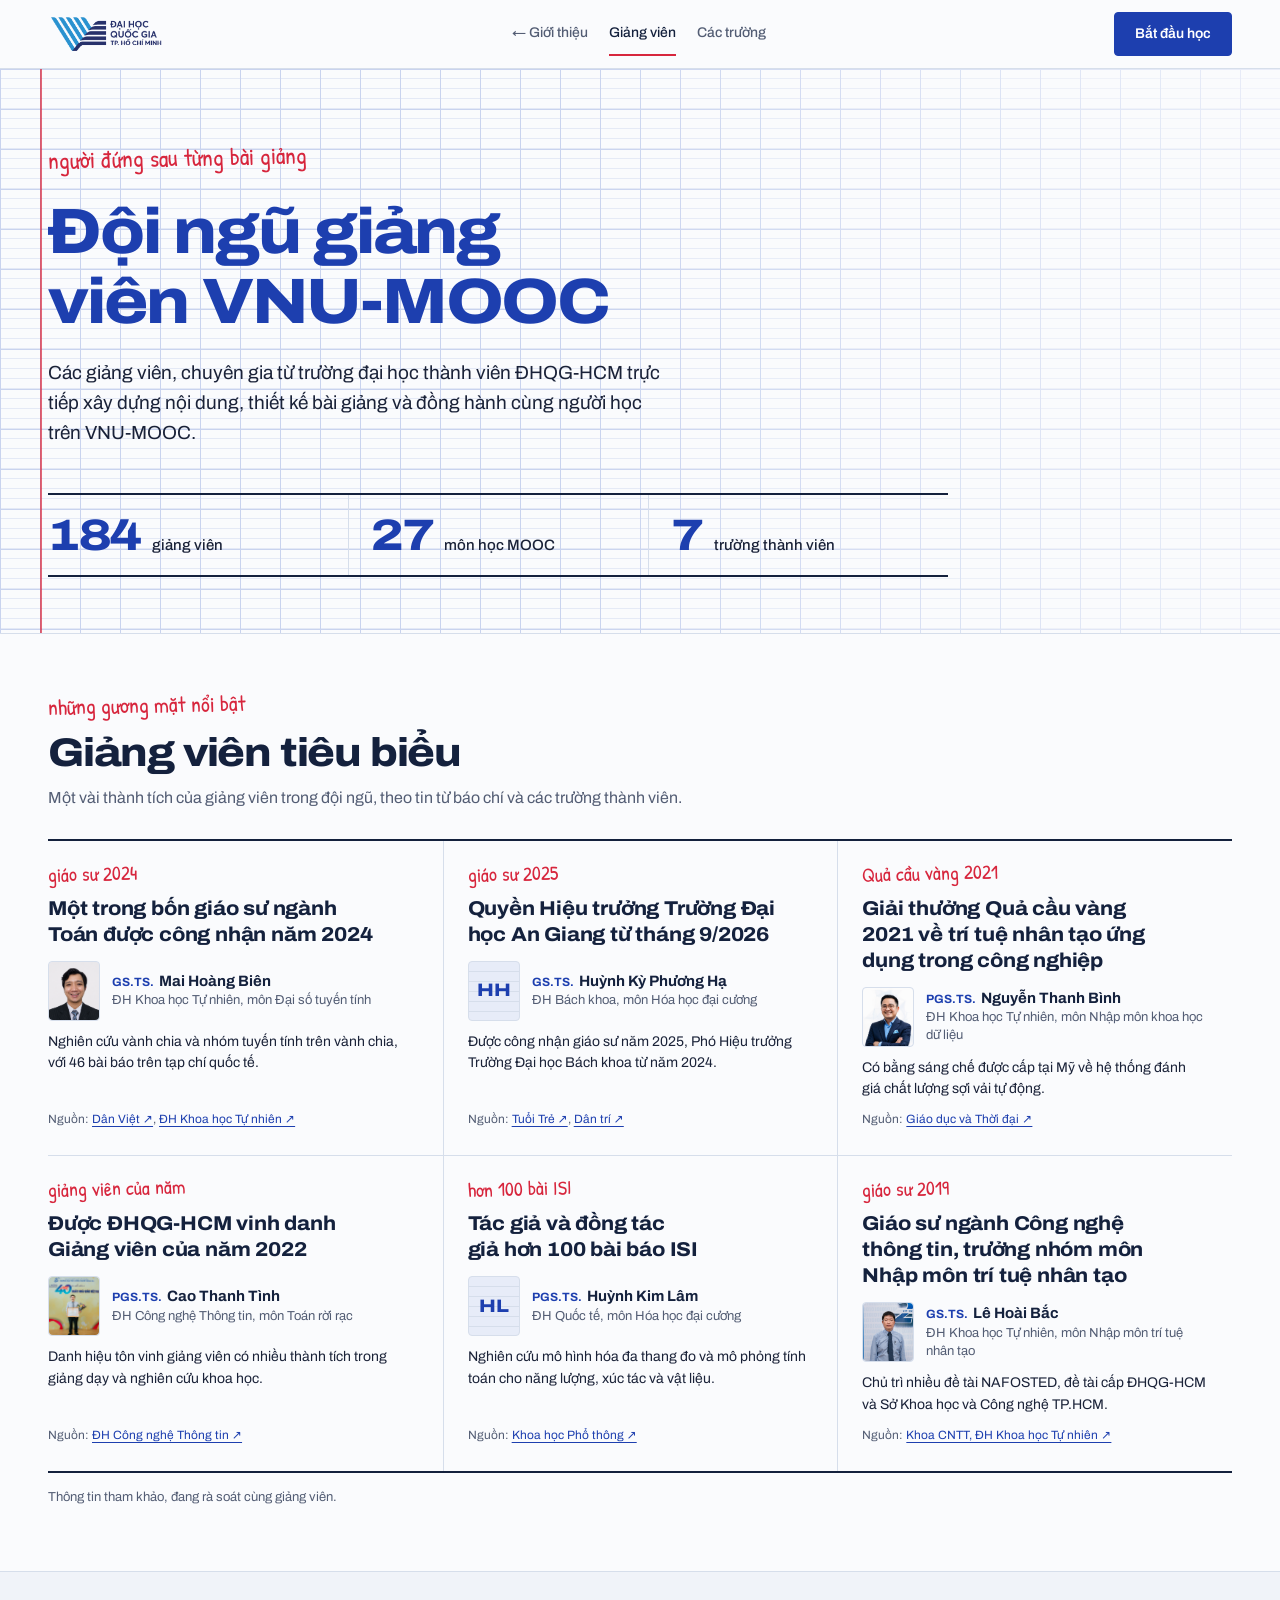
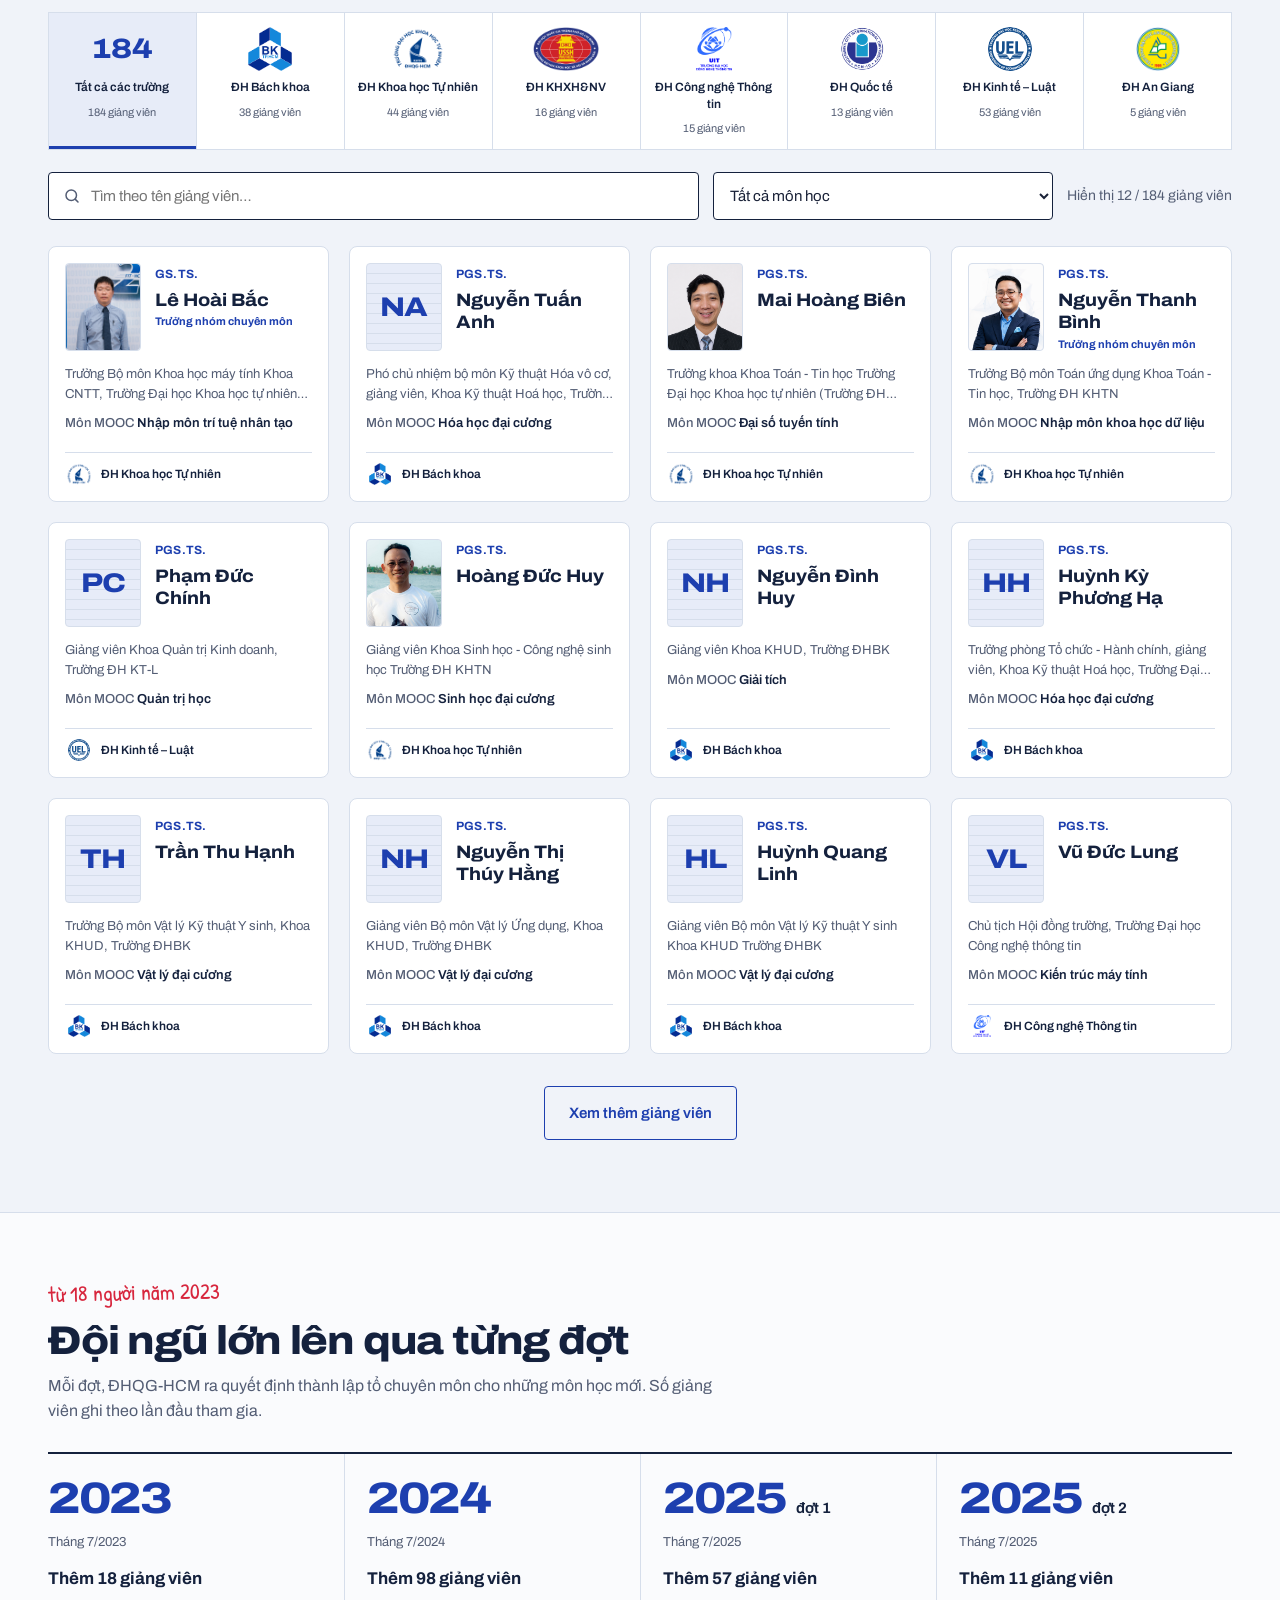
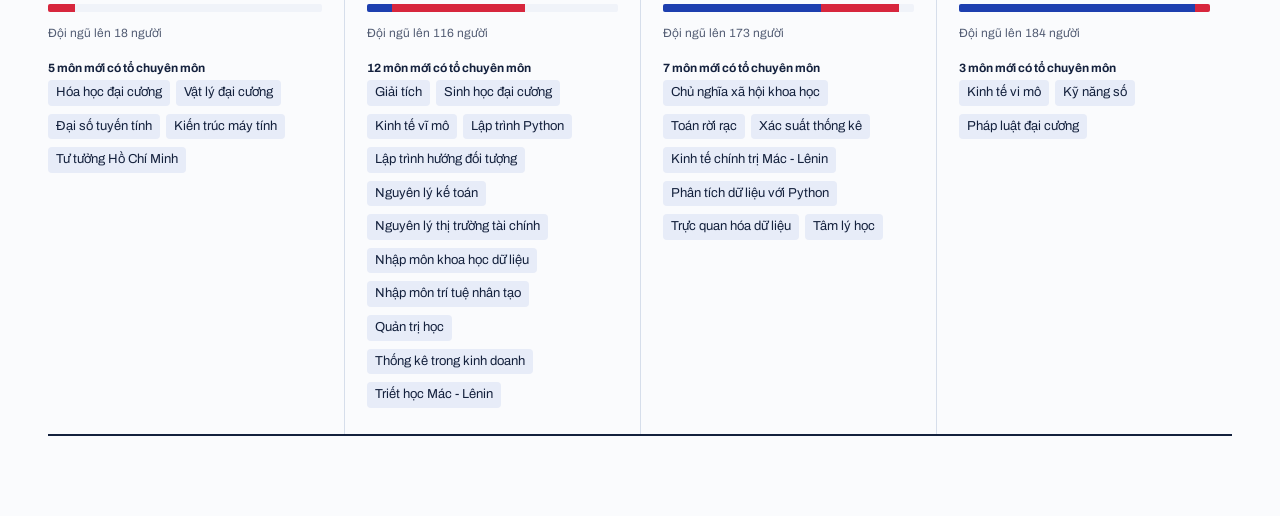
<file: giang-vien.html>
<!DOCTYPE html>
<html lang="vi">
<head>
<meta charset="UTF-8">
<meta name="viewport" content="width=device-width, initial-scale=1.0">
<title>Đội ngũ giảng viên VNU-MOOC</title>
<meta name="description" content="Giảng viên, chuyên gia từ các trường đại học thành viên ĐHQG-HCM trực tiếp xây dựng nội dung và bài giảng trên VNU-MOOC.">
<link rel="icon" type="image/png" href="assets/about/logos/VNUHCM2.png">
<link rel="preconnect" href="https://fonts.googleapis.com">
<link rel="preconnect" href="https://fonts.gstatic.com" crossorigin>
<link href="https://fonts.googleapis.com/css2?family=Archivo:wdth,wght@62..125,400..800&family=Patrick+Hand&display=swap" rel="stylesheet">
<style>
  :root{
    --navy:#14213d;--blue:#1d3faf;--sky:#e7ecf8;--accent:#d7263d;--ink:#1a2238;--muted:#535d74;
    --line:#d6deeb;--rule:#c9d3ee;--bg:#fafbfd;--bg-soft:#f0f3f9;--max:1280px;
    --ruled:repeating-linear-gradient(180deg,transparent 0 9px,#d6deeb 9px 10px);
  }
  *{box-sizing:border-box;margin:0;padding:0}
  body{font-family:"Archivo",system-ui,sans-serif;color:var(--ink);background:var(--bg);line-height:1.6;-webkit-font-smoothing:antialiased;overflow-x:hidden}
  body.locked{overflow:hidden}
  img{max-width:100%;display:block}
  a{color:var(--blue);text-decoration:none}
  a:hover{color:var(--navy)}
  button,input,select{font:inherit;color:inherit}
  :focus-visible{outline:3px solid var(--blue);outline-offset:2px}
  .wrap{max-width:var(--max);margin:0 auto;padding:0 48px}
  .hand{font-family:"Patrick Hand",cursive;color:var(--accent)}
  .sr-only{position:absolute;width:1px;height:1px;overflow:hidden;clip:rect(0 0 0 0);white-space:nowrap}
  .skip-link{position:absolute;left:16px;top:-60px;background:var(--navy);color:#fff;padding:10px 14px;border-radius:4px;z-index:100}
  .skip-link:focus{top:12px;color:#fff}
  [hidden]{display:none!important}

  /* header */
  .top{position:sticky;top:0;z-index:30;background:rgba(250,251,253,.96);backdrop-filter:blur(8px);border-bottom:1px solid var(--line)}
  .top .wrap{height:68px;display:flex;align-items:center;justify-content:space-between;gap:20px}
  .top .logo img{height:38px;width:auto}
  .top nav{display:flex;gap:21px;font-size:14px;font-weight:500}
  .top nav a{color:var(--muted);padding:10px 0;border-bottom:2px solid transparent}
  .top nav a[aria-current]{color:var(--navy);border-color:var(--accent)}
  .btn{display:inline-flex;align-items:center;justify-content:center;gap:8px;border-radius:4px;padding:10px 20px;font-size:14px;font-weight:600;cursor:pointer;border:1.5px solid var(--blue)}
  .btn-primary{background:var(--blue);color:#fff}
  .btn-primary:hover{background:var(--navy);border-color:var(--navy);color:#fff}
  .btn-ghost{background:transparent;color:var(--blue)}
  .btn-ghost:hover{background:var(--sky)}

  /* hero */
  .hero{position:relative;padding:72px 0 56px;overflow:hidden}
  .hero::before{content:"";position:absolute;inset:0;background-image:linear-gradient(90deg,var(--rule) 1px,transparent 1px),linear-gradient(var(--rule) 1px,transparent 1px),repeating-linear-gradient(180deg,transparent 0 9px,#e4e9f6 9px 10px);background-size:40px 40px,40px 40px,auto;-webkit-mask-image:linear-gradient(90deg,#000 45%,rgba(0,0,0,.35));mask-image:linear-gradient(90deg,#000 45%,rgba(0,0,0,.35));pointer-events:none}
  .hero::after{content:"";position:absolute;top:0;bottom:0;left:40px;border-left:2px solid var(--accent);opacity:.7}
  .hero .wrap{position:relative}
  .hero .hand{display:inline-block;font-size:24px;transform:rotate(-1.2deg);transform-origin:left center}
  .hero h1{margin:18px 0 22px;font-size:clamp(38px,6vw,64px);line-height:1.08;font-weight:800;font-stretch:112%;letter-spacing:-.035em;color:var(--blue);max-width:780px;text-wrap:balance}
  .hero p{font-size:clamp(16px,1.7vw,19px);max-width:620px;text-wrap:pretty}
  .stats{display:grid;grid-template-columns:repeat(3,minmax(0,1fr));margin-top:44px;border-block:2px solid var(--navy);max-width:900px}
  .stats div{padding:18px 0 18px 22px;border-left:1px solid var(--line);display:flex;align-items:baseline;gap:12px;flex-wrap:wrap}
  .stats div:first-child{padding-left:0;border-left:0}
  .stats b{font-size:44px;font-weight:800;font-stretch:118%;color:var(--blue);letter-spacing:-.03em;line-height:1;font-variant-numeric:tabular-nums}
  .stats span{font-size:15px;font-weight:500}

  /* directory */
  .dir{background:var(--bg-soft);border-top:1px solid var(--line);padding:40px 0 72px}
  .units{display:grid;grid-template-columns:repeat(8,minmax(0,1fr));border-top:1px solid var(--line);border-left:1px solid var(--line);background:#fff}
  .unit{cursor:pointer;border:0;border-right:1px solid var(--line);border-bottom:1px solid var(--line);background:#fff;padding:14px 8px 12px;display:flex;flex-direction:column;align-items:center;gap:8px;min-height:112px}
  .unit:hover{background:var(--bg-soft)}
  .unit[aria-pressed="true"]{background:var(--sky);box-shadow:inset 0 -3px 0 var(--blue)}
  .unit .mark{height:44px;display:flex;align-items:center;justify-content:center}
  .unit .mark img{max-height:44px;max-width:88px;object-fit:contain}
  .unit .mark b{font-size:28px;font-weight:800;font-stretch:118%;color:var(--blue)}
  .unit .lbl{font-size:12px;font-weight:600;color:var(--navy);line-height:1.35;text-align:center}
  .unit .cnt{font-size:11px;color:var(--muted)}
  .tools{display:flex;gap:14px;align-items:center;margin:22px 0 26px;flex-wrap:wrap}
  .search{flex:1 1 360px;display:flex;align-items:center;gap:10px;background:#fff;border:1.5px solid var(--navy);border-radius:4px;padding:0 14px;height:48px}
  .search input{border:0;outline:0;font-size:15px;flex:1;min-width:0;background:transparent}
  .search:focus-within{outline:3px solid var(--blue);outline-offset:2px}
  .tools select{flex:0 1 340px;min-width:0;height:48px;border:1.5px solid var(--navy);border-radius:4px;background:#fff;font-size:15px;padding:0 12px}
  .result{font-size:14px;color:var(--muted);margin-left:auto}
  .grid{display:grid;grid-template-columns:repeat(4,minmax(0,1fr));gap:20px;list-style:none}
  .card{width:100%;height:100%;min-height:256px;text-align:left;cursor:pointer;padding:0;background:#fff;border:1px solid var(--line);border-radius:8px;overflow:hidden;display:flex;flex-direction:column;transition:border-color .15s,transform .15s}
  .card:hover{border-color:var(--navy);transform:translateY(-2px)}
  .portrait{position:relative;display:grid;place-items:center;aspect-ratio:4/5;background-color:var(--sky);background-image:var(--ruled);font-weight:800;font-stretch:118%;color:var(--blue);letter-spacing:-.03em;border-radius:4px}
  .portrait-photo{position:absolute;inset:0;width:100%;height:100%;object-fit:cover;border-radius:inherit}
  .card-head{display:grid;grid-template-columns:76px minmax(0,1fr);gap:14px;align-items:start;padding:16px 16px 0}
  .card .portrait{width:76px;height:88px;aspect-ratio:auto;font-size:27px;border:1px solid var(--line)}
  .card .identity{display:flex;flex-direction:column;align-items:flex-start;gap:4px;min-width:0;padding-top:2px}
  .card .lead-label{font-size:11px;font-weight:700;color:var(--blue);line-height:1.25}
  .badge{position:absolute;top:12px;left:12px;background:#fff;border:1.5px solid var(--navy);border-radius:4px;padding:3px 8px;font-size:11px;font-weight:700;color:var(--navy);letter-spacing:0}
  .card .body{padding:14px 16px 16px;display:flex;flex-direction:column;gap:10px;flex:1}
  .ttl{font-size:12px;font-weight:700;color:var(--blue);letter-spacing:.02em}
  .card .nm{font-size:18px;font-weight:750;font-stretch:110%;color:var(--navy);line-height:1.25}
  .card .cv{font-size:13px;color:var(--muted);line-height:1.5;display:-webkit-box;-webkit-line-clamp:2;-webkit-box-orient:vertical;overflow:hidden}
  .card .course{font-size:13px;color:var(--navy);font-weight:600;line-height:1.4;display:-webkit-box;-webkit-line-clamp:2;-webkit-box-orient:vertical;overflow:hidden}
  .card .course::before{content:"Môn MOOC  ";font-weight:500;color:var(--muted)}
  .card .us{display:flex;align-items:center;gap:8px;margin-top:auto;padding-top:10px;border-top:1px solid var(--line);font-size:12px;color:var(--navy);font-weight:600}
  .card .us img{height:22px;width:28px;object-fit:contain}
  .more{display:flex;justify-content:center;margin-top:32px}
  .more .btn{font-size:15px;padding:14px 24px}
  .empty{padding:48px 0;text-align:center;color:var(--muted)}
  .empty .hand{font-size:22px;display:block;margin-bottom:6px}

  /* drawer */
  .scrim{position:fixed;inset:0;background:rgba(6,23,58,.45);z-index:40}
  .drawer{position:fixed;top:0;right:0;bottom:0;width:min(460px,100%);background:var(--bg);border-left:1.5px solid var(--navy);z-index:41;overflow-y:auto;padding:24px 32px 32px;display:flex;flex-direction:column;gap:18px}
  .drawer .head{display:flex;justify-content:space-between;align-items:center}
  .drawer .head .hand{font-size:21px}
  .close{width:44px;height:44px;border:1px solid var(--line);border-radius:4px;background:var(--bg-soft);font-size:24px;cursor:pointer;line-height:1}
  .drawer .who{display:grid;grid-template-columns:120px minmax(0,1fr);gap:18px;align-items:end}
  .drawer .portrait{font-size:36px}
  .drawer .nm{font-size:26px;font-weight:800;font-stretch:112%;color:var(--navy);line-height:1.15;margin-top:4px}
  .drawer .cv{font-size:14px;color:var(--muted);line-height:1.6}
  .unit-row{display:flex;align-items:center;gap:10px;padding:12px 0;border-block:1px solid var(--line);font-size:14px;font-weight:600;color:var(--navy)}
  .unit-row img{height:30px;width:36px;object-fit:contain}
  .sub{font-size:12px;font-weight:700;color:var(--navy);margin-bottom:8px}
  .chips{display:flex;flex-wrap:wrap;gap:8px}
  .chip{padding:6px 10px;background:var(--sky);border-radius:4px;font-size:13px;color:var(--navy);border:0;cursor:pointer;text-align:left}
  .chip:hover{background:#d6e0f5}
  .drawer .btn{padding:14px 24px;font-size:15px}

  /* profile */
  .crumbs{padding-top:22px;display:flex;justify-content:space-between;align-items:center;gap:12px;flex-wrap:wrap;font-size:13px;color:var(--muted)}
  .crumbs .pager{display:flex;gap:8px}
  .crumbs .pager button{font-size:13px;cursor:pointer;background:#fff;border:1px solid var(--line);border-radius:4px;padding:6px 12px;color:var(--navy)}
  .crumbs .pager button:hover{border-color:var(--navy)}
  .pf-hero{position:relative;overflow:hidden}
  .pf-hero::before{content:"";position:absolute;inset:0;background-image:linear-gradient(90deg,var(--rule) 1px,transparent 1px),linear-gradient(var(--rule) 1px,transparent 1px),repeating-linear-gradient(180deg,transparent 0 9px,#e4e9f6 9px 10px);background-size:40px 40px,40px 40px,auto;-webkit-mask-image:linear-gradient(90deg,transparent 30%,rgba(0,0,0,.6));mask-image:linear-gradient(90deg,transparent 30%,rgba(0,0,0,.6));pointer-events:none}
  .pf-grid{position:relative;display:grid;grid-template-columns:minmax(0,240px) minmax(0,1fr);gap:48px;padding-block:36px 48px;align-items:center}
  .pf-grid .portrait{font-size:clamp(64px,8vw,92px);border-radius:8px;border:1.5px solid var(--navy);aspect-ratio:1}
  .pf-grid .portrait img{display:block;width:100%;height:100%;object-fit:cover;border-radius:6px}
  .pf-info{display:flex;flex-direction:column;gap:16px;padding-bottom:8px}
  .pf-info .lead-tag{align-self:flex-start;border:1.5px solid var(--navy);border-radius:4px;padding:4px 10px;font-size:12px;font-weight:700;color:var(--navy);background:#fff}
  .pf-info h1{font-size:clamp(38px,5.5vw,64px);line-height:1.05;font-weight:800;font-stretch:112%;letter-spacing:-.035em;color:var(--navy);text-wrap:balance}
  .pf-info h1 .pf-academic{font-size:.48em;font-weight:750;letter-spacing:-.01em;color:var(--blue);white-space:nowrap;vertical-align:.13em}
  .pf-info p{font-size:18px;line-height:1.55;max-width:640px}
  .pf-info .bio{font-size:16px;color:var(--muted)}
  .pf-info .seed-note{font-size:13px;color:var(--muted)}
  .pf-info .seed-note a{color:var(--blue);text-decoration:underline;text-underline-offset:3px}
  .pf-info .unit-row{border-top:1.5px solid var(--navy);border-bottom:0;padding-top:16px;max-width:640px;font-size:15px}
  .pf-info .unit-row img{height:40px;width:48px}
  .pf-body{background:var(--bg-soft);border-top:1px solid var(--line);padding:48px 0 72px}
  .pf-cols{display:grid;grid-template-columns:minmax(0,1fr) 380px;gap:56px}
  .blk-h{display:flex;align-items:baseline;gap:14px;border-bottom:1.5px solid var(--navy);padding-bottom:10px}
  .blk-h h2{font-size:22px;font-weight:780;font-stretch:112%;color:var(--navy)}
  .blk-h .hand{font-size:18px}
  .peers{display:grid;grid-template-columns:repeat(2,minmax(0,1fr));gap:0 32px;list-style:none}
  .peer{display:grid;grid-template-columns:64px minmax(0,1fr);gap:16px;align-items:center;padding:16px 0;border-bottom:1px solid var(--line);color:inherit;width:100%;background:none;border-inline:0;border-top:0;text-align:left;cursor:pointer}
  .peer:hover .pn{color:var(--blue)}
  .peer .portrait{font-size:20px}
  .peer .pn{font-size:16px;font-weight:700;color:var(--navy);line-height:1.3}
  .peer .pn small{font-size:12px;color:var(--blue);font-weight:700;margin-right:6px}
  .peer .pm{display:block;font-size:13px;color:var(--muted);line-height:1.45;display:-webkit-box;-webkit-line-clamp:1;-webkit-box-orient:vertical;overflow:hidden}
  .course-list{list-style:none}
  .course-list button{display:flex;width:100%;justify-content:space-between;align-items:center;gap:12px;padding:14px 0;border:0;border-bottom:1px solid var(--line);background:none;font-size:15px;font-weight:600;color:var(--navy);cursor:pointer;text-align:left}
  .course-list button:hover{color:var(--blue)}
  .course-list button span:last-child{color:var(--blue)}
  .course-list small{display:block;font-weight:500;font-size:12px;color:var(--muted)}
  .pf-side{display:flex;flex-direction:column;gap:32px}
  .pf-side .sub{font-size:13px;padding-bottom:10px;border-bottom:1.5px solid var(--navy);margin:0}
  .pf-extra{margin-bottom:32px}
  .pf-extra h2{font-size:22px;font-weight:780;color:var(--navy);border-bottom:1.5px solid var(--navy);padding-bottom:10px;margin-bottom:12px}
  .pf-extra ul{padding-left:20px;line-height:1.6}
  .pf-extra .education-heading{display:flex;align-items:baseline;justify-content:space-between;gap:12px;border-bottom:1.5px solid var(--navy);padding-bottom:10px;margin-bottom:12px;flex-wrap:wrap}
  .pf-extra .education-heading h2{border:0;padding:0;margin:0}
  .education-status{font-size:12px;font-weight:700;color:var(--blue)}
  .education-status.is-demo{color:#925419}
  .education-note{font-size:13px;color:var(--muted);margin:0 0 20px;max-width:64ch}
  .education-note a{text-decoration:underline;text-underline-offset:3px}
  .education-timeline{list-style:none!important;padding:0 0 0 32px!important;position:relative;display:grid;gap:14px}
  .education-timeline::before{content:"";position:absolute;left:9px;top:14px;bottom:14px;border-left:2px solid var(--blue)}
  .education-timeline li{position:relative;padding:0!important}
  .education-timeline li::before{content:"";position:absolute;left:-31px;top:14px;width:16px;height:16px;border-radius:50%;border:3px solid var(--blue);background:#fff;box-shadow:0 0 0 3px var(--bg-soft)}
  .education-timeline.is-demo::before{border-color:#b68545}
  .education-timeline.is-demo li::before{border-color:#b68545}
  .education-card{background:#fff;border:1px solid var(--line);border-left:3px solid var(--blue);border-radius:5px;padding:14px 18px;min-height:86px}
  .education-timeline.is-demo .education-card{border-left-color:#b68545;background:#fffdf8}
  .education-period{display:inline-block;background:var(--blue);color:#fff;border-radius:3px;padding:2px 10px;font-size:12px;font-weight:700;font-variant-numeric:tabular-nums;margin-bottom:8px}
  .education-timeline.is-demo .education-period{background:#8f632d}
  .education-degree{display:block;font-size:16px;font-weight:750;color:var(--navy);line-height:1.35}
  .education-meta{display:block;font-size:13px;color:var(--muted);margin-top:3px;line-height:1.5}
  .pf-side .profile-links{list-style:none;display:grid;gap:10px}
  .pf-side .profile-links a{color:var(--blue);text-decoration:underline;text-underline-offset:3px}

  /* giảng viên tiêu biểu */
  .feat-sec{padding:56px 0 64px;border-top:1px solid var(--line)}
  .feat{list-style:none;display:grid;grid-template-columns:repeat(3,minmax(0,1fr));border-block:2px solid var(--navy)}
  .feat>li{display:flex;flex-direction:column;gap:10px;padding:24px 24px 26px;border-left:1px solid var(--line)}
  .feat>li:nth-child(3n+1){border-left:0;padding-left:0}
  .feat>li:nth-child(n+4){border-top:1px solid var(--line)}
  .ft-mark{font-size:20px;line-height:1;transform:rotate(-1.5deg);transform-origin:left center;align-self:flex-start}
  .ft-link{display:flex;flex-direction:column;gap:14px;color:inherit}
  .ft-head{font-size:20px;font-weight:750;font-stretch:108%;line-height:1.3;color:var(--navy);letter-spacing:-.01em;text-wrap:balance}
  .ft-link:hover .ft-head{color:var(--blue)}
  .ft-who{display:grid;grid-template-columns:52px minmax(0,1fr);gap:12px;align-items:center}
  .ft-who .portrait{width:52px;height:60px;aspect-ratio:auto;font-size:18px;border:1px solid var(--line)}
  .ft-who b{display:block;font-size:15px;font-weight:700;color:var(--navy);line-height:1.3}
  .ft-who b small{font-size:12px;color:var(--blue);margin-right:5px}
  .ft-who span span{display:block;font-size:13px;color:var(--muted);line-height:1.4}
  .ft-detail{font-size:14px;color:var(--ink);line-height:1.55}
  .ft-src{margin-top:auto;font-size:12px;color:var(--muted)}
  .ft-src a{text-decoration:underline;text-underline-offset:3px}
  .feat-note{margin-top:14px;font-size:13px;color:var(--muted)}

  /* sổ các đợt */
  .sec-h{max-width:680px;margin-bottom:28px}
  .sec-h .hand{display:inline-block;font-size:22px;transform:rotate(-1.2deg);transform-origin:left center}
  .sec-h h2{margin:6px 0 10px;font-size:clamp(28px,3.6vw,40px);line-height:1.1;font-weight:800;font-stretch:112%;letter-spacing:-.03em;color:var(--navy)}
  .sec-h p{color:var(--muted);text-wrap:pretty}

  .ledger-sec{padding:64px 0 80px;border-top:1px solid var(--line)}
  .ledger{list-style:none;display:grid;grid-template-columns:repeat(var(--n,4),minmax(0,1fr));border-block:2px solid var(--navy)}
  .ledger>li{padding:22px 22px 26px;border-left:1px solid var(--line);display:flex;flex-direction:column;gap:12px}
  .ledger>li:first-child{border-left:0;padding-left:0}
  .ledger .yr{display:flex;align-items:baseline;gap:10px;flex-wrap:wrap}
  .ledger .yr b{font-size:44px;font-weight:800;font-stretch:118%;letter-spacing:-.03em;line-height:1;color:var(--blue);font-variant-numeric:tabular-nums}
  .ledger .yr span{font-size:15px;font-weight:650;color:var(--navy)}
  .ledger time{font-size:13px;color:var(--muted)}
  .ledger .add{font-size:17px;font-weight:700;color:var(--navy)}
  .ledger .bar{height:8px;background:var(--bg-soft);border-radius:2px;display:flex;overflow:hidden}
  .ledger .bar i{display:block;height:100%;background:var(--blue)}
  .ledger .bar i+i{background:var(--accent)}
  .ledger .cum{font-size:12px;color:var(--muted);font-variant-numeric:tabular-nums}
  .ledger ul{list-style:none;display:flex;flex-wrap:wrap;gap:6px}
  .ledger ul button{padding:4px 8px;background:var(--sky);border:0;border-radius:4px;font-size:13px;color:var(--navy);cursor:pointer;text-align:left;line-height:1.35}
  .ledger ul button:hover{background:#d6e0f5}
  .ledger .sub{margin:4px 0 0}

  @media(max-width:1100px){
    .units{grid-template-columns:repeat(4,minmax(0,1fr))}
    .grid{grid-template-columns:repeat(3,minmax(0,1fr))}
    .pf-cols{grid-template-columns:1fr}
    .ledger{grid-template-columns:repeat(2,minmax(0,1fr))}
    .ledger>li:nth-child(odd){border-left:0;padding-left:0}
    .ledger>li:nth-child(n+3){border-top:1px solid var(--line)}
    .feat{grid-template-columns:repeat(2,minmax(0,1fr))}
    .feat>li:nth-child(n){border-left:1px solid var(--line);padding-left:24px;border-top:0}
    .feat>li:nth-child(odd){border-left:0;padding-left:0}
    .feat>li:nth-child(n+3){border-top:1px solid var(--line)}
  }
  @media(max-width:760px){
    .wrap{padding:0 16px}
    .top nav{display:none}
    .top .logo img{height:30px}
    .hero{padding:48px 0 40px}
    .hero::after{left:8px}
    .stats b{font-size:32px}
    .stats div{padding-left:14px}
    .units{grid-template-columns:repeat(2,minmax(0,1fr))}
    .unit{min-height:96px}
    .grid{grid-template-columns:repeat(2,minmax(0,1fr));gap:12px}
    .card .portrait{font-size:27px}
    .card .body{padding:12px}
    .card .nm{font-size:16px}
    .result{margin-left:0}
    .tools select{flex:1 1 100%}
    .pf-grid{grid-template-columns:1fr;gap:28px;padding-block:24px 40px}
    .pf-grid .portrait{max-width:220px}
    .peers{grid-template-columns:1fr}
    .drawer{padding:20px 16px 28px}
    .feat-sec{padding:40px 0 48px}
    .feat{grid-template-columns:1fr}
    .feat>li:nth-child(n){border-left:0;padding-inline:0}
    .feat>li:nth-child(n+2){border-top:1px solid var(--line)}
    .ft-head{font-size:18px}
    .ledger{grid-template-columns:1fr}
    .ledger>li{border-left:0;padding-left:0;padding-right:0}
    .ledger>li+li{border-top:1px solid var(--line)}
  }
  @media(max-width:400px){.grid{grid-template-columns:1fr}}
  @media(prefers-reduced-motion:reduce){*{transition:none!important}}
</style>
</head>
<body>
<a class="skip-link" href="#noi-dung">Bỏ qua điều hướng</a>
<header class="top">
  <div class="wrap">
    <a href="index.html" class="logo" aria-label="Trang giới thiệu VNU-MOOC"><img src="assets/about/logos/VNUHCM.png" alt="Logo VNU-MOOC" width="6050" height="1986"></a>
    <nav aria-label="Điều hướng">
      <a href="index.html">← Giới thiệu</a>
      <a href="giang-vien.html" aria-current="page">Giảng viên</a>
      <a href="index.html#cac-don-vi">Các trường</a>
    </nav>
    <a href="https://mooc.ctlt.tech/clients/login" target="_blank" rel="noopener noreferrer" class="btn btn-primary">Bắt đầu học</a>
  </div>
</header>

<main id="noi-dung" tabindex="-1">
  <!-- Danh bạ -->
  <div id="view-dir">
    <section class="hero" aria-labelledby="dir-title">
      <div class="wrap">
        <span class="hand">người đứng sau từng bài giảng</span>
        <h1 id="dir-title">Đội ngũ giảng viên VNU-MOOC</h1>
        <p>Các giảng viên, chuyên gia từ trường đại học thành viên ĐHQG-HCM trực tiếp xây dựng nội dung, thiết kế bài giảng và đồng hành cùng người học trên VNU-MOOC.</p>
        <div class="stats">
          <div><b id="st-gv">–</b><span>giảng viên</span></div>
          <div><b id="st-mon">–</b><span>môn học MOOC</span></div>
          <div><b id="st-tr">–</b><span>trường thành viên</span></div>
        </div>
      </div>
    </section>
    <section class="feat-sec" id="tieu-bieu" aria-labelledby="feat-title" hidden>
      <div class="wrap">
        <div class="sec-h">
          <span class="hand">những gương mặt nổi bật</span>
          <h2 id="feat-title">Giảng viên tiêu biểu</h2>
          <p>Một vài thành tích của giảng viên trong đội ngũ, theo tin từ báo chí và các trường thành viên.</p>
        </div>
        <ul class="feat" id="feat"></ul>
        <p class="feat-note" id="feat-note" hidden>Thông tin tham khảo, đang rà soát cùng giảng viên.</p>
      </div>
    </section>
    <section class="dir" aria-label="Danh bạ giảng viên">
      <div class="wrap">
        <div class="units" id="units" role="group" aria-label="Lọc theo trường"></div>
        <div class="tools">
          <label class="search"><svg width="18" height="18" viewBox="0 0 24 24" fill="none" stroke="#535d74" stroke-width="2" stroke-linecap="round" aria-hidden="true"><circle cx="11" cy="11" r="7"/><path d="m20 20-3.5-3.5"/></svg><span class="sr-only">Tìm giảng viên</span><input id="q" type="search" placeholder="Tìm theo tên giảng viên…" autocomplete="off"></label>
          <label class="sr-only" for="course">Lọc theo môn học</label>
          <select id="course"><option value="all">Tất cả môn học</option></select>
          <span class="result" id="result" aria-live="polite"></span>
        </div>
        <ul class="grid" id="cards"></ul>
        <div class="empty" id="empty" hidden><span class="hand">chưa tìm thấy ai</span>Thử bỏ bớt bộ lọc hoặc tìm với tên khác.</div>
        <div class="more" id="more" hidden><button type="button" class="btn btn-ghost">Xem thêm giảng viên</button></div>
      </div>
    </section>
    <section class="ledger-sec" id="cac-dot" aria-labelledby="dot-title" hidden>
      <div class="wrap">
        <div class="sec-h">
          <span class="hand" id="dot-note"></span>
          <h2 id="dot-title">Đội ngũ lớn lên qua từng đợt</h2>
          <p>Mỗi đợt, ĐHQG-HCM ra quyết định thành lập tổ chuyên môn cho những môn học mới. Số giảng viên ghi theo lần đầu tham gia.</p>
        </div>
        <ol class="ledger" id="ledger"></ol>
      </div>
    </section>
  </div>

  <!-- Hồ sơ -->
  <div id="view-pf" hidden>
    <div class="wrap crumbs">
      <span><a href="#">Đội ngũ giảng viên</a> / <span id="pf-crumb"></span></span>
      <span class="pager"><button type="button" id="pf-prev">← Giảng viên trước</button><button type="button" id="pf-next">Giảng viên sau →</button></span>
    </div>
    <section class="pf-hero" aria-labelledby="pf-name">
      <div class="wrap pf-grid">
        <span class="portrait" id="pf-ini" aria-hidden="true"></span>
        <div class="pf-info">
          <span class="lead-tag" id="pf-lead" hidden>Trưởng nhóm chuyên môn</span>
          <h1 id="pf-name"><span class="pf-academic" id="pf-t"></span><span id="pf-name-text"></span></h1>
          <p id="pf-cv"></p>
          <p class="bio" id="pf-bio" hidden></p>
          <p class="seed-note" id="pf-seed-note" hidden>Thông tin tham khảo, đang rà soát. <a id="pf-seed-source" target="_blank" rel="noopener noreferrer" hidden>Xem nguồn ↗</a></p>
          <div class="unit-row"><img id="pf-logo" alt=""><span id="pf-dv"></span></div>
        </div>
      </div>
    </section>
    <section class="pf-body">
      <div class="wrap pf-cols">
        <div>
          <section class="pf-extra" id="pf-expertise-block" hidden><h2>Lĩnh vực chuyên môn</h2><ul id="pf-expertise"></ul></section>
          <section class="pf-extra" id="pf-education-block" hidden>
            <div class="education-heading"><h2>Học vấn</h2><span class="education-status" id="pf-education-status"></span></div>
            <p class="education-note" id="pf-education-note"></p>
            <ol class="education-timeline" id="pf-education"></ol>
          </section>
          <div class="blk-h"><h2>Cùng tổ chuyên môn</h2><span class="hand" id="pf-peer-note"></span></div>
          <ul class="peers" id="pf-peers"></ul>
        </div>
        <aside class="pf-side">
          <div>
            <div class="sub">Môn học tham gia xây dựng</div>
            <ul class="course-list" id="pf-mon"></ul>
          </div>
          <div id="pf-links-block" hidden><div class="sub">Hồ sơ học thuật</div><ul class="profile-links" id="pf-links"></ul></div>
        </aside>
      </div>
    </section>
  </div>
</main>

<div class="scrim" id="scrim" hidden></div>
<aside class="drawer" id="drawer" role="dialog" aria-modal="true" aria-labelledby="dr-name" hidden>
  <div class="head"><span class="hand">hồ sơ nhanh</span><button type="button" class="close" id="dr-close" aria-label="Đóng hồ sơ nhanh">×</button></div>
  <div class="who">
    <span class="portrait" id="dr-ini" aria-hidden="true"></span>
    <div><div class="ttl" id="dr-t"></div><div class="nm" id="dr-name"></div></div>
  </div>
  <p class="cv" id="dr-cv"></p>
  <div class="unit-row"><img id="dr-logo" alt=""><span id="dr-dv"></span></div>
  <div><div class="sub">Môn học tham gia xây dựng</div><div class="chips" id="dr-mon"></div></div>
  <a class="btn btn-primary" id="dr-full" href="#">Xem hồ sơ đầy đủ →</a>
</aside>

<script>
(() => {
  'use strict';
  const UNITS = [
    {u:'hcmut', label:'ĐH Bách khoa', logo:'assets/about/logos/hcmut.png'},
    {u:'hcmus', label:'ĐH Khoa học Tự nhiên', logo:'assets/about/logos/hcmus.png'},
    {u:'ussh', label:'ĐH KHXH&NV', logo:'assets/about/logos/ussh.png'},
    {u:'uit', label:'ĐH Công nghệ Thông tin', logo:'assets/about/logos/uit.png'},
    {u:'iu', label:'ĐH Quốc tế', logo:'assets/about/logos/iu.png'},
    {u:'uel', label:'ĐH Kinh tế – Luật', logo:'assets/about/logos/uel.svg'},
    {u:'agu', label:'ĐH An Giang', logo:'assets/about/logos/agu.png'}];
  const LOGO = Object.fromEntries(UNITS.map(x => [x.u, x.logo]));
  const GROUPS = [
    ['Lý luận chính trị', ['Triết học Mác - Lênin','Tư tưởng Hồ Chí Minh','Chủ nghĩa xã hội khoa học','Kinh tế chính trị Mác - Lênin']],
    ['Kinh tế – Luật – Xã hội', ['Thống kê trong kinh doanh','Quản trị học','Nguyên lý thị trường tài chính','Nguyên lý kế toán','Kinh tế vi mô','Kinh tế vĩ mô','Pháp luật đại cương','Tâm lý học']],
    ['Công nghệ thông tin', ['Kiến trúc máy tính','Lập trình Python','Lập trình hướng đối tượng','Nhập môn trí tuệ nhân tạo','Nhập môn khoa học dữ liệu','Trực quan hóa dữ liệu','Phân tích dữ liệu với Python','Kỹ năng số']],
    ['Khoa học cơ bản', ['Khối học phần Hóa học đại cương','Khối học phần Vật lý đại cương','Khối học phần Sinh học đại cương','Khối học phần Đại số tuyến tính','Khối học phần Giải tích','Khối học phần Toán rời rạc','Khối học phần Xác suất thống kê']]];
  const PAGE = 12;

  const $ = id => document.getElementById(id);
  const esc = s => String(s).replace(/[&<>"']/g, c => ({'&':'&amp;','<':'&lt;','>':'&gt;','"':'&quot;',"'":'&#39;'}[c]));
  const fold = s => s.normalize('NFD').replace(/[̀-ͯ]/g, '').replace(/đ/g, 'd').replace(/Đ/g, 'D').toLowerCase();
  const ini = n => { const w = n.trim().split(/\s+/); return (w[0][0] + (w.length > 1 ? w[w.length - 1][0] : '')).toUpperCase(); };
  const shortMon = m => m.replace('Khối học phần ', '');
  // trưởng nhóm của đúng môn này; dữ liệu cũ chỉ có cờ gộp
  const leadIn = (a, m) => (a.lead_mon ? a.lead_mon.includes(m) : a.lead) ? 1 : 0;
  // "2024" → "năm 2024", "2025 đợt 1" → "đợt 1 năm 2025"
  const fmtDot = d => { const m = /^(\d{4}) (đợt \d+)$/.exec(d || ''); return m ? `${m[2]} năm ${m[1]}` : `năm ${d}`; };

  let all = [], bySlug = new Map(), profiles = {}, educationSeeds = {}, dots = [], featured = null;
  const st = {unit:'all', course:'all', q:'', limit:PAGE};
  let lastFocus = null;

  function getPhoto(p) {
    const key = `${p.u}:${fold(p.n).replace(/[^a-z0-9]+/g, '-').replace(/^-|-$/g, '')}`;
    const url = profiles[key]?.photo;
    return typeof url === 'string' && (/^https:\/\//.test(url) || /^assets\//.test(url)) ? url : null;
  }

  function portrait(p) {
    const photo = getPhoto(p);
    return `<span class="portrait" aria-hidden="true">${esc(p.ini)}${photo ? `<img class="portrait-photo" src="${esc(photo)}" alt="" loading="lazy" decoding="async">` : ''}</span>`;
  }

  function renderUnits() {
    const items = [{u:'all', label:'Tất cả các trường', n:all.length}, ...UNITS.map(x => ({...x, n:all.filter(a => a.u === x.u).length}))];
    $('units').innerHTML = items.map(x => `<button type="button" class="unit" data-u="${x.u}" aria-pressed="${st.unit === x.u}">
      <span class="mark">${x.logo ? `<img src="${x.logo}" alt="">` : `<b>${x.n}</b>`}</span>
      <span class="lbl">${esc(x.label)}</span><span class="cnt">${x.n} giảng viên</span></button>`).join('');
  }

  function filtered() {
    const q = fold(st.q.trim());
    return all.filter(a => (st.unit === 'all' || a.u === st.unit)
      && (st.course === 'all' || a.mon.includes(st.course))
      && (!q || a.key.includes(q)));
  }

  function renderCards() {
    const list = filtered(), shown = list.slice(0, st.limit);
    $('cards').innerHTML = shown.map(p => `<li><button type="button" class="card" data-s="${p.slug}">
      <span class="card-head">${portrait(p)}<span class="identity"><span class="ttl">${esc(p.t)}</span><span class="nm">${esc(p.n)}</span>${p.lead ? '<span class="lead-label">Trưởng nhóm chuyên môn</span>' : ''}</span></span>
      <span class="body">
      <span class="cv">${esc(p.cv)}</span>
      <span class="course">${esc(shortMon(p.mon[0]))}${p.mon.length > 1 ? ` +${p.mon.length - 1} môn` : ''}</span>
      <span class="us"><img src="${LOGO[p.u]}" alt="">${esc(p.us)}</span></span></button></li>`).join('');
    $('result').textContent = `Hiển thị ${shown.length} / ${list.length} giảng viên`;
    $('empty').hidden = list.length > 0;
    $('more').hidden = list.length <= st.limit;
  }

  function renderFeatured() {
    const items = (featured?.items || []).map(f => ({f, p:all.find(a => a.pid === f.person_id)})).filter(x => x.p);
    if (!items.length) return;
    const safe = u => /^https:\/\//.test(u || '');
    $('feat').innerHTML = items.map(({f, p}) => `<li>
      <span class="hand ft-mark">${esc(f.mark)}</span>
      <a class="ft-link" href="#gv/${p.slug}"><span class="ft-head">${esc(f.headline)}</span>
        <span class="ft-who">${portrait(p)}<span><b><small>${esc(f.t || p.t)}</small>${esc(p.n)}</b><span>${esc(p.us)}, môn ${esc(shortMon(p.mon[0]))}</span></span></span></a>
      <p class="ft-detail">${esc(f.detail)}</p>
      <p class="ft-src">Nguồn: ${(f.sources || []).filter(x => safe(x.url)).map(x => `<a href="${esc(x.url)}" target="_blank" rel="noopener noreferrer">${esc(x.label)} ↗</a>`).join(', ')}</p></li>`).join('');
    $('feat-note').hidden = featured.status !== 'pending';
    $('tieu-bieu').hidden = false;
  }

  function renderLedger() {
    if (!Array.isArray(dots) || !dots.length) return;
    const total = dots.reduce((n, d) => n + d.gv_moi, 0);
    let cum = 0;
    $('ledger').style.setProperty('--n', dots.length);
    $('ledger').innerHTML = dots.map(d => {
      const before = cum; cum += d.gv_moi;
      const [yr, ...rest] = d.dot.split(' ');
      const [y, mo] = d.ngay.split('-');
      return `<li><span class="yr"><b>${esc(yr)}</b>${rest.length ? `<span>${esc(rest.join(' '))}</span>` : ''}</span>
        <time datetime="${esc(d.ngay)}">Tháng ${+mo}/${y}</time>
        <span class="add">Thêm ${d.gv_moi} giảng viên</span>
        <span class="bar" aria-hidden="true"><i style="width:${before / total * 100}%"></i><i style="width:${d.gv_moi / total * 100}%"></i></span>
        <span class="cum">Đội ngũ lên ${cum} người</span>
        <div><div class="sub">${d.mon_moi.length} môn mới có tổ chuyên môn</div>
        <ul>${d.mon_moi.map(m => `<li><button type="button" data-mon="${esc(m)}">${esc(shortMon(m))}</button></li>`).join('')}</ul></div></li>`;
    }).join('');
    $('dot-note').textContent = `từ ${dots[0].gv_moi} người năm ${dots[0].dot.split(' ')[0]}`;
    $('cac-dot').hidden = false;
  }

  function openDrawer(p) {
    lastFocus = document.activeElement;
    $('dr-ini').textContent = p.ini; $('dr-t').textContent = p.t; $('dr-name').textContent = p.n;
    const photo = getPhoto(p);
    if (photo) { const img = document.createElement('img'); img.className = 'portrait-photo'; img.src = photo; img.alt = ''; $('dr-ini').append(img); }
    $('dr-cv').textContent = p.cv; $('dr-logo').src = LOGO[p.u]; $('dr-dv').textContent = p.dv;
    $('dr-mon').innerHTML = p.mon.map(m => `<button type="button" class="chip" data-mon="${esc(m)}">${esc(shortMon(m))}</button>`).join('');
    $('dr-full').href = '#gv/' + p.slug;
    $('drawer').hidden = $('scrim').hidden = false;
    document.body.classList.add('locked');
    $('dr-close').focus();
  }
  function closeDrawer(restore = true) {
    if ($('drawer').hidden) return;
    $('drawer').hidden = $('scrim').hidden = true;
    document.body.classList.remove('locked');
    if (restore && lastFocus) lastFocus.focus();
  }

  function setCourse(m) {
    st.course = m; st.limit = PAGE; st.unit = 'all'; st.q = '';
    $('course').value = m; $('q').value = '';
    closeDrawer(false);
    renderUnits();
    if (location.hash) history.pushState(null, '', location.pathname);
    route();
    renderCards();
    $('cards').scrollIntoView({behavior:'smooth', block:'start'});
  }

  function renderEducation(extra, key) {
    const approvedText = extra.review_status === 'approved' && Array.isArray(extra.education) && extra.education.length;
    const timeline = extra.education_timeline || (approvedText ? null : educationSeeds[key]);
    const items = Array.isArray(timeline?.items) ? timeline.items :
      (Array.isArray(extra.education) ? extra.education.filter(value => value && value !== 'Thời gian')
        .map(value => ({period:'', degree:value, field:'', institution:''})) : []);
    const demo = timeline?.status === 'demo';
    $('pf-education-block').hidden = items.length === 0;
    $('pf-education-status').textContent = demo ? 'Dữ liệu minh họa' :
      timeline?.status === 'source_candidate' ? 'Nguồn trường · đang rà soát' : '';
    $('pf-education-status').classList.toggle('is-demo', demo);
    $('pf-education').classList.toggle('is-demo', demo);
    const source = timeline?.source_url || extra.sources?.education;
    $('pf-education-note').innerHTML = demo
      ? 'Các mốc 20XX chỉ để xem trước giao diện; chưa phải học vấn của giảng viên.'
      : timeline?.status === 'source_candidate' && /^https:\/\//.test(source || '')
        ? `Các mốc được chép từ hồ sơ trường và đang chờ rà soát. <a href="${esc(source)}" target="_blank" rel="noopener noreferrer">Xem nguồn ↗</a>`
        : '';
    $('pf-education-note').hidden = !$('pf-education-note').textContent;
    $('pf-education').innerHTML = items.map(value => {
      const detail = [value.field, value.institution].filter(Boolean).map(esc).join(' · ');
      return `<li><div class="education-card">${value.period ? `<span class="education-period">${esc(value.period)}</span>` : ''}<span class="education-degree">${esc(value.degree)}</span>${detail ? `<span class="education-meta">${detail}</span>` : ''}</div></li>`;
    }).join('');
  }

  function renderProfile(p) {
    const i = all.indexOf(p);
    const key = `${p.u}:${fold(p.n).replace(/[^a-z0-9]+/g, '-').replace(/^-|-$/g, '')}`;
    const extra = profiles[key] || {};
    document.title = `${p.t} ${p.n} · Đội ngũ giảng viên VNU-MOOC`;
    $('pf-crumb').textContent = p.n; $('pf-ini').textContent = p.ini;
    const photo = getPhoto(p);
    const validPhoto = !!photo;
    $('pf-ini').setAttribute('aria-hidden', validPhoto ? 'false' : 'true');
    if (validPhoto) {
      const img = document.createElement('img'); img.src = photo; img.alt = `Ảnh ${p.n}`;
      img.onerror = () => { $('pf-ini').textContent = p.ini; $('pf-ini').setAttribute('aria-hidden', 'true'); };
      $('pf-ini').replaceChildren(img);
    }
    $('pf-lead').hidden = !p.lead; $('pf-t').textContent = p.t ? p.t + '\u00a0' : ''; $('pf-name-text').textContent = p.n;
    $('pf-cv').textContent = p.cv; $('pf-logo').src = LOGO[p.u]; $('pf-dv').textContent = p.dv;
    $('pf-bio').textContent = extra.bio || ''; $('pf-bio').hidden = !extra.bio;
    const hasCandidate = extra.bio || extra.photo || extra.expertise?.length || extra.education?.length || Object.keys(extra.links || {}).length;
    $('pf-seed-note').hidden = extra.review_status !== 'pending' || !hasCandidate;
    const source = extra.sources?.bio || extra.sources?.expertise || extra.sources?.education || extra.links?.official;
    $('pf-seed-source').hidden = !source || !/^https:\/\//.test(source);
    if (!$('pf-seed-source').hidden) $('pf-seed-source').href = source;
    for (const [field, id] of [['expertise', 'pf-expertise']]) {
      const values = Array.isArray(extra[field]) ? extra[field] : [];
      $(id).innerHTML = values.map(value => `<li>${esc(value)}</li>`).join('');
      $(id + '-block').hidden = values.length === 0;
    }
    renderEducation(extra, key);
    const labels = {official:'Nguồn tại trường', orcid:'ORCID', scholar:'Google Scholar'};
    $('pf-links').innerHTML = Object.entries(extra.links || {}).filter(([key, url]) =>
      labels[key] && typeof url === 'string' && /^https:\/\//.test(url))
      .map(([key, url]) => `<li><a href="${esc(url)}" target="_blank" rel="noopener noreferrer">${labels[key]} ↗</a></li>`).join('');
    $('pf-links-block').hidden = !$('pf-links').children.length;
    $('pf-mon').innerHTML = p.mon.map(m => {
      const n = all.filter(a => a.mon.includes(m)).length;
      const since = p.dot?.[m] ? `, tham gia từ ${fmtDot(p.dot[m])}` : '';
      return `<li><button type="button" data-mon="${esc(m)}"><span>${esc(shortMon(m))}<small>${n} giảng viên trong tổ${since}</small></span><span aria-hidden="true">→</span></button></li>`;
    }).join('');
    const peers = all.filter(a => a !== p && a.mon.some(m => p.mon.includes(m)))
      .map(a => ({a, lead:p.mon.some(m => a.mon.includes(m) && leadIn(a, m))}))
      .sort((x, y) => y.lead - x.lead);
    $('pf-peer-note').textContent = peers.length ? `${peers.length} người` : '';
    $('pf-peers').innerHTML = peers.map(({a, lead}) => `<li><a class="peer" href="#gv/${a.slug}">
      ${portrait(a)}<span><span class="pn"><small>${esc(a.t)}</small>${esc(a.n)}</span>
      <span class="pm">${lead ? 'Trưởng nhóm · ' : ''}${esc(a.us)}</span></span></a></li>`).join('')
      || '<li class="empty">Chưa có thông tin.</li>';
    $('pf-prev').onclick = () => { location.hash = 'gv/' + all[(i - 1 + all.length) % all.length].slug; };
    $('pf-next').onclick = () => { location.hash = 'gv/' + all[(i + 1) % all.length].slug; };
  }

  function route() {
    const m = location.hash.match(/^#gv\/(.+)$/);
    const p = m && bySlug.get(decodeURIComponent(m[1]));
    closeDrawer(false);
    $('view-dir').hidden = !!p; $('view-pf').hidden = !p;
    if (p) { renderProfile(p); scrollTo(0, 0); $('pf-name').focus?.(); }
    else document.title = 'Đội ngũ giảng viên VNU-MOOC';
  }

  function init(data) {
    const seen = new Map();
    all = data.map(a => {
      let slug = fold(a.n).replace(/[^a-z0-9]+/g, '-').replace(/^-|-$/g, '');
      if (seen.has(slug)) slug += '-' + a.u;
      seen.set(slug, true);
      const pid = `${a.u}:${fold(a.n).replace(/[^a-z0-9]+/g, '-').replace(/^-|-$/g, '')}`;
      return {...a, slug, pid, ini:ini(a.n), key:fold(a.t + ' ' + a.n)};
    });
    bySlug = new Map(all.map(a => [a.slug, a]));
    $('st-gv').textContent = all.length;
    $('st-mon').textContent = new Set(all.flatMap(a => a.mon)).size;
    $('st-tr').textContent = new Set(all.map(a => a.u)).size;
    $('course').insertAdjacentHTML('beforeend', GROUPS.map(([g, list]) =>
      `<optgroup label="${esc(g)}">${list.map(c => `<option value="${esc(c)}">${esc(shortMon(c))}</option>`).join('')}</optgroup>`).join(''));
    $('pf-name').tabIndex = -1;
    renderFeatured(); renderUnits(); renderCards(); renderLedger(); route();
  }

  $('units').addEventListener('click', e => {
    const b = e.target.closest('.unit'); if (!b) return;
    st.unit = b.dataset.u; st.limit = PAGE; renderUnits(); renderCards();
    $('units').querySelector(`[data-u="${st.unit}"]`).focus();
  });
  $('q').addEventListener('input', e => { st.q = e.target.value; st.limit = PAGE; renderCards(); });
  $('course').addEventListener('change', e => { st.course = e.target.value; st.limit = PAGE; renderCards(); });
  $('more').addEventListener('click', () => { st.limit += PAGE; renderCards(); });
  $('cards').addEventListener('click', e => { const b = e.target.closest('.card'); if (b) openDrawer(bySlug.get(b.dataset.s)); });
  $('scrim').addEventListener('click', () => closeDrawer());
  $('dr-close').addEventListener('click', () => closeDrawer());
  $('dr-full').addEventListener('click', () => closeDrawer(false));
  document.addEventListener('click', e => { const b = e.target.closest('[data-mon]'); if (b) setCourse(b.dataset.mon); });
  document.addEventListener('keydown', e => {
    if ($('drawer').hidden) return;
    if (e.key === 'Escape') closeDrawer();
    if (e.key === 'Tab') {
      const f = [...$('drawer').querySelectorAll('button, a[href]')];
      const first = f[0], last = f[f.length - 1];
      if (e.shiftKey && document.activeElement === first) { e.preventDefault(); last.focus(); }
      else if (!e.shiftKey && document.activeElement === last) { e.preventDefault(); first.focus(); }
    }
  });
  document.addEventListener('error', e => { if (e.target.matches?.('img.portrait-photo')) e.target.remove(); }, true);
  addEventListener('hashchange', route);

  Promise.all([
    fetch('data/instructors.json').then(r => { if (!r.ok) throw new Error(r.status); return r.json(); }),
    fetch('data/instructors_profiles.json').then(r => r.ok ? r.json() : {}).catch(() => ({})),
    fetch('data/instructors_education_seed.json').then(r => r.ok ? r.json() : {}).catch(() => ({})),
    fetch('data/dot.json').then(r => r.ok ? r.json() : []).catch(() => []),
    fetch('data/featured.json').then(r => r.ok ? r.json() : null).catch(() => null)
  ])
    .then(([data, approved, timeline, batches, feat]) => { profiles = approved; educationSeeds = timeline; dots = batches; featured = feat; init(data); })
    .catch(() => { $('result').textContent = ''; $('empty').hidden = false; $('empty').innerHTML = '<span class="hand">chưa tải được danh sách</span>Vui lòng tải lại trang.'; });
})();
</script>
</body>
</html>
</file>
<file: assets/about/about.css>
/* About extensions. The original page remains the design-system source. */
body{overflow-x:clip}button{font:inherit}button,a{-webkit-tap-highlight-color:transparent}button{color:inherit}button:disabled{cursor:default}a:focus-visible,button:focus-visible,summary:focus-visible{outline:3px solid #e57400;outline-offset:5px}section,[id]{scroll-margin-top:94px}main:focus{outline:0}[hidden]{display:none!important}.sr-only{position:absolute;width:1px;height:1px;padding:0;margin:-1px;overflow:hidden;clip-path:inset(50%);white-space:nowrap;border:0}.skip-link{position:fixed;top:8px;left:16px;z-index:100;background:#fff;color:var(--navy);padding:12px 20px;border-radius:8px;transform:translateY(-150%)}.skip-link:focus{transform:none}
.nav-links{gap:21px}.nav-links a{padding:10px 0;border-bottom:2px solid transparent}.nav-links a[aria-current="location"]{border-color:var(--accent);color:#fff}.nav.scrolled .nav-links a[aria-current="location"]{color:var(--blue);border-color:var(--blue)}.nav-actions{display:flex;gap:12px;align-items:center}.menu-toggle{display:none;border:1px solid currentColor;border-radius:10px;background:transparent;width:44px;height:44px;color:#fff;font-size:22px}.nav.scrolled .menu-toggle{color:var(--navy)}.nav.menu-open{background:var(--navy)}.nav.menu-open .logo,.nav.menu-open .menu-toggle{color:#fff}
.hero-grid{grid-template-columns:minmax(0,1.13fr) minmax(0,1fr);gap:46px}.hero h1{font-size:clamp(38px,4.65vw,64px);line-height:1.12}.hero-visual{min-width:0;width:100%}.stage{aspect-ratio:1/1;max-width:500px}.scene{padding:22px}.scene-tag{font-size:11px;letter-spacing:.07em}.scene-body{padding:12px;background:#fff;display:grid;grid-template-rows:minmax(0,1fr) auto;gap:12px}.scene-body img{height:100%;width:100%;object-fit:contain;border-radius:10px;background:#f5f8fd}.hero .scene-body p{font-size:13px;color:var(--muted);margin:0;line-height:1.55;padding:0 4px 4px}.scene-controls{display:flex;align-items:center;justify-content:space-between;gap:10px;max-width:500px;margin:14px 0 0 auto}.dots{position:static;display:flex;gap:3px}.scene-dot{width:34px;height:44px;display:grid;place-items:center;border:0;background:transparent;cursor:pointer}.scene-dot span{width:8px;height:8px;background:#a4badc;border-radius:5px;transition:width .3s}.scene-dot.on span{width:25px;background:var(--accent)}.scroll-hint{pointer-events:none}.hero .scroll-hint{color:#b7c8e0}
.overview-layout{display:grid;grid-template-columns:1fr;gap:clamp(36px,5vw,56px)}.overview-copy{max-width:820px}.overview-copy .title{font-size:clamp(36px,5.2vw,60px);line-height:1.12;margin:16px 0 22px;text-wrap:balance}.overview-copy .lead{font-size:clamp(17px,1.55vw,20px);color:var(--ink);max-width:640px;margin-bottom:18px;text-wrap:pretty}.overview-note{color:var(--navy);font-weight:500;font-size:clamp(16px,1.45vw,19px);margin:8px 0 0;max-width:640px;padding:4px 0 4px 22px;border-left:3px solid var(--accent);text-wrap:pretty}

/* VNU-MOOC flow diagram (from VNU-MOOC là gì.dc.html) */
@keyframes vmRise{from{opacity:0;transform:translateY(28px)}to{opacity:1;transform:none}}
@keyframes vmFade{from{opacity:0}to{opacity:1}}
@keyframes vmSpin{to{transform:rotate(360deg)}}
@keyframes vmTravel{0%{left:-8%;opacity:0}18%{opacity:1}82%{opacity:1}100%{left:106%;opacity:0}}
@keyframes vmTravelV{0%{top:-10%;opacity:0}18%{opacity:1}82%{opacity:1}100%{top:106%;opacity:0}}
@keyframes vmPulse{0%{transform:scale(.78);opacity:.5}70%{transform:scale(1.5);opacity:0}100%{transform:scale(1.5);opacity:0}}
@keyframes vmFloat{0%,100%{transform:translate3d(0,0,0)}50%{transform:translate3d(0,-18px,0)}}
@keyframes vmShimmer{0%{background-position:0% 50%}100%{background-position:200% 50%}}
@keyframes vmGlow{0%,100%{opacity:.3}50%{opacity:.75}}
.vm-rise{animation:vmRise 1s cubic-bezier(.22,1,.36,1) both}
.vm-rise-late{animation:vmRise 1.05s .08s cubic-bezier(.22,1,.36,1) both}
.vm-rise-15{animation:vmRise .95s .18s cubic-bezier(.22,1,.36,1) both}
.vm-rise-25{animation:vmRise .95s .28s cubic-bezier(.22,1,.36,1) both}
.vm-rise-35{animation:vmRise .95s .38s cubic-bezier(.22,1,.36,1) both}
.vm-stage{position:relative;isolation:isolate;overflow:hidden;border-radius:32px;padding:clamp(32px,4vw,56px) clamp(20px,3vw,48px);color:#fff;box-shadow:0 40px 90px -36px rgba(10,42,94,.55);background:radial-gradient(720px 340px at 88% 0%,rgba(47,124,246,.38),transparent 62%),radial-gradient(540px 320px at 8% 100%,rgba(255,122,69,.22),transparent 58%),linear-gradient(155deg,#06173a 0%,#0a2a5e 52%,#0e3a86 100%)}
.vm-grid{position:absolute;inset:0;z-index:0;pointer-events:none;background-image:linear-gradient(rgba(255,255,255,.045) 1px,transparent 1px),linear-gradient(90deg,rgba(255,255,255,.045) 1px,transparent 1px);background-size:40px 40px;mask-image:radial-gradient(ellipse at 50% 45%,#000 10%,transparent 82%);-webkit-mask-image:radial-gradient(ellipse at 50% 45%,#000 10%,transparent 82%)}
.vm-orb{position:absolute;border-radius:50%;filter:blur(8px);z-index:0;pointer-events:none;animation:vmFloat 14s ease-in-out infinite;will-change:transform}
.vm-orb-a{width:300px;height:300px;right:-80px;top:-100px;background:radial-gradient(circle,rgba(47,124,246,.4),transparent 70%)}
.vm-orb-b{width:240px;height:240px;left:-70px;bottom:-70px;background:radial-gradient(circle,rgba(255,176,32,.28),transparent 70%);animation-duration:18s;animation-direction:reverse}
.vm-row{position:relative;z-index:1;display:flex;flex-wrap:nowrap;flex-direction:row;align-items:stretch;justify-content:center;gap:clamp(12px,1.6vw,22px)}
.vm-col{display:flex;flex-direction:column;gap:14px;min-width:0}
.vm-step-label{flex:none;display:flex;align-items:center;gap:10px;height:16px;font-size:11px;font-weight:700;letter-spacing:.18em;text-transform:uppercase;color:rgba(255,255,255,.55);transition:color .4s ease}
.vm-step-label span{color:var(--accent)}
.vm-card{position:relative;flex:1;display:flex;flex-direction:column;align-items:center;justify-content:center;gap:14px;min-height:300px;padding:32px 22px;border-radius:22px;text-align:center;background:rgba(255,255,255,.07);border:1px solid rgba(255,255,255,.14);backdrop-filter:blur(12px);-webkit-backdrop-filter:blur(12px);transition:transform .45s cubic-bezier(.22,1,.36,1),background .45s ease,border-color .45s ease,box-shadow .45s ease}
.vm-card:hover{transform:translateY(-6px);background:rgba(255,255,255,.12);border-color:rgba(255,255,255,.28);box-shadow:0 24px 48px -22px rgba(0,0,0,.5)}
.vm-card-learner{background:linear-gradient(160deg,rgba(255,176,32,.15),rgba(255,255,255,.05));border-color:rgba(255,176,32,.3)}
.vm-card-learner:hover{border-color:rgba(255,176,32,.55);box-shadow:0 24px 48px -22px rgba(255,176,32,.4)}
.vm-card-glow{position:absolute;inset:0;border-radius:22px;pointer-events:none;background:radial-gradient(140px 90px at 50% 0%,rgba(255,176,32,.22),transparent 72%);animation:vmGlow 6s ease-in-out infinite}
.vm-icon-box{position:relative;display:grid;place-items:center;width:54px;height:54px;border-radius:18px;background:rgba(255,176,32,.14);border:1px solid rgba(255,176,32,.28);flex:none;transition:transform .45s cubic-bezier(.22,1,.36,1),border-color .45s ease}
.vm-card:hover .vm-icon-box{transform:scale(1.05)}
.vm-icon-box svg{width:26px;height:26px}
.vm-icon-box-learner{background:rgba(255,176,32,.2);border-color:rgba(255,176,32,.42)}
.vm-card-title{position:relative;font-size:18px;font-weight:700;letter-spacing:.01em;line-height:1.3}
.vm-card-desc{position:relative;font-size:14px;line-height:1.55;color:rgba(255,255,255,.66);max-width:18em}
.vm-card-learner .vm-card-desc{color:rgba(255,255,255,.72)}
.vm-core-frame{position:relative;flex:1;display:flex;min-height:300px;border-radius:24px;overflow:hidden;padding:1.5px}
.vm-core-spin{position:absolute;left:50%;top:50%;width:170%;aspect-ratio:1;margin:-85% 0 0 -85%;background:conic-gradient(from 0deg,transparent 0deg,rgba(255,176,32,.85) 45deg,rgba(47,124,246,.85) 125deg,transparent 210deg,transparent 360deg);animation:vmSpin 12s linear infinite;opacity:.5;will-change:transform}
.vm-core-inner{position:relative;flex:1;height:100%;border-radius:23px;padding:clamp(24px,2.8vw,34px) clamp(18px,2.2vw,28px);background:linear-gradient(160deg,rgba(9,28,68,.95),rgba(12,46,106,.95));display:flex;flex-direction:column;align-items:center;justify-content:center;gap:22px}
.vm-core-brand{position:relative;text-align:center;padding:8px 0 4px}
.vm-pulse{position:absolute;left:50%;top:50%;width:130px;height:130px;margin:-65px 0 0 -65px;border-radius:50%;border:1px solid rgba(255,176,32,.45);animation:vmPulse 4.2s ease-out infinite;pointer-events:none}
.vm-pulse-blue{border-color:rgba(47,124,246,.5);animation-delay:2.1s}
.vm-core-title{position:relative;display:block;font-size:clamp(34px,3.8vw,52px);font-weight:800;letter-spacing:-.03em;line-height:1.05;background:linear-gradient(90deg,#fff 0%,#9dc2ff 25%,#fff 50%,#ffd98a 75%,#fff 100%);background-size:200% 100%;-webkit-background-clip:text;background-clip:text;color:transparent;animation:vmShimmer 9s linear infinite}
.vm-core-sub{position:relative;display:block;margin-top:10px;color:rgba(255,255,255,.72);font-size:15px;font-weight:500}
.vm-chips{width:100%;display:grid;grid-template-columns:repeat(3,minmax(0,1fr));gap:12px}
.vm-chip{display:flex;flex-direction:column;align-items:center;gap:10px;padding:16px 10px;border-radius:16px;background:rgba(255,255,255,.06);border:1px solid rgba(255,255,255,.12);transition:transform .4s cubic-bezier(.22,1,.36,1),background .4s ease,border-color .4s ease}
.vm-chip:hover{transform:translateY(-3px);background:rgba(255,255,255,.12);border-color:rgba(255,176,32,.38)}
.vm-chip svg{width:22px;height:22px}
.vm-chip span{font-size:13px;font-weight:600;text-align:center;line-height:1.35}
.vm-conn{align-self:center;position:relative;flex:none;top:15px;animation:vmFade 1s .55s both}
.vm-conn-h{flex:0 0 56px;width:56px;height:2px;margin:0;border-radius:2px;background:linear-gradient(90deg,rgba(255,255,255,.05),rgba(255,255,255,.32))}
.vm-col-side{flex:1 1 0;min-width:180px}
.vm-col-core{flex:1.5 1 0;min-width:240px}
.vm-conn-v{display:none;width:2px;height:48px;margin:0;border-radius:2px;background:linear-gradient(180deg,rgba(255,255,255,.05),rgba(255,255,255,.32));top:0}
.vm-col-core + .vm-conn{animation-delay:.65s}
.vm-dot{position:absolute;top:50%;width:8px;height:8px;margin-top:-4px;border-radius:50%;background:var(--accent);box-shadow:0 0 0 4px rgba(255,176,32,.16),0 0 16px rgba(255,176,32,.85);animation:vmTravel 3.6s cubic-bezier(.45,0,.55,1) infinite;will-change:left,opacity}
.vm-dot-blue{background:var(--blue-2);box-shadow:0 0 0 4px rgba(47,124,246,.18),0 0 16px rgba(47,124,246,.85);animation-delay:1.8s}
.vm-dot-v{left:50%;margin-left:-4px;margin-top:0;animation-name:vmTravelV;will-change:top,opacity}
.vm-arrow{position:absolute;right:-1px;top:50%;width:7px;height:7px;margin-top:-4px;border-right:2px solid rgba(255,255,255,.5);border-top:2px solid rgba(255,255,255,.5);transform:rotate(45deg)}
.vm-arrow-v{right:auto;top:auto;bottom:-1px;left:50%;margin:-4px 0 0 -4px;border-right:2px solid rgba(255,255,255,.5);border-top:0;border-bottom:2px solid rgba(255,255,255,.5);transform:rotate(45deg)}
@media(max-width:860px){
  .vm-row{flex-direction:column;align-items:stretch}
  .vm-conn-h{display:none}
  .vm-conn-v{display:block;margin:4px auto}
  .vm-col-side,.vm-col-core{flex:1 1 auto;min-width:0}
  .vm-card,.vm-core-frame{min-height:0}
  .vm-chips{grid-template-columns:repeat(3,minmax(0,1fr))}
}
@media(max-width:520px){
  .vm-chips{grid-template-columns:1fr}
  .vm-core-inner{gap:18px}
}.manifesto{padding:76px 0;border-block:1px solid #e5edf7}.manifesto strong{background:linear-gradient(transparent 70%,#d6e6ff 70%)}.numbers-head{margin-bottom:34px}.data-context{font-size:13px;color:var(--muted);margin:28px 0 16px}.stat .num{font-size:clamp(50px,6vw,76px)}.stat{padding:30px 26px}.community-grid{gap:48px}.process{gap:0}.step{position:relative;margin-bottom:14px}.step:not(:last-child)::after{content:"";position:absolute;left:37px;bottom:-15px;height:14px;border-left:2px solid #bacde8}.step h3{font-size:16px}.academic-gallery{display:grid;grid-template-columns:1fr 1fr;gap:16px;align-self:center}.academic-gallery figure{overflow:hidden;background:#fff;border:1px solid var(--line);border-radius:18px}.academic-gallery .gallery-main{grid-column:1/-1}.academic-gallery img{width:100%;height:auto;aspect-ratio:4/3;object-fit:cover}.academic-gallery .gallery-main img{aspect-ratio:3/2}.academic-gallery figcaption{padding:12px 16px;font-size:12px;color:var(--muted);font-weight:500}.production-flow{display:grid;grid-auto-flow:column;grid-auto-columns:minmax(190px,1fr);gap:28px;overflow-x:auto;overscroll-behavior-x:contain;scroll-snap-type:x proximity;scroll-padding-inline:4px;margin-top:44px;padding-bottom:14px;list-style:none;-webkit-overflow-scrolling:touch;scrollbar-width:thin;scrollbar-color:var(--blue-2) transparent;mask-image:linear-gradient(90deg,#000 0%,#000 94%,transparent 100%)}.production-flow::-webkit-scrollbar{height:6px}.production-flow::-webkit-scrollbar-track{background:transparent}.production-flow::-webkit-scrollbar-thumb{background:var(--blue-2);border-radius:99px}.production-flow li{scroll-snap-align:start;position:relative;font-size:12px;font-weight:600;color:var(--navy);padding:16px 12px;text-align:center;border-top:2px solid #c5d7ed}.production-flow li:not(:last-child)::after{content:"→";position:absolute;right:-24px;top:15px;color:var(--blue)}.logo-strip{margin-top:40px;padding-top:30px;mask-image:none}.logo-strip h3{text-align:center;font-size:14px;color:var(--muted);margin-bottom:22px;font-weight:600}.member-strip{display:flex;flex-wrap:wrap;justify-content:center;gap:10px;list-style:none}.member-strip li{border:1px solid var(--line);background:#fff;padding:12px 17px;border-radius:10px;color:var(--navy);font-size:12px;font-weight:500}
.exp-grid{gap:48px;grid-template-columns:minmax(0,1.05fr) minmax(0,1fr)}.feat{padding:20px}.devices{padding:0 18px 120px 0;min-width:0}.real-screen{display:block;aspect-ratio:1.2}.real-screen img{width:100%;height:100%;object-fit:contain}.laptop-base{margin:0 -12px}.phone{right:0;bottom:50px;min-width:135px;width:37%}.phone-screen{aspect-ratio:auto;min-height:265px;gap:12px;padding:18px 12px}.phone-screen strong{font-size:15px;line-height:1.4;color:var(--navy)}.phone-label{font-size:9px;text-transform:uppercase;font-weight:600;color:var(--muted)}.discussion-item{font-size:10px;padding:9px;border-radius:8px;background:var(--sky);color:var(--navy)}.discussion-blue{color:#fff;background:var(--blue)}.phone-screen small{font-size:9px;color:var(--muted)}.devices>figcaption{position:absolute;bottom:0;left:0;font-size:12px;color:var(--muted);max-width:90%}.timeline{gap:20px}.tcard{padding:16px}.tags em{background:#45339a;color:#fff}.tthumb.s1{background:var(--blue)}.tthumb.s3{background:#08613b}.tthumb.s4{background:#9b4116}.tthumb .subj{background:#ffffff0d}.tstep h3{font-size:18px}.tthumb .subj{font-size:11px}.tstep p{color:#d1def0}
.audience{background:var(--bg-soft)}.audience-grid{display:grid;grid-template-columns:repeat(3,minmax(0,1fr));gap:22px;margin-top:38px}.audience-card{padding:28px;border:1px solid var(--line);background:#fff;border-radius:20px;display:flex;flex-direction:column;min-width:0}.audience-index{font-size:11px;font-weight:700;letter-spacing:.09em;color:var(--blue);margin-bottom:24px}.audience-card h3{font-size:25px;color:var(--navy);letter-spacing:-.02em}.audience-card>p{color:var(--muted);font-size:14px;margin:12px 0 22px}.audience-card ul{padding-left:18px;font-size:14px;line-height:1.7;color:var(--ink);margin-bottom:28px}.audience-card li+li{margin-top:10px}.text-link{color:var(--blue);font-weight:600;font-size:13px;display:flex;gap:10px;align-items:center;margin-top:auto;padding-top:20px;border-top:1px solid var(--line);min-height:44px}.text-link span{margin-left:auto;font-size:18px}.shortcut{color:#fff;cursor:pointer;min-width:0}
dialog{border:1px solid var(--line);border-radius:24px;padding:28px;max-width:660px;width:calc(100% - 32px);max-height:calc(100dvh - 48px);margin:auto;overscroll-behavior:contain;color:var(--ink);box-shadow:0 20px 90px #06173a50}dialog::backdrop{background:#06173ac2;backdrop-filter:blur(4px)}.dialog-head{display:flex;gap:15px;align-items:center;justify-content:space-between;margin-bottom:18px}.dialog-head .eyebrow{font-size:11px}.dialog-close{width:44px;height:44px;border:1px solid var(--line);border-radius:50%;flex:none;background:var(--bg-soft);font-size:26px;cursor:pointer}dialog h2{font-size:28px;color:var(--navy);line-height:1.3;margin-bottom:18px}dialog h3{font-size:18px;margin:24px 0 12px}dialog p{color:var(--muted);font-size:15px}dialog img{width:100%;height:auto;border-radius:12px;margin-top:20px}.topic-list{list-style:none;display:flex;gap:10px;flex-wrap:wrap;margin:20px 0}.topic-list li{padding:8px 12px;background:var(--sky);border-radius:8px;color:var(--navy);font-size:13px}.dialog-list{padding-left:20px;color:var(--muted);font-size:15px}.dialog-list li+li{margin-top:16px}.dialog-list strong{color:var(--ink)}.dialog-note{margin-top:22px;padding:18px;border-left:3px solid var(--blue);background:var(--bg-soft);border-radius:0 10px 10px 0}body.dialog-open{overflow:hidden}
@media(min-width:961px) and (max-width:1100px){.nav-links{gap:12px;font-size:12px}.nav .btn{padding:10px 14px}.hero-grid{gap:30px}.hero h1{font-size:48px}.community-grid,.exp-grid{gap:32px}.feat{padding:16px}.tcard{padding:12px}.timeline{gap:12px}}
@media(max-width:960px){.nav-links{display:none}.menu-toggle{display:block}.nav-links.is-open{display:grid;grid-template-columns:1fr 1fr;position:absolute;left:16px;right:16px;top:76px;background:#fff;padding:20px;border:1px solid var(--line);border-radius:16px;box-shadow:0 18px 55px #06173a35;gap:6px 20px;color:var(--ink)}.nav .nav-links.is-open a{padding:12px;color:var(--navy)}.nav .nav-links.is-open a[aria-current]{color:var(--blue)}.hero-grid,.community-grid,.exp-grid{grid-template-columns:1fr;gap:42px}.hero h1{font-size:clamp(38px,7vw,62px);max-width:710px}.hero-visual{max-width:560px;margin:auto}.stage{margin:0 auto;max-width:none;aspect-ratio:1.25}.scene-controls{max-width:none}.hero{padding-bottom:110px}.scroll-hint{bottom:15px}.scroll-hint i{height:20px}.overview-layout{gap:36px}.academic-gallery{max-width:660px}.production-flow{grid-auto-columns:minmax(170px,1fr);gap:20px}.production-flow li:not(:last-child)::after{right:-17px}.exp-grid .devices{order:initial;max-width:600px;margin:10px auto 0}.devices{padding-bottom:105px}.audience-grid{grid-template-columns:1fr;gap:18px}.audience-card ul{display:grid;grid-template-columns:1fr 1fr;gap:12px 28px}.audience-card li+li{margin:0}.audience-card{padding:28px}.audience-index{margin-bottom:15px}.stats{gap:16px}.phone-screen{min-height:290px}}
@media(min-width:601px) and (max-width:960px){.timeline{grid-template-columns:1fr 1fr;gap:30px 24px;padding-left:0}.timeline::before,.timeline .track{display:none}.tdot{position:static;margin-bottom:16px}.tcard{height:calc(100% - 72px)}.tstep::before{content:"";position:absolute;left:56px;right:-24px;top:27px;border-top:2px solid #ffffff25}.tstep:nth-child(odd)::before{right:0}}
@media(max-width:600px){.wrap{padding-inline:20px}section{padding-block:64px}.nav .wrap{height:68px;padding-inline:16px}.nav .logo{background:#fff;padding:4px 9px}.nav .logo img{height:28px}.nav .btn{font-size:11px;padding:10px 12px}.nav-actions{gap:8px}.menu-toggle{width:40px;height:40px}.hero{padding:112px 0 95px}.hero h1{font-size:clamp(36px,8.7vw,49px);line-height:1.13;letter-spacing:-.015em}.hero .eyebrow{font-size:10px;letter-spacing:.07em}.hero .eyebrow::before{width:18px;flex-shrink:0}.hero p{font-size:16px}.hero-cta{gap:12px}.hero-cta .btn{justify-content:center;width:100%;font-size:14px}.hero-grid{gap:36px}.stage{aspect-ratio:.98}.scene{padding:14px;border-radius:20px}.scene-tag{font-size:9px;margin-bottom:12px;letter-spacing:.02em}.scene-body{padding:9px;border-radius:12px}.hero .scene-body p{font-size:12px}.manifesto{padding-block:52px}.manifesto p{font-size:25px}.eyebrow{font-size:11px;letter-spacing:.09em}.overview-layout{gap:28px}.vm-stage{padding:24px 14px}.vm-card{padding:22px 16px}.vm-core-inner{padding:22px 14px}.milestone{padding:28px}.milestone .yr{font-size:36px}.stat{padding:26px}.stat .num{font-size:66px}.academic-gallery{gap:10px}.academic-gallery figcaption{font-size:11px;padding:10px}.production-flow{grid-auto-columns:minmax(150px,1fr);gap:16px}.production-flow li:not(:last-child)::after{right:-14px}.member-strip{justify-content:flex-start;gap:8px}.member-strip li{font-size:11px;padding:10px 12px}.logo-strip h3{text-align:left}.step{padding:16px 14px;gap:12px}.step h3{font-size:15px}.step p{font-size:13px}.devices{padding-right:14px;padding-bottom:120px}.phone{width:40%;min-width:122px;bottom:45px;border-radius:20px;padding:6px}.phone-screen{min-height:245px;border-radius:15px;padding:13px 10px;gap:9px}.phone-screen strong{font-size:13px}.discussion-item{font-size:9px;padding:7px}.laptop{padding:9px;border-radius:12px}.phone-label{font-size:8px}.devices>figcaption{font-size:11px}.timeline{padding-left:45px;margin-top:40px;gap:24px}.timeline::before,.timeline .track{left:16px}.tdot{width:34px;height:34px;left:-45px;font-size:13px}.tcard{padding:16px}.tthumb{height:95px;padding:8px}.tthumb.s2{height:auto;min-height:95px}.tthumb .subj{font-size:10px}.tstep h3{font-size:18px}.audience-card{padding:24px}.audience-card ul{display:block}.audience-card li+li{margin-top:10px}.pillars{margin-top:32px}.vision-note{margin-top:32px;padding-top:22px}.cta{padding:0 0 64px}.cta-box{padding:38px 22px;border-radius:22px}.cta-btns .btn{width:100%;justify-content:center;font-size:13px;padding:14px 15px}.shortcut{padding:16px 14px;font-size:14px}.shortcuts{margin-top:30px}.cta-box h2{font-size:30px}.cta-box>p{font-size:14px}dialog{padding:20px}dialog h2{font-size:25px}}
@media(max-width:360px){.wrap{padding-inline:16px}.hero h1{font-size:36px}.nav .btn{padding:9px 10px;font-size:10px}.nav .logo img{height:24px}.nav-actions{gap:6px}.nav .wrap{padding-inline:12px}.timeline{padding-left:40px}.tdot{left:-40px}.tcard{padding:12px}.tthumb{padding:6px;gap:4px}.hero .scene-body p{font-size:11px}.phone{min-width:112px}.production-flow{grid-auto-columns:minmax(132px,1fr);gap:12px}.production-flow li{padding:12px 6px;font-size:11px}.production-flow li:not(:last-child)::after{right:-10px}}
@media(prefers-reduced-motion:reduce){html{scroll-behavior:auto}*,*::before,*::after{animation:none!important;transition:none!important}.js-ready .reveal{opacity:1;transform:none}.scene,.scene.active,.scene.prev{transform:none}.timeline .track{transition:none}.btn:hover,.pillar:hover,.feat:hover{transform:none}}
.development-story{list-style:none;display:grid;grid-template-columns:repeat(4,minmax(0,1fr));gap:24px;margin:48px 0 28px}.development-story li{border-top:2px solid #dfe6f1;padding-top:18px;position:relative}.development-story li::before{content:"";position:absolute;top:-5px;left:0;width:8px;height:8px;border-radius:50%;background:var(--blue)}.development-story strong{display:block;color:var(--navy);font-size:15px;margin-bottom:5px}.development-story span{display:block;font-size:12px;color:var(--muted)}
@media(max-width:600px){.development-story{grid-template-columns:1fr 1fr;gap:22px}}
@media print{.nav,.skip-link,.scene-controls,.scroll-hint,dialog,.to-top{display:none!important}.reveal,.js-ready .reveal{opacity:1;transform:none}section{padding:30px 0}.hero{min-height:0;padding:30px 0}.hero-visual{display:none}.hero-grid{display:block}body{color:#000}.pillars{grid-template-columns:1fr 1fr}.pillar{min-height:220px}}

/* Official institution marks: preserve brand colors and complete proportions. */
.member-directory{margin-top:54px;padding-top:42px;overflow:visible}
.member-heading{display:flex;align-items:end;justify-content:space-between;gap:24px;margin-bottom:24px}
.logo-strip .member-heading h3{font-size:24px;line-height:1.35;color:var(--navy);text-align:left;margin:12px 0 0;font-weight:700}
.member-heading>p{font-size:13px;color:var(--muted);max-width:270px}
.member-heading .eyebrow{font-size:10px}
.member-grid{list-style:none;display:grid;grid-template-columns:repeat(4,minmax(0,1fr));gap:16px}
.member-grid>li{min-width:0}
.member-card{height:100%;display:flex;flex-direction:column;align-items:center;text-align:center;padding:24px 20px 18px;background:#fff;border:1px solid var(--line);border-radius:18px;transition:border-color .25s,box-shadow .25s}
.member-card:hover{border-color:#8eaed9;box-shadow:0 8px 24px #0a2a5e0a}
.member-logo{height:105px;width:100%;display:flex;align-items:center;justify-content:center;margin-bottom:20px}
.member-logo img{width:auto;height:auto;max-width:100%;max-height:100%;object-fit:contain}
.member-logo img[src$="uit.png"]{width:90px;max-width:100%;image-rendering:auto}
.member-name{font-weight:600;font-size:14px;color:var(--navy);line-height:1.6;max-width:240px}
.member-visit{display:block;padding-top:18px;margin-top:auto;color:#526580;font-size:11px;font-weight:500}
.member-visit>span[aria-hidden]{display:inline-block;margin-left:5px;color:var(--blue);font-size:14px}
.member-kind{font-size:12px;color:var(--muted);margin-top:8px;max-width:280px}
.member-heading-secondary{margin-top:38px;margin-bottom:20px}
.logo-strip .member-heading-secondary h3{font-size:18px;margin:0}
.member-grid-other{grid-template-columns:1fr 1fr}
.member-grid-other .member-card{padding:24px}
.member-grid-other .member-logo{height:64px;max-width:350px;margin-bottom:16px}
.institute-card{justify-content:center;min-height:213px}
.institute-category{font-size:10px;letter-spacing:.12em;font-weight:600;color:var(--blue);margin-bottom:20px}
.institute-card .member-name{max-width:none;font-size:18px}
.institute-card .member-visit{margin-top:12px}
@media(max-width:960px){.member-grid{grid-template-columns:repeat(2,minmax(0,1fr))}.member-heading{display:block}.member-heading>p{margin-top:12px;max-width:none}.member-card{padding:22px}.member-grid-other .member-logo{height:70px}.institute-card .member-name{font-size:16px}}
@media(max-width:600px){.member-directory{padding-top:30px;margin-top:34px}.member-grid{gap:12px}.member-card{padding:18px 12px 14px;border-radius:14px}.member-logo{height:80px;margin-bottom:14px}.member-name{font-size:12px}.member-visit{font-size:10px;padding-top:14px}.member-logo img[src$="uit.png"]{width:72px}.logo-strip .member-heading h3{font-size:21px}.logo-strip .member-heading-secondary h3{font-size:17px}.member-grid-other{grid-template-columns:1fr}.member-grid-other .member-card{padding:22px}.member-grid-other .member-name{font-size:15px}.member-grid-other .member-logo{height:64px}.institute-card{min-height:180px}}

/* Góp ý 27/10/2026: con số thu gọn + danh mục môn (hàng riêng), quy trình 3 bước,
   hàng đơn vị thành viên, hành trình không đánh số bước. */
.numbers-head{margin-bottom:20px}
.numbers-main .data-context{margin:0 0 12px}
.development-story{grid-template-columns:none;grid-auto-flow:column;grid-auto-columns:minmax(0,1fr);gap:20px;margin:26px 0 0}
.development-story strong em{font-style:normal;font-family:var(--hand);font-weight:400;font-size:1.2em;color:var(--pen);margin-left:4px}
.development-story span{font-size:13px;line-height:1.45}
@media(max-width:600px){.development-story{grid-auto-flow:row;grid-template-columns:1fr;gap:14px;margin-top:20px}}

/* Danh mục môn: phong cách infographic Canva "[2.1] 33 môn MOOC" (nhãn trắng đè khối xanh đậm), không hình minh họa */
.catalog{--cat-navy:#1b1d6b;--cat-bg:#dff6fb;--font-cond:"Oswald","Be Vietnam Pro",sans-serif;margin-top:36px;padding:22px 24px 26px;border:1.5px solid var(--navy);border-radius:8px;
  background:url("data:image/svg+xml,%3Csvg xmlns='http://www.w3.org/2000/svg' viewBox='0 0 600 90'%3E%3Cg fill='none' stroke='%2390c6e6' stroke-width='.8' opacity='.45'%3E%3Cpath d='M20 18 90 44 170 12 250 50 330 16 410 46 490 14 580 40M90 44 130 82 250 50 300 84 410 46 450 80 580 40M170 12 250 50M330 16 300 84M490 14 450 80'/%3E%3C/g%3E%3Cg fill='%2390c6e6' opacity='.6'%3E%3Ccircle cx='20' cy='18' r='3'/%3E%3Ccircle cx='90' cy='44' r='4'/%3E%3Ccircle cx='170' cy='12' r='3'/%3E%3Ccircle cx='250' cy='50' r='5'/%3E%3Ccircle cx='330' cy='16' r='3'/%3E%3Ccircle cx='410' cy='46' r='4'/%3E%3Ccircle cx='490' cy='14' r='3'/%3E%3Ccircle cx='580' cy='40' r='4'/%3E%3Ccircle cx='130' cy='82' r='2.5'/%3E%3Ccircle cx='300' cy='84' r='3'/%3E%3Ccircle cx='450' cy='80' r='2.5'/%3E%3C/g%3E%3C/svg%3E") top center/100% auto no-repeat,var(--cat-bg)}
.cat-head{text-align:center;margin-bottom:10px}
.cat-kicker{display:block;font-family:var(--hand);font-size:20px;color:var(--pen)}
.cat-head h3{font-family:var(--font-cond);font-weight:600;text-transform:uppercase;font-size:clamp(20px,2.2vw,28px);line-height:1.2;letter-spacing:.01em;color:var(--cat-navy);text-wrap:balance}
.cat-grid{display:grid;grid-template-columns:repeat(3,minmax(0,1fr));gap:18px 22px}
.cat-grid:focus-visible{outline:3px solid #e57400;outline-offset:4px}
.cat-block{display:flex;flex-direction:column;min-width:0}
.cat-tag{position:relative;z-index:1;align-self:flex-start;display:flex;align-items:center;gap:8px;max-width:100%;margin-top:12px;padding:6px 20px 6px 12px;background:#fff;border-radius:0 999px 999px 0;box-shadow:0 1px 3px rgba(20,33,61,.16);font-family:var(--font-cond);font-weight:600;font-size:16px;line-height:1.25;letter-spacing:.01em;text-transform:uppercase;color:var(--cat-navy)}
.cat-ic{flex:none;display:grid;place-items:center;width:24px;height:24px}
.cat-ic svg{width:22px;height:22px}
.cat-panel{flex:1;margin-top:-12px;padding:24px 18px 16px 34px;background:var(--cat-navy);color:#fff;border-radius:0 22px 22px 22px;font-size:14px;line-height:1.55}
.cat-panel li::marker{color:#fff}
@media(max-width:960px){.cat-grid{grid-template-columns:repeat(2,minmax(0,1fr))}}
@media(max-width:600px){
  .catalog{padding:18px 0 20px;margin-top:28px}
  .cat-head{padding:0 16px}
  .cat-grid{display:flex;gap:14px;overflow-x:auto;overscroll-behavior-x:contain;scroll-snap-type:x mandatory;scroll-padding-inline:16px;padding:0 16px 10px;scrollbar-width:thin;scrollbar-color:var(--cat-navy) transparent}
  .cat-block{flex:0 0 82%;scroll-snap-align:start}
  .cat-panel{font-size:13.5px}
}

.build-flow{list-style:none;display:grid;grid-template-columns:repeat(3,minmax(0,1fr));gap:40px;margin-top:40px}
.build-flow li{position:relative;padding-top:14px;border-top:3px solid var(--blue)}
.build-flow li:nth-child(2){border-top-color:var(--c-orange)}
.build-flow li:nth-child(3){border-top-color:var(--c-green)}
.build-flow li:not(:last-child)::after{content:"→";position:absolute;right:-30px;top:12px;font-size:18px;font-weight:700;color:var(--pen)}
.bf-n{font-family:var(--hand);font-size:19px;color:var(--pen)}
.build-flow h3{font-size:19px;color:var(--navy);margin:0 0 4px;line-height:1.3}
.build-flow p{font-size:14px;color:var(--muted);line-height:1.5}
@media(max-width:760px){.build-flow{grid-template-columns:1fr;gap:20px}.build-flow li:not(:last-child)::after{display:none}}

/* Đơn vị: thẻ ngang (logo trái, tên phải), cùng cỡ cho thành viên và trực thuộc; thành viên là slideshow theo nhóm ô */
.member-heading{display:flex;align-items:center}
.member-card.member-row{--row-w:320px;width:var(--row-w);height:104px;display:grid;grid-template-columns:72px minmax(0,1fr);grid-template-rows:1fr auto auto auto 1fr;grid-template-areas:"logo ." "logo name" "logo kind" "logo visit" "logo .";column-gap:14px;padding:12px 18px;text-align:left;align-items:center;background:#fff;border:1px solid var(--line);border-radius:8px}
.member-card.member-row:hover{background:#fff;border-color:#8eaed9}
.member-row .member-logo{grid-area:logo;grid-row:1/-1;width:72px;height:64px;margin:0;justify-content:center}
.member-row .member-logo img,.member-row .member-logo img[src$="uit.png"]{width:auto;max-width:100%;max-height:100%}
.member-row .member-name{grid-area:name;max-width:none;font-size:14px;line-height:1.35}
.member-row .member-kind{grid-area:kind;margin-top:2px;font-size:12px}
.member-row .member-visit{grid-area:visit;padding-top:4px;margin-top:0;font-size:11px}
.member-slider{position:relative;overflow:hidden;padding:2px 0;touch-action:pan-y}
.member-track{display:flex;gap:16px;width:max-content;list-style:none;transition:transform .7s cubic-bezier(.4,0,.2,1);will-change:transform}
.member-track.no-anim{transition:none}
.member-track>li{flex:none}
.member-track a{-webkit-user-drag:none;user-select:none}
.member-track img{pointer-events:none}
.member-controls{max-width:none;margin:10px 0 0;justify-content:center}
.member-row-list{display:flex;flex-wrap:wrap;gap:16px;list-style:none}
@media(max-width:600px){.member-dots .scene-dot{width:28px}.member-card.member-row{--row-w:272px;height:96px;padding:10px 14px;grid-template-columns:60px minmax(0,1fr)}.member-row .member-logo{width:60px;height:54px}.member-row .member-name{font-size:13px}}

.journey-grid{display:grid;grid-template-columns:repeat(4,minmax(0,1fr));gap:20px;margin-top:36px}
.journey-grid .tcard{height:100%}
.journey-grid .tstep::before{display:none}
@media(max-width:960px){.journey-grid{grid-template-columns:1fr 1fr}}
@media(max-width:600px){.journey-grid{grid-template-columns:1fr;gap:14px}}
@media(max-width:520px){.vm-chips{grid-template-columns:repeat(3,minmax(0,1fr));gap:8px}.vm-chip{padding:12px 6px;gap:8px}.vm-chip span{font-size:12px}}
</file>
<file: assets/about/notebook.css>
/* "Vở ô ly số" — visual layer loaded last.
   Mực xanh cho nội dung, bút đỏ cho ghi chú lề, giấy ô ly chỉ ở hero và CTA. */
:root{
  --pen:#d7263d;        /* bút đỏ: ghi chú lề, đánh dấu */
  --marker:#ffe27a;     /* bút dạ quang: chỉ dùng ở câu định vị */
  --rule-fine:#e4e9f6;  /* dòng kẻ phụ ô ly */
  --hand:"Patrick Hand","Comic Sans MS",cursive;
  --r-sm:4px;
  --r-md:8px;
  /* Mực màu phụ và nền nhạt: trang bớt trắng, mỗi nhóm có một màu riêng */
  --c-orange:#b8530f;
  --c-green:#0f7a50;
  --c-purple:#5a3fc0;
  --tint-blue:#e9effc;
  --tint-warm:#fdf3e1;
  --tint-mint:#e6f5ee;
  --tint-lilac:#efebfd;
}
body{background:var(--bg);line-height:1.5}
section{padding:clamp(56px,7vw,92px) 0}
h2.title{margin:10px 0 14px}
.lead{line-height:1.55}

/* Headings: Be Vietnam Pro như trang chủ hệ thống MOOC, không bóng, không gradient */
h1,h2,h3,h4,.vm-core-title,.num,.yr,.manifesto p{font-family:var(--font-display)}
h2.title{font-weight:700;letter-spacing:-.025em;color:var(--navy);line-height:1.1}
.lead{color:var(--muted)}

/* Eyebrow → ghi chú bút đỏ bên lề, viết thường */
.eyebrow{font-family:var(--hand);font-size:24px;font-weight:400;letter-spacing:0;text-transform:none;color:var(--pen);transform:rotate(-1.2deg);transform-origin:left center}
.eyebrow::before{display:none}
.eyebrow{display:inline-block}
.hero .eyebrow{color:var(--pen)}
.journey .eyebrow{color:#ffd3d8}
.dialog-head .eyebrow,.member-heading .eyebrow{font-size:21px}

/* Ghi chú lề không cần hiệu ứng xuất hiện theo từng mục */
.js-ready .reveal{opacity:1;transform:none;transition:none}
.vm-rise,.vm-rise-late,.vm-rise-15,.vm-rise-25,.vm-rise-35,.vm-conn{animation:none}

/* Buttons: khối mực phẳng, góc nhỏ */
.btn{border-radius:var(--r-sm);padding:14px 24px;font-weight:600;box-shadow:none;transition:background .2s,color .2s,border-color .2s}
.btn:hover{transform:none}
.btn-primary{background:var(--blue);color:#fff;box-shadow:none}
.btn-primary:hover{background:var(--navy)}
.btn-ghost{background:transparent;color:var(--blue);border:1.5px solid var(--blue)}
.btn-ghost:hover{background:var(--sky)}

/* NAV: thanh giấy trắng */
.nav{background:rgba(250,251,253,.94);backdrop-filter:blur(10px);-webkit-backdrop-filter:blur(10px);border-bottom:1px solid transparent}
.nav.scrolled{background:rgba(250,251,253,.96);box-shadow:none;border-bottom-color:var(--line)}
.logo{background:transparent;padding:0;border-radius:0}
.nav .logo{background:transparent;padding:0}
.nav-links,.nav.scrolled .nav-links{color:var(--muted)}
.nav-links a:hover,.nav.scrolled .nav-links a:hover{color:var(--blue)}
.nav-links a[aria-current="location"],.nav.scrolled .nav-links a[aria-current="location"]{color:var(--navy);border-color:var(--pen)}
.menu-toggle,.nav.scrolled .menu-toggle{color:var(--navy);border-radius:var(--r-sm)}
.nav.menu-open{background:var(--bg)}
.nav.menu-open .menu-toggle{color:var(--navy)}
.nav-links.is-open{border-radius:var(--r-md);box-shadow:0 18px 40px -20px rgba(20,33,61,.35)}

/* HERO: trang vở ô ly, đường kẻ lề đỏ */
.hero{color:var(--ink);background:var(--bg)}
.hero::after{
  mask-image:linear-gradient(90deg,#000 45%,rgba(0,0,0,.55));-webkit-mask-image:linear-gradient(90deg,#000 45%,rgba(0,0,0,.55));
  background-image:
    linear-gradient(90deg,var(--rule) 1px,transparent 1px),
    linear-gradient(var(--rule) 1px,transparent 1px),
    repeating-linear-gradient(180deg,transparent 0 9px,var(--rule-fine) 9px 10px);
  background-size:40px 40px,40px 40px,auto;
  background-position:-1px 0,0 0,0 0}
.hero::before{content:"";position:absolute;top:0;bottom:0;z-index:1;width:0;border-left:2px solid var(--pen);opacity:.7;
  left:max(10px,calc((100% - var(--max))/2 - 8px));transform-origin:top;animation:nbMargin 1.1s cubic-bezier(.3,.7,.2,1) both}
.hero-grid{z-index:2}
.hero h1{color:var(--blue);font-weight:800;letter-spacing:-.015em;margin:20px 0 26px}
.hero h1 span{animation:nbWrite .9s cubic-bezier(.3,.7,.2,1) both;text-wrap:balance}
@media(min-width:961px){.hero h1{font-size:clamp(40px,4.1vw,58px)}}
.hero h1 span:nth-child(2){animation-delay:.25s}
.hero h1 span:nth-child(3){animation-delay:.5s}
.hero h1 .hl{background:none;color:inherit;-webkit-text-fill-color:currentColor}
.hero p{color:var(--ink)}
@keyframes nbMargin{from{transform:scaleY(0)}to{transform:scaleY(1)}}
@keyframes nbWrite{from{clip-path:inset(-.3em 100% -.3em -.1em)}to{clip-path:inset(-.3em -.1em -.3em -.1em)}}
.hero .scroll-hint{color:var(--muted);letter-spacing:.04em;text-transform:none;font-size:13px}
.scroll-hint i{background:linear-gradient(var(--muted),transparent)}

/* Carousel: màn hình thật, viền mực, không kính mờ */
.stage{border-radius:var(--r-md);box-shadow:none}
.scene{border-radius:var(--r-md);background:#fff;border:1.5px solid var(--navy);backdrop-filter:none;-webkit-backdrop-filter:none;padding:18px}
.scene-tag{color:var(--navy);text-transform:none;letter-spacing:0;font-size:15px;font-weight:700}
.scene-body{border-radius:var(--r-sm);padding:0;background:transparent}
.scene-body img{border-radius:var(--r-sm);background:var(--bg-soft)}
.hero .scene-body p{color:var(--muted);padding:0}
.scene-dot span{background:var(--rule);border-radius:1px;height:4px}
.scene-dot.on span{background:var(--blue)}

/* Overview: sơ đồ phác bằng mực trên giấy */
.overview{background:var(--tint-blue)}
.overview-layout{gap:clamp(28px,4vw,44px)}
.overview-copy .title{color:var(--navy)}
.overview-copy .lead{color:var(--ink)}
.overview-note{border-left:2px solid var(--pen);color:var(--navy)}
.vm-stage{background:#fff;color:var(--ink);border:1.5px solid var(--navy);border-radius:var(--r-md);box-shadow:none}
.vm-grid,.vm-orb,.vm-card-glow,.vm-core-spin,.vm-pulse{display:none}
.vm-step-label{color:var(--muted);text-transform:none;letter-spacing:0;font-size:14px;font-weight:600;height:auto}
.vm-step-label span{color:var(--pen);font-family:var(--hand);font-size:19px;font-weight:400}
.vm-card,.vm-card-learner{background:var(--bg);border:1.5px solid var(--line);border-radius:var(--r-md);backdrop-filter:none;-webkit-backdrop-filter:none}
.vm-card:hover,.vm-card-learner:hover{transform:none;background:var(--bg);border-color:var(--line);box-shadow:none}
.vm-card-learner{border-color:var(--navy)}
.vm-card-learner:hover{border-color:var(--navy)}
.vm-icon-box,.vm-icon-box-learner{background:var(--sky);border:0;border-radius:var(--r-sm)}
.vm-icon-box svg{stroke:var(--blue)}
.vm-card-title{color:var(--navy)}
.vm-card-desc,.vm-card-learner .vm-card-desc{color:var(--muted)}
.vm-core-frame{padding:0;border-radius:var(--r-md)}
.vm-core-inner{background:var(--blue);border-radius:var(--r-md);color:#fff}
.vm-core-title{background:none;color:#fff;-webkit-text-fill-color:currentColor;animation:none;font-weight:800;font-size:clamp(30px,3.2vw,46px);white-space:nowrap}
.vm-core-sub{color:rgba(255,255,255,.82)}
.vm-chip{background:transparent;border:1px solid rgba(255,255,255,.4);border-radius:var(--r-sm)}
.vm-chip:hover{transform:none;background:transparent;border-color:rgba(255,255,255,.4)}
.vm-chip svg{stroke:#fff}
.vm-conn-h{background:repeating-linear-gradient(90deg,var(--navy) 0 5px,transparent 5px 10px);height:1.5px}
.vm-conn-v{background:repeating-linear-gradient(180deg,var(--navy) 0 5px,transparent 5px 10px);width:1.5px}
.vm-arrow,.vm-arrow-v{border-color:var(--navy)}
.vm-dot{background:var(--pen);box-shadow:0 0 0 4px rgba(215,38,61,.15)}
.vm-dot-blue{background:var(--blue);box-shadow:0 0 0 4px rgba(29,63,175,.15)}

/* Manifesto: một câu, căn trái, dạ quang ở phần nhấn sẵn có */
.manifesto{background:var(--bg);text-align:left;border-block:1px solid var(--line);padding:clamp(44px,5.5vw,64px) 0}
.manifesto p{margin:0;max-width:980px;font-weight:700;color:var(--navy);line-height:1.3}
.manifesto p em{color:var(--muted);font-weight:500}
.manifesto p strong,.manifesto strong,.vision-note strong{color:var(--navy);padding:0 .14em;margin:0 -.06em;background:url("data:image/svg+xml,%3Csvg xmlns='http://www.w3.org/2000/svg' viewBox='0 0 200 20' preserveAspectRatio='none'%3E%3Cpath d='M4 4.5C45 2.2 92 4.6 141 2.8S188 3.4 197 5L196 15.8C158 17.6 109 15.7 61 17.4S14 16.2 3 16.8Z' fill='%23ffe27a' fill-opacity='.85'/%3E%3C/svg%3E") 0 72%/100% 58% no-repeat;-webkit-box-decoration-break:clone;box-decoration-break:clone}

/* Con số: ba ô màu gọn, mốc phát triển bên dưới, danh mục môn cuộn trong khung bên phải */
.data-context{font-family:var(--hand);font-size:20px;color:var(--pen)}
.stats{display:grid;grid-template-columns:minmax(0,1fr) minmax(0,1fr) minmax(0,1.3fr);gap:12px;border:0}
.stat{display:flex;flex-direction:column;gap:8px;padding:16px 18px;border:0;border-radius:var(--r-md);background:var(--tint-blue)}
.stat:nth-child(2){background:var(--tint-warm)}
.stat:nth-child(3){background:var(--tint-mint)}
.stat::before{display:none}
.stat .num{color:var(--blue);font-weight:800;font-size:clamp(36px,3.8vw,50px);letter-spacing:-.03em;line-height:1;white-space:nowrap}
.stat:nth-child(2) .num{color:var(--c-orange)}
.stat:nth-child(3) .num{color:var(--c-green)}
.stat .num small{display:inline;margin:0 .3em 0 0;font-size:.36em;color:var(--muted);font-weight:500;vertical-align:.3em}
.stat p{margin:0;color:var(--ink);font-size:14px;font-weight:500;line-height:1.4}
.development-story li{border-top:1.5px solid var(--navy)}
.development-story li::before{border-radius:0;width:9px;height:9px;top:-5px;background:var(--blue)}
.milestones{background:transparent;color:var(--ink);border:1.5px solid var(--navy);border-radius:var(--r-md)}
.milestone + .milestone{border-left:1.5px dashed var(--line)}
.milestone .yr{color:var(--blue)}
.milestone p{color:var(--ink)}
.milestone .arrow{background:var(--bg);color:var(--pen);border:1.5px solid var(--navy);width:34px;height:34px}

/* Đội ngũ: bốn nhóm đội ngũ, mỗi nhóm một màu mực */
.community{background:var(--tint-warm)}
.audience{background:var(--tint-mint)}
.step{background:transparent;border:0;border-radius:0;border-bottom:1px solid #ead9bb;padding:14px 0;margin-bottom:0}
.step:not(:last-child)::after{display:none}
.step .n{width:38px;height:38px;border-radius:50%;background:#fff;border:1.5px solid var(--pen);color:var(--pen);font-family:var(--hand);font-weight:400;font-size:18px}
.team-roles .step:nth-child(1) .n{border-color:var(--blue);color:var(--blue)}
.team-roles .step:nth-child(2) .n{border-color:var(--c-orange);color:var(--c-orange)}
.team-roles .step:nth-child(3) .n{border-color:var(--c-green);color:var(--c-green)}
.team-roles .step:nth-child(4) .n{border-color:var(--c-purple);color:var(--c-purple)}
.step h3{color:var(--navy)}
.step p{line-height:1.5}
.academic-gallery figure{border:0;border-radius:0;background:transparent}
.academic-gallery img{border-radius:var(--r-sm)}
.academic-gallery figcaption{padding:8px 0 0;color:var(--muted)}
.production-flow li{border-top:1.5px solid var(--navy);color:var(--navy)}
.production-flow li:not(:last-child)::after{color:var(--pen)}
.production-flow{scrollbar-color:var(--navy) transparent}
.production-flow::-webkit-scrollbar-thumb{background:var(--navy)}

/* Danh bạ đơn vị: các ô dùng chung đường kẻ, như ô vở */
.member-directory{border-top:1.5px solid var(--navy);margin-top:44px;padding-top:32px}
.member-heading-secondary{margin-top:28px}
.member-grid{gap:0;border-top:1px solid var(--line);border-left:1px solid var(--line)}
.member-grid>li{border-right:1px solid var(--line);border-bottom:1px solid var(--line);background:#fff}
.member-card{border:0;border-radius:0;background:transparent;transition:background .2s}
.member-card:hover{border-color:transparent;box-shadow:none;background:var(--bg)}
.member-visit{color:var(--muted)}
.institute-category{font-family:var(--hand);font-size:18px;font-weight:400;letter-spacing:0;color:var(--pen)}

/* Trải nghiệm: danh sách tính năng, không thẻ */
.features{gap:24px 32px;margin-top:28px}
.feat{padding:16px 0 0;border:0;border-top:2px solid var(--blue);border-radius:0;background:transparent}
.feat:hover{box-shadow:none;transform:none}
.feat .ic{width:42px;height:42px;border-radius:var(--r-md);margin-bottom:10px;background:var(--tint-blue);color:var(--blue)}
.feat:nth-child(2){border-top-color:var(--c-orange)}
.feat:nth-child(2) .ic{background:var(--tint-warm);color:var(--c-orange)}
.feat:nth-child(3){border-top-color:var(--c-green)}
.feat:nth-child(3) .ic{background:var(--tint-mint);color:var(--c-green)}
.feat:nth-child(4){border-top-color:var(--c-purple)}
.feat:nth-child(4) .ic{background:var(--tint-lilac);color:var(--c-purple)}
.feat .ic svg{width:22px;height:22px}
.feat h3{color:var(--navy)}
.laptop,.phone{background:var(--navy)}
.laptop{box-shadow:none}
.phone{box-shadow:0 20px 40px -24px rgba(20,33,61,.6)}

/* Hành trình: trang mực xanh */
.journey{background:var(--blue)}
.journey h2.title{color:#fff}
.journey .lead{color:rgba(255,255,255,.85)}
.timeline::before{background:rgba(255,255,255,.3)}
.timeline .track{background:#fff}
.tdot{background:var(--blue);border:2px solid #fff;color:#fff}
.tcard{background:transparent;border:1px solid rgba(255,255,255,.35);border-radius:var(--r-md)}
.tthumb,.tthumb.s1,.tthumb.s2,.tthumb.s3,.tthumb.s4{background:#fff;color:var(--navy);border-radius:var(--r-sm)}
.tthumb .subj{background:var(--sky);border-radius:var(--r-sm)}
.tags em{background:var(--sky);color:var(--navy);border-radius:var(--r-sm)}
.tstep small{color:#ffd3d8;text-transform:none;letter-spacing:0;font-family:var(--hand);font-size:19px;font-weight:400}
.tstep p{color:rgba(255,255,255,.85)}
@media(min-width:601px) and (max-width:960px){.tstep::before{border-top-color:rgba(255,255,255,.3)}}

/* Hình thức học tập, đối tượng & giá trị: thẻ ba màu, giá trị bốn màu */
.audience-grid{margin-top:28px}
.audience-card{border:1px solid var(--line);border-top:3px solid var(--blue);border-radius:0 0 var(--r-md) var(--r-md);padding:24px}
.audience-card:nth-child(2){border-top-color:var(--c-orange)}
.audience-card:nth-child(3){border-top-color:var(--c-green)}
.audience-index{color:var(--blue);font-family:var(--hand);font-size:22px;font-weight:400;letter-spacing:0;margin-bottom:10px}
.audience-card:nth-child(2) .audience-index{color:var(--c-orange)}
.audience-card:nth-child(3) .audience-index{color:var(--c-green)}
.audience-card h3{color:var(--navy)}
.audience-card>p{margin:10px 0 16px}
.audience-card ul{line-height:1.5;margin-bottom:20px}
.audience-card li+li{margin-top:6px}
.learning-modes .audience-card{background:var(--tint-blue);border-color:transparent;border-top-color:var(--blue)}
.learning-modes .audience-card:nth-child(2){background:var(--tint-warm);border-top-color:var(--c-orange)}
.learning-modes .audience-card:nth-child(3){background:var(--tint-mint);border-top-color:var(--c-green)}
.learning-modes .audience-card p{color:var(--ink)}
.pillars{gap:0;border-top:1.5px solid var(--navy);margin-top:32px}
.pillar{color:var(--ink);min-height:0;justify-content:flex-start;padding:22px 22px 4px 0;border-radius:0;overflow:visible;isolation:auto}
.pillar + .pillar{padding-left:22px;border-left:1px solid var(--line)}
.pillar:hover{transform:none}
.pillar::before,.pillar::after,.pillar .idx{display:none}
.pillar .icon-lg{position:static;width:28px;height:28px;margin-bottom:16px;stroke:var(--blue);opacity:1}
.pillar h3{color:var(--blue);font-size:clamp(19px,1.7vw,23px);letter-spacing:-.01em;font-weight:700}
.pillar p{color:var(--muted);font-size:14px}
.p2 h3{color:var(--c-orange)}.p2 .icon-lg{stroke:var(--c-orange)}
.p3 h3{color:var(--c-green)}.p3 .icon-lg{stroke:var(--c-green)}
.p4 h3{color:var(--c-purple)}.p4 .icon-lg{stroke:var(--c-purple)}
/* Định hướng phát triển: cùng kiểu câu định vị (manifesto), là đích của liên kết "Tìm hiểu định hướng phát triển" */
.vision-note{margin-top:40px;padding-top:28px;border-top:1.5px solid var(--navy);max-width:980px;font-family:var(--font-display);font-size:clamp(21px,2.6vw,30px);font-weight:700;line-height:1.32;letter-spacing:-.015em;color:var(--navy);text-wrap:pretty}
.vision-note em{font-style:normal;color:var(--muted);font-weight:500}
@media(max-width:1024px){.pillar:nth-child(3){padding-left:0;border-left:0}.pillar:nth-child(n+3){border-top:1px solid var(--line);margin-top:18px}}
@media(max-width:560px){.pillar,.pillar + .pillar{padding-left:0;border-left:0}.pillar + .pillar{border-top:1px solid var(--line);margin-top:10px}}

/* CTA: trang ô ly mực xanh, khép lại hero */
.cta-box{border-radius:var(--r-md);background-color:var(--blue);
  background-image:
    linear-gradient(90deg,rgba(255,255,255,.07) 1px,transparent 1px),
    linear-gradient(rgba(255,255,255,.07) 1px,transparent 1px),
    repeating-linear-gradient(180deg,transparent 0 9px,rgba(255,255,255,.03) 9px 10px);
  background-size:40px 40px,40px 40px,auto}
.cta-box > p{color:rgba(255,255,255,.88)}
.cta-box .btn-primary{background:#fff;color:var(--blue)}
.cta-box .btn-primary:hover{background:var(--sky)}
.cta-box .btn-ghost{color:#fff;border-color:rgba(255,255,255,.75)}
.cta-box .btn-ghost:hover{background:rgba(255,255,255,.1)}
.shortcut{background:var(--blue);border:1px solid rgba(255,255,255,.45);border-radius:var(--r-sm)}
.shortcut:hover{background:#18359a}
.shortcut small{color:rgba(255,255,255,.78)}
.shortcut .go{color:#fff}

.to-top{border-radius:var(--r-sm);background:var(--navy);box-shadow:none}
.to-top:hover{transform:none;background:var(--blue);box-shadow:none}

dialog{border-radius:var(--r-md);border-color:var(--navy)}
.dialog-close{border-radius:var(--r-sm)}
.topic-list li{border-radius:var(--r-sm)}
.dialog-note{border-left-color:var(--pen);border-radius:0}

@media(max-width:600px){.eyebrow,.hero .eyebrow{font-size:21px;letter-spacing:0}.stats{grid-template-columns:1fr;gap:8px}.stat{flex-direction:row;align-items:center;gap:14px;padding:12px 16px}.stat .num{flex:none;font-size:40px}.audience-card{padding:20px}.vision-note{margin-top:28px;padding-top:20px}}
@media(prefers-reduced-motion:reduce){.hero::before,.hero h1 span{animation:none}}
</file>
